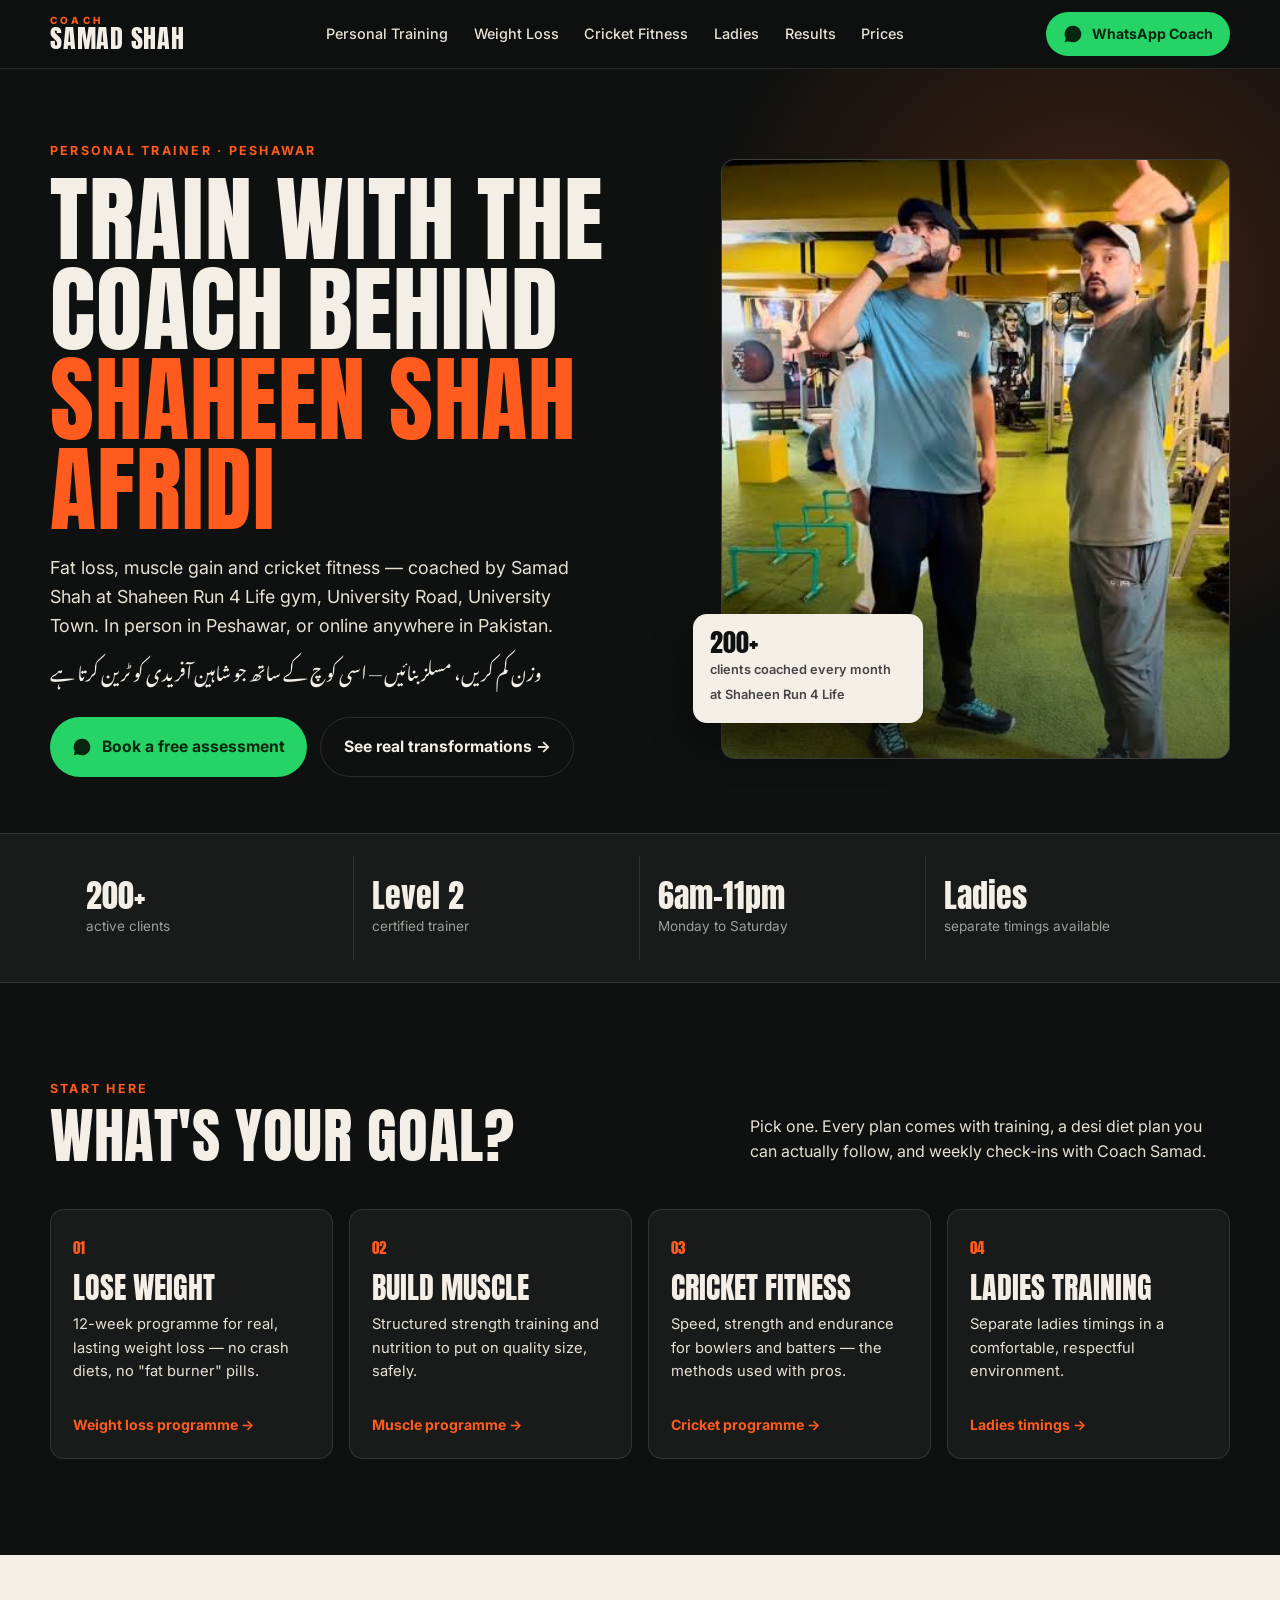
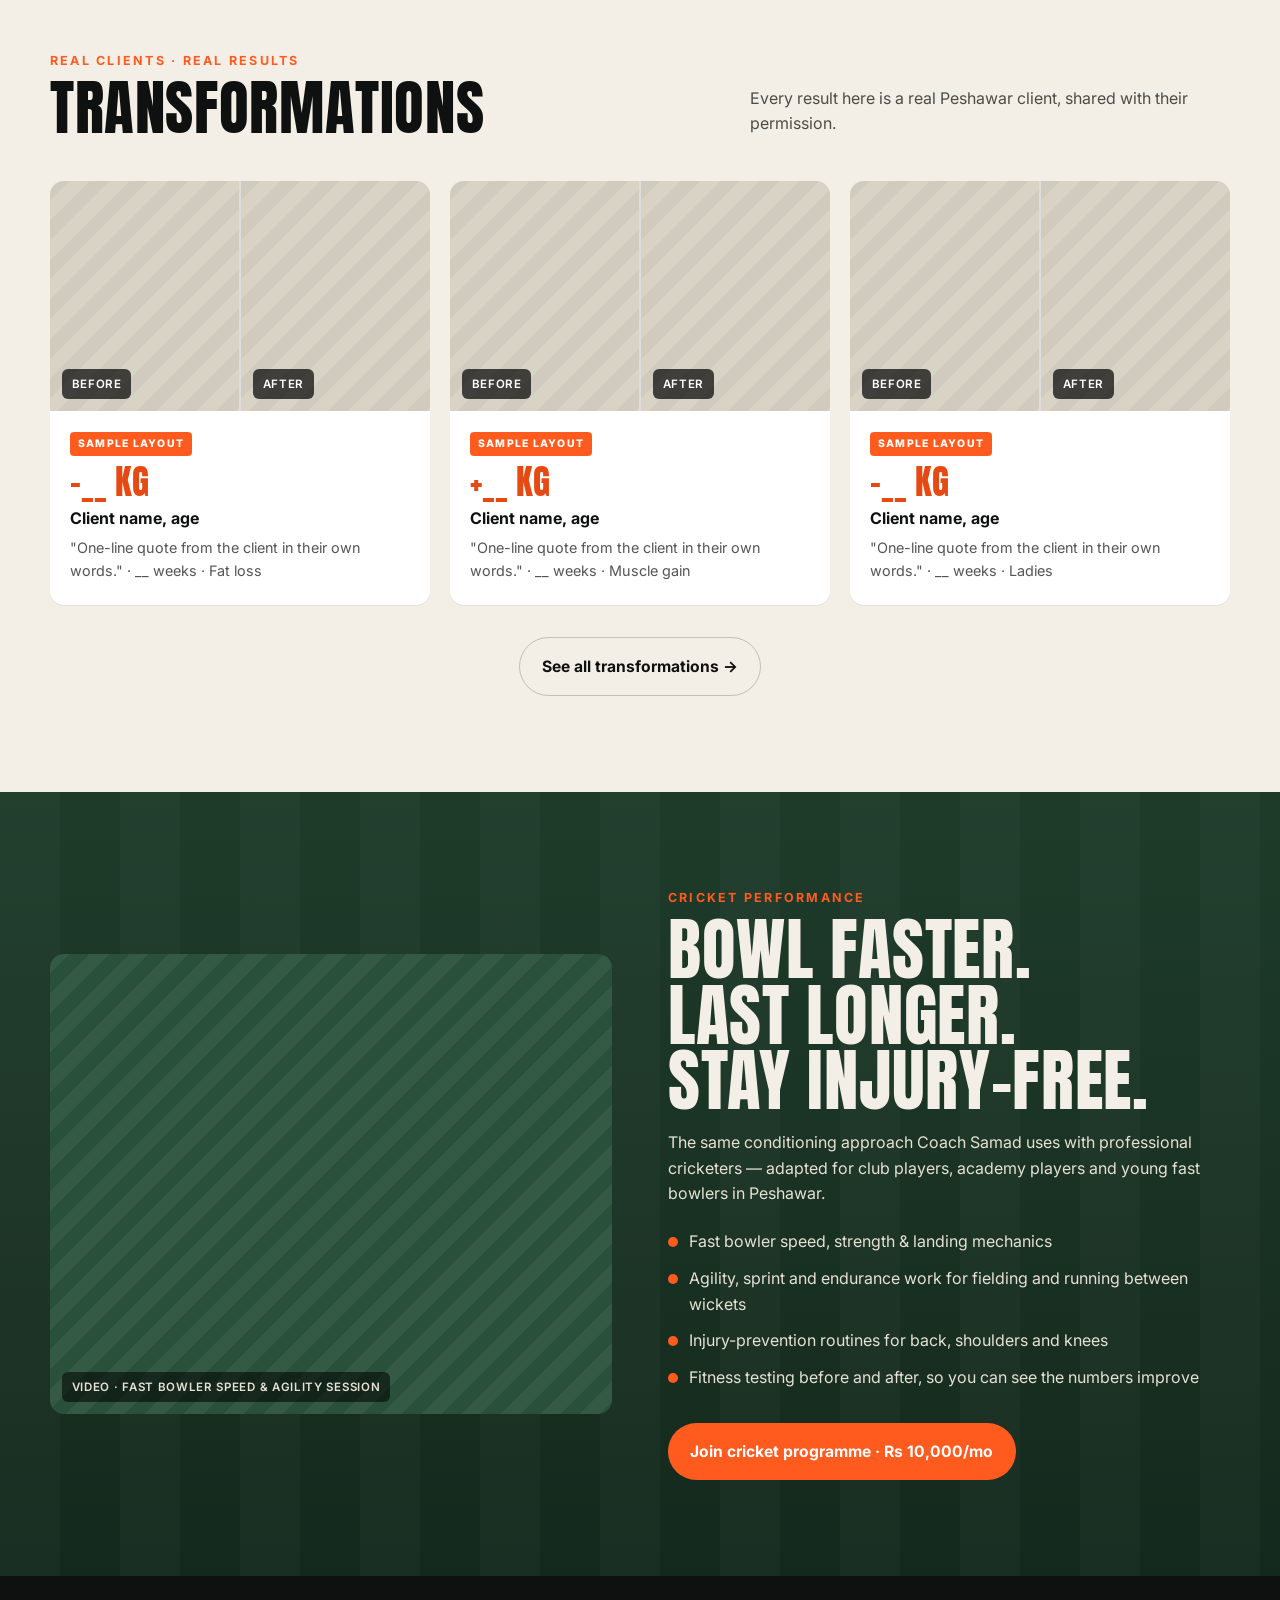
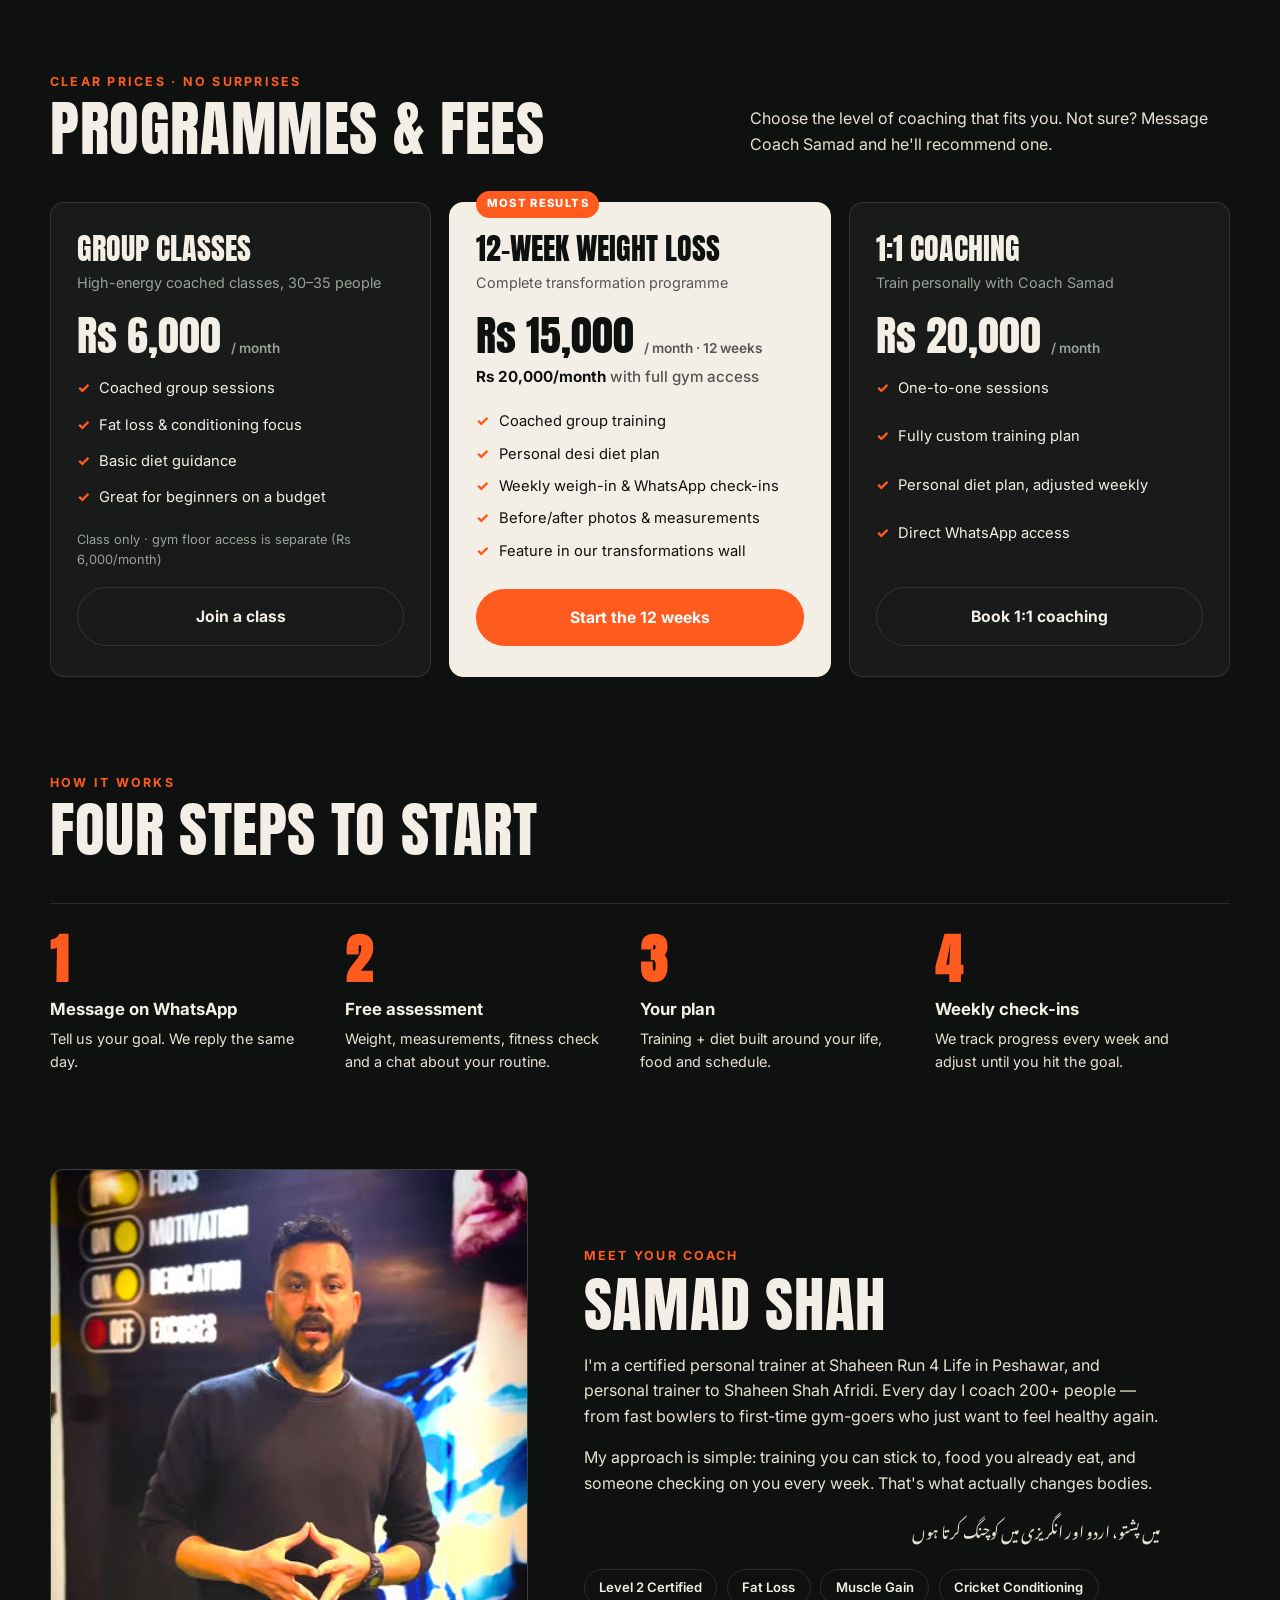
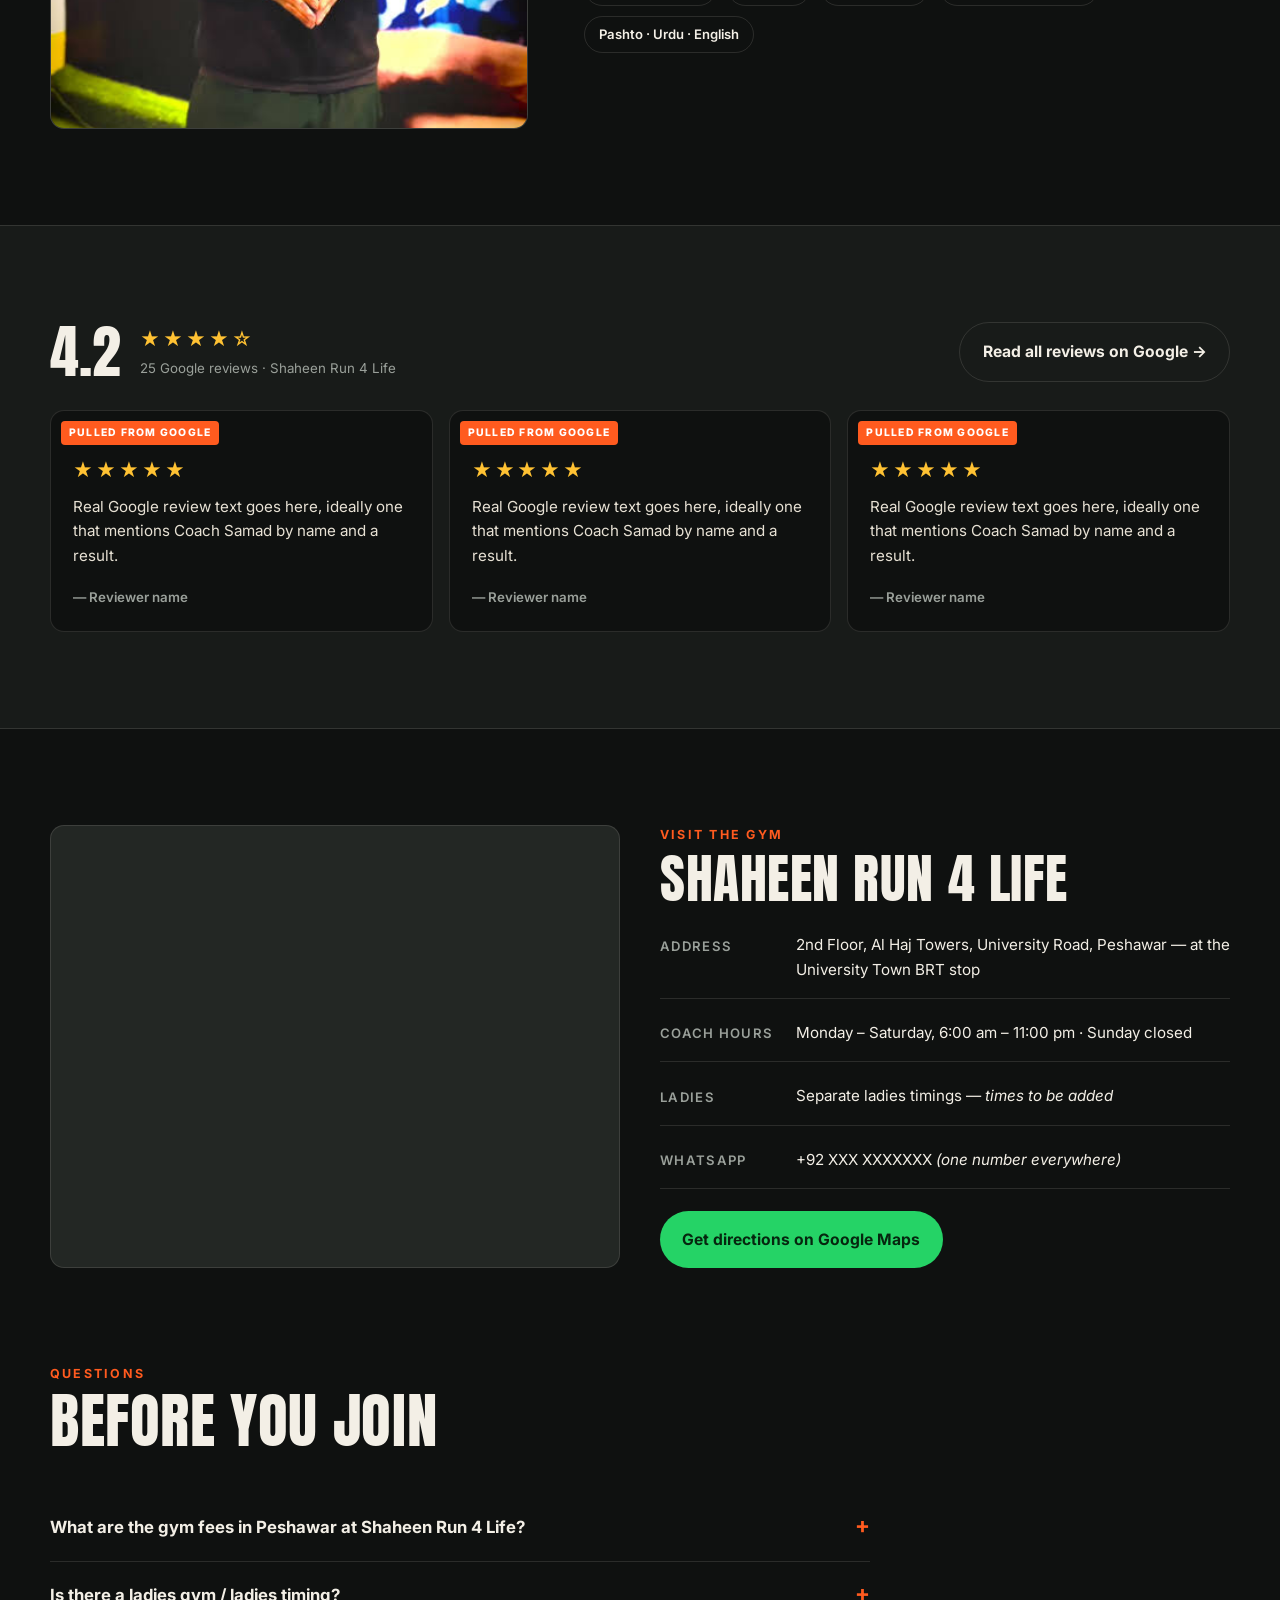
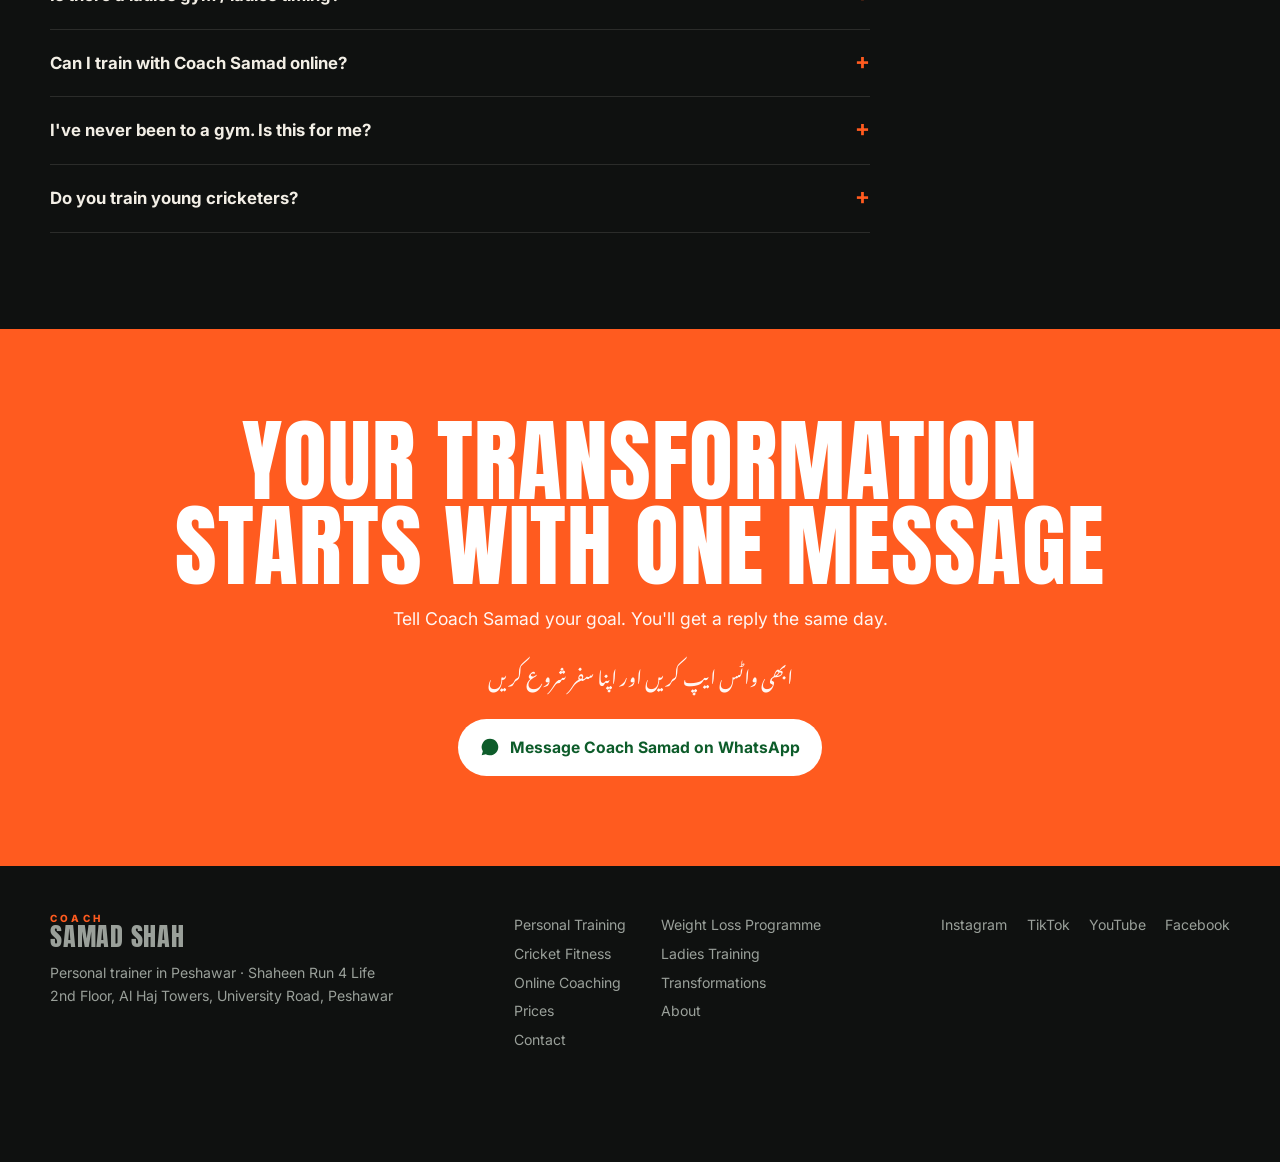
<file: index.html>
<!doctype html>
<html lang="en">
<head>
<meta charset="utf-8">
<meta name="viewport" content="width=device-width, initial-scale=1">
<title>Personal Trainer & Gym in Peshawar | Coach Samad Shah</title>
<meta name="description" content="Train with Shaheen Shah Afridi's personal trainer. Weight loss, muscle and cricket fitness at Shaheen Run 4 Life, University Town, Peshawar.">
<link rel="canonical" href="https://coachsamadshah.com/">
<meta property="og:title" content="Personal Trainer & Gym in Peshawar | Coach Samad Shah">
<meta property="og:description" content="Train with Shaheen Shah Afridi's personal trainer. Weight loss, muscle and cricket fitness at Shaheen Run 4 Life, University Town, Peshawar.">
<meta property="og:image" content="https://coachsamadshah.com/images/hero-samad-shaheen.jpg">
<meta property="og:type" content="website">
<link rel="preconnect" href="https://fonts.googleapis.com">
<link rel="preconnect" href="https://fonts.gstatic.com" crossorigin>
<link href="https://fonts.googleapis.com/css2?family=Anton&family=Inter:wght@400;500;600;700;800&family=Noto+Nastaliq+Urdu:wght@500;700&display=swap" rel="stylesheet">
<link rel="stylesheet" href="css/styles.css">
</head>
<body>

<header class="nav">
  <div class="wrap">
    <a href="./" class="logo" aria-label="Coach Samad Shah home"><small>COACH</small><b>SAMAD SHAH</b></a>
    <ul>
      <li><a href="personal-training.html" data-nav="personal-training">Personal Training</a></li>
      <li><a href="weight-loss.html" data-nav="weight-loss">Weight Loss</a></li>
      <li><a href="cricket-fitness.html" data-nav="cricket-fitness">Cricket Fitness</a></li>
      <li><a href="ladies-training.html" data-nav="ladies-training">Ladies</a></li>
      <li><a href="transformations.html" data-nav="transformations">Results</a></li>
      <li><a href="prices.html" data-nav="prices">Prices</a></li>
    </ul>
    <div style="display:flex;gap:.6rem;align-items:center">
      <a class="btn btn-wa" href="https://wa.me/92XXXXXXXXXX?text=Assalam%20o%20Alaikum%20Coach%20Samad%2C%20I%20want%20to%20start%20training">
        <svg class="wa-ico" viewBox="0 0 24 24" fill="currentColor"><path d="M12 2a10 10 0 0 0-8.6 15.1L2 22l5-1.3A10 10 0 1 0 12 2Z"/></svg>
        WhatsApp Coach
      </a>
      <details class="menu">
        <summary aria-label="Open menu"><span></span></summary>
        <nav>
          <a href="./" data-nav="index" class="active">Home</a>
          <a href="personal-training.html" data-nav="personal-training">Personal Training</a>
          <a href="weight-loss.html" data-nav="weight-loss">12-Week Weight Loss</a>
          <a href="cricket-fitness.html" data-nav="cricket-fitness">Cricket Fitness</a>
          <a href="ladies-training.html" data-nav="ladies-training">Ladies Training</a>
          <a href="online-coaching.html" data-nav="online-coaching">Online Coaching</a>
          <a href="transformations.html" data-nav="transformations">Transformations</a>
          <a href="prices.html" data-nav="prices">Prices</a>
          <a href="about.html" data-nav="about">About Samad</a>
          <a href="contact.html" data-nav="contact">Contact &amp; Location</a>
        </nav>
      </details>
    </div>
  </div>
</header>

<section class="hero">
  <div class="wrap">
    <div>
      <div class="eyebrow">Personal Trainer · Peshawar</div>
      <h1 class="h-display">Train with the coach behind <em>Shaheen Shah Afridi</em></h1>
      <p class="lead">Fat loss, muscle gain and cricket fitness — coached by Samad Shah at Shaheen Run 4 Life gym, University Road, University Town. In person in Peshawar, or online anywhere in Pakistan.</p>
      <p class="urdu">وزن کم کریں، مسلز بنائیں — اسی کوچ کے ساتھ جو شاہین آفریدی کو ٹرین کرتا ہے</p>
      <div class="ctas">
        <a class="btn btn-wa" href="https://wa.me/92XXXXXXXXXX?text=I%20want%20a%20free%20assessment">
          <svg class="wa-ico" viewBox="0 0 24 24" fill="currentColor"><path d="M12 2a10 10 0 0 0-8.6 15.1L2 22l5-1.3A10 10 0 1 0 12 2Z"/></svg>
          Book a free assessment
        </a>
        <a class="btn btn-ghost" href="#results">See real transformations →</a>
      </div>    </div>
    <div class="hero-media">
      <div class="photo hero-photo"><img src="images/hero-samad-shaheen.jpg" width="415" height="739" alt="Coach Samad Shah coaching Shaheen Shah Afridi at Shaheen Run 4 Life gym, Peshawar" fetchpriority="high"></div>
      <div class="hero-badge"><b>200+</b><small>clients coached every month at Shaheen Run 4 Life</small></div>
    </div>
  </div>
</section>

<!-- PROOF STRIP -->
<div class="proof">
  <div class="wrap">
    <div><b>200+</b><span>active clients</span></div>
    <div><b>Level 2</b><span>certified trainer</span></div>
    <div><b>6am–11pm</b><span>Monday to Saturday</span></div>
    <div><b>Ladies</b><span>separate timings available</span></div>
  </div>
</div>

<!-- GOALS -->
<section id="goals">
  <div class="wrap">
    <div class="sec-head">
      <div><div class="eyebrow">Start here</div><h2 class="h-display">What's your goal?</h2></div>
      <p>Pick one. Every plan comes with training, a desi diet plan you can actually follow, and weekly check-ins with Coach Samad.</p>
    </div>
    <div class="goals">
      <a class="goal" href="weight-loss.html"><span class="num">01</span><h3>Lose Weight</h3><p>12-week programme for real, lasting weight loss — no crash diets, no "fat burner" pills.</p><span class="go">Weight loss programme →</span></a>
      <a class="goal" href="personal-training.html"><span class="num">02</span><h3>Build Muscle</h3><p>Structured strength training and nutrition to put on quality size, safely.</p><span class="go">Muscle programme →</span></a>
      <a class="goal" href="cricket-fitness.html"><span class="num">03</span><h3>Cricket Fitness</h3><p>Speed, strength and endurance for bowlers and batters — the methods used with pros.</p><span class="go">Cricket programme →</span></a>
      <a class="goal" href="ladies-training.html"><span class="num">04</span><h3>Ladies Training</h3><p>Separate ladies timings in a comfortable, respectful environment.</p><span class="go">Ladies timings →</span></a>
    </div>
  </div>
</section>

<!-- TRANSFORMATIONS -->
<section class="tx" id="results">
  <div class="wrap">
    <div class="sec-head">
      <div><div class="eyebrow">Real clients · real results</div><h2 class="h-display">Transformations</h2></div>
      <p>Every result here is a real Peshawar client, shared with their permission.</p>
    </div>
    <div class="tx-grid">
      <article class="tx-card">
        <div class="tx-pair"><div class="ph"><span>Before</span></div><div class="ph"><span>After</span></div></div>
        <div class="tx-body"><span class="tag-ph" style="position:static;display:inline-block;margin-bottom:8px">SAMPLE LAYOUT</span><div class="tx-stat">−__ KG</div><h4>Client name, age</h4><p>"One-line quote from the client in their own words." · __ weeks · Fat loss</p></div>
      </article>
      <article class="tx-card">
        <div class="tx-pair"><div class="ph"><span>Before</span></div><div class="ph"><span>After</span></div></div>
        <div class="tx-body"><span class="tag-ph" style="position:static;display:inline-block;margin-bottom:8px">SAMPLE LAYOUT</span><div class="tx-stat">+__ KG</div><h4>Client name, age</h4><p>"One-line quote from the client in their own words." · __ weeks · Muscle gain</p></div>
      </article>
      <article class="tx-card">
        <div class="tx-pair"><div class="ph"><span>Before</span></div><div class="ph"><span>After</span></div></div>
        <div class="tx-body"><span class="tag-ph" style="position:static;display:inline-block;margin-bottom:8px">SAMPLE LAYOUT</span><div class="tx-stat">−__ KG</div><h4>Client name, age</h4><p>"One-line quote from the client in their own words." · __ weeks · Ladies</p></div>
      </article>
    </div>
    <div class="tx-more"><a class="btn btn-ghost" href="transformations.html">See all transformations →</a></div>
  </div>
</section>

<!-- CRICKET -->
<section class="cricket" id="cricket">
  <div class="wrap">
    <div class="ph"><span>Video · fast bowler speed &amp; agility session</span></div>
    <div>
      <div class="eyebrow">Cricket performance</div>
      <h2 class="h-display">Bowl faster.<br>Last longer.<br>Stay injury-free.</h2>
      <p style="color:var(--bone-2)">The same conditioning approach Coach Samad uses with professional cricketers — adapted for club players, academy players and young fast bowlers in Peshawar.</p>
      <ul>
        <li>Fast bowler speed, strength &amp; landing mechanics</li>
        <li>Agility, sprint and endurance work for fielding and running between wickets</li>
        <li>Injury-prevention routines for back, shoulders and knees</li>
        <li>Fitness testing before and after, so you can see the numbers improve</li>
      </ul>
      <a class="btn btn-ember" href="https://wa.me/92XXXXXXXXXX?text=I%20want%20to%20join%20the%20cricket%20fitness%20programme">Join cricket programme · Rs 10,000/mo</a>
    </div>
  </div>
</section>

<!-- PROGRAMS / PRICING -->
<section id="pricing">
  <div class="wrap">
    <div class="sec-head">
      <div><div class="eyebrow">Clear prices · no surprises</div><h2 class="h-display">Programmes &amp; fees</h2></div>
      <p>Choose the level of coaching that fits you. Not sure? Message Coach Samad and he'll recommend one.</p>
    </div>
    <div class="prog-grid">
      <div class="prog">
        <h3>Group Classes</h3>
        <p class="who">High-energy coached classes, 30–35 people</p>
        <div class="price">Rs 6,000 <small>/ month</small></div>
        <ul><li>Coached group sessions</li><li>Fat loss &amp; conditioning focus</li><li>Basic diet guidance</li><li>Great for beginners on a budget</li></ul>
        <p class="fine">Class only · gym floor access is separate (Rs 6,000/month)</p>
        <a class="btn btn-ghost" href="https://wa.me/92XXXXXXXXXX?text=I%20want%20to%20join%20a%20group%20class">Join a class</a>
      </div>
      <div class="prog feature">
        <span class="badge">MOST RESULTS</span>
        <h3>12-Week Weight Loss</h3>
        <p class="who">Complete transformation programme</p>
        <div class="price">Rs 15,000 <small>/ month · 12 weeks</small></div>
        <p class="price-alt">Rs 20,000/month <span>with full gym access</span></p>
        <ul><li>Coached group training</li><li>Personal desi diet plan</li><li>Weekly weigh-in &amp; WhatsApp check-ins</li><li>Before/after photos &amp; measurements</li><li>Feature in our transformations wall</li></ul>
        <a class="btn btn-ember" href="weight-loss.html">Start the 12 weeks</a>
      </div>
      <div class="prog">
        <h3>1:1 Coaching</h3>
        <p class="who">Train personally with Coach Samad</p>
        <div class="price">Rs 20,000 <small>/ month</small></div>
        <ul><li>One-to-one sessions</li><li>Fully custom training plan</li><li>Personal diet plan, adjusted weekly</li><li>Direct WhatsApp access</li></ul>
        <a class="btn btn-ghost" href="personal-training.html">Book 1:1 coaching</a>
      </div>
    </div>
  </div>
</section>

<!-- HOW IT WORKS -->
<section style="padding-top:0">
  <div class="wrap">
    <div class="sec-head"><div><div class="eyebrow">How it works</div><h2 class="h-display">Four steps to start</h2></div></div>
    <div class="steps">
      <div class="step"><b>1</b><h4>Message on WhatsApp</h4><p>Tell us your goal. We reply the same day.</p></div>
      <div class="step"><b>2</b><h4>Free assessment</h4><p>Weight, measurements, fitness check and a chat about your routine.</p></div>
      <div class="step"><b>3</b><h4>Your plan</h4><p>Training + diet built around your life, food and schedule.</p></div>
      <div class="step"><b>4</b><h4>Weekly check-ins</h4><p>We track progress every week and adjust until you hit the goal.</p></div>
    </div>
  </div>
</section>

<!-- ABOUT -->
<section class="about" style="padding-top:0">
  <div class="wrap">
    <div class="photo about-photo"><img src="images/coach-portrait.jpg" width="415" height="739" alt="Coach Samad Shah, personal trainer in Peshawar" loading="lazy"></div>
    <div>
      <div class="eyebrow">Meet your coach</div>
      <h2 class="h-display">Samad Shah</h2>
      <p>I'm a certified personal trainer at Shaheen Run 4 Life in Peshawar, and personal trainer to Shaheen Shah Afridi. Every day I coach 200+ people — from fast bowlers to first-time gym-goers who just want to feel healthy again.</p>
      <p>My approach is simple: training you can stick to, food you already eat, and someone checking on you every week. That's what actually changes bodies.</p>
      <p class="urdu" style="text-align:right">میں پشتو، اردو اور انگریزی میں کوچنگ کرتا ہوں</p>
      <div class="creds"><span>Level 2 Certified</span><span>Fat Loss</span><span>Muscle Gain</span><span>Cricket Conditioning</span><span>Pashto · Urdu · English</span></div>    </div>
  </div>
</section>

<!-- REVIEWS -->
<section class="reviews">
  <div class="wrap">
    <div class="rev-top">
      <span class="score">4.2</span>
      <div><div class="stars">★★★★☆</div><small style="color:var(--muted)">25 Google reviews · Shaheen Run 4 Life</small></div>
      <a class="btn btn-ghost" style="margin-left:auto" href="https://www.google.com/maps/search/?api=1&query=Shaheen+Run+4+Life+(Fitness+Gym)+Peshawar" target="_blank" rel="noopener">Read all reviews on Google →</a>
    </div>
    <div class="rev-grid">
      <div class="rev"><span class="tag-ph">PULLED FROM GOOGLE</span><div class="stars" style="margin-top:22px">★★★★★</div><p>Real Google review text goes here, ideally one that mentions Coach Samad by name and a result.</p><small>— Reviewer name</small></div>
      <div class="rev"><span class="tag-ph">PULLED FROM GOOGLE</span><div class="stars" style="margin-top:22px">★★★★★</div><p>Real Google review text goes here, ideally one that mentions Coach Samad by name and a result.</p><small>— Reviewer name</small></div>
      <div class="rev"><span class="tag-ph">PULLED FROM GOOGLE</span><div class="stars" style="margin-top:22px">★★★★★</div><p>Real Google review text goes here, ideally one that mentions Coach Samad by name and a result.</p><small>— Reviewer name</small></div>
    </div>
  </div>
</section>

<!-- VISIT -->
<section class="visit" id="visit">
  <div class="wrap">
    <div class="map">
      <iframe title="Map: Shaheen Run 4 Life gym, Al Haj Towers, University Road, Peshawar"
        src="https://maps.google.com/maps?q=Shaheen%20Run%204%20Life%20(Fitness%20Gym)%2C%20Al%20Haj%20Towers%2C%20University%20Rd%2C%20Peshawar&ll=34.0003999,71.4976911&z=16&output=embed"
        loading="lazy" referrerpolicy="no-referrer-when-downgrade" allowfullscreen></iframe>
    </div>
    <div class="info">
      <div><div class="eyebrow">Visit the gym</div><h2 class="h-display">Shaheen Run 4 Life</h2></div>
      <div class="info-row"><b>Address</b><span>2nd Floor, Al Haj Towers, University Road, Peshawar — at the University Town BRT stop</span></div>
      <div class="info-row"><b>Coach hours</b><span>Monday – Saturday, 6:00 am – 11:00 pm · Sunday closed</span></div>
      <div class="info-row"><b>Ladies</b><span>Separate ladies timings — <i>times to be added</i></span></div>
      <div class="info-row"><b>WhatsApp</b><span>+92 XXX XXXXXXX <i>(one number everywhere)</i></span></div>
      <a class="btn btn-wa" style="justify-self:start" href="https://www.google.com/maps/dir/?api=1&destination=Shaheen+Run+4+Life+(Fitness+Gym)+Peshawar" target="_blank" rel="noopener">Get directions on Google Maps</a>
    </div>
  </div>
</section>

<!-- FAQ -->
<section style="padding-top:0">
  <div class="wrap">
    <div class="sec-head"><div><div class="eyebrow">Questions</div><h2 class="h-display">Before you join</h2></div></div>
    <div class="faq">
      <details><summary>What are the gym fees in Peshawar at Shaheen Run 4 Life?</summary><p>Gym membership is Rs 6,000 per month. Group classes, 1:1 coaching and the cricket programme are listed in the prices section above.</p></details>
      <details><summary>Is there a ladies gym / ladies timing?</summary><p>Yes — we have separate ladies timings in a comfortable environment. Message us on WhatsApp for the current schedule.</p></details>
      <details><summary>Can I train with Coach Samad online?</summary><p>Yes. Online coaching includes a custom training plan, a desi diet plan and weekly WhatsApp check-ins, anywhere in Pakistan or abroad.</p></details>
      <details><summary>I've never been to a gym. Is this for me?</summary><p>Absolutely. Most of our clients started as complete beginners. Your plan starts at your level and builds up safely.</p></details>
      <details><summary>Do you train young cricketers?</summary><p>Yes — our cricket fitness programme works with academy and club players, including young fast bowlers.</p></details>
    </div>
  </div>
</section>

<!-- FINAL CTA -->
<section class="final">
  <div class="wrap">
    <h2 class="h-display">Your transformation<br>starts with one message</h2>
    <p>Tell Coach Samad your goal. You'll get a reply the same day.</p>
    <p class="urdu">ابھی واٹس ایپ کریں اور اپنا سفر شروع کریں</p>
    <a class="btn btn-wa" href="https://wa.me/92XXXXXXXXXX">
      <svg class="wa-ico" viewBox="0 0 24 24" fill="currentColor"><path d="M12 2a10 10 0 0 0-8.6 15.1L2 22l5-1.3A10 10 0 1 0 12 2Z"/></svg>
      Message Coach Samad on WhatsApp
    </a>
  </div>
</section>


<script type="application/ld+json">
{
  "@context": "https://schema.org",
  "@graph": [
    {
      "@type": "HealthClub",
      "@id": "https://coachsamadshah.com/#gym",
      "name": "Shaheen Run 4 Life",
      "url": "https://coachsamadshah.com/",
      "image": "https://coachsamadshah.com/images/hero-samad-shaheen.jpg",
      "priceRange": "Rs 6,000 – Rs 20,000 per month",
      "address": {
        "@type": "PostalAddress",
        "streetAddress": "2nd Floor, Al Haj Towers, University Road, University Town",
        "addressLocality": "Peshawar",
        "addressRegion": "Khyber Pakhtunkhwa",
        "addressCountry": "PK"
      },
      "geo": {"@type": "GeoCoordinates", "latitude": 34.0003999, "longitude": 71.4976911},
      "openingHoursSpecification": [{
        "@type": "OpeningHoursSpecification",
        "dayOfWeek": ["Monday","Tuesday","Wednesday","Thursday","Friday","Saturday"],
        "opens": "06:00", "closes": "23:00"
      }]
    },
    {
      "@type": "Person",
      "@id": "https://coachsamadshah.com/#samad",
      "name": "Samad Shah",
      "alternateName": "Syed Samad Ali Shah",
      "jobTitle": "Personal Trainer",
      "worksFor": {"@id": "https://coachsamadshah.com/#gym"},
      "url": "https://coachsamadshah.com/about.html",
      "image": "https://coachsamadshah.com/images/coach-portrait.jpg",
      "knowsLanguage": ["ps", "ur", "en"],
      "sameAs": ["https://www.instagram.com/s.samad76/", "https://www.tiktok.com/@officialsamad10", "https://www.youtube.com/@samadfitnesstrainer"]
    }
  ]
}
</script>


<footer>
  <div class="wrap">
    <div>
      <div class="logo"><small>COACH</small><b>SAMAD SHAH</b></div>
      <p style="margin-top:.8rem">Personal trainer in Peshawar · Shaheen Run 4 Life<br>2nd Floor, Al Haj Towers, University Road, Peshawar</p>
    </div>
    <div class="foot-links">
      <a href="personal-training.html">Personal Training</a>
      <a href="weight-loss.html">Weight Loss Programme</a>
      <a href="cricket-fitness.html">Cricket Fitness</a>
      <a href="ladies-training.html">Ladies Training</a>
      <a href="online-coaching.html">Online Coaching</a>
      <a href="transformations.html">Transformations</a>
      <a href="prices.html">Prices</a>
      <a href="about.html">About</a>
      <a href="contact.html">Contact</a>
    </div>
    <div class="socials">
      <a href="https://www.instagram.com/s.samad76/" target="_blank" rel="noopener">Instagram</a>
      <a href="https://www.tiktok.com/@officialsamad10" target="_blank" rel="noopener">TikTok</a>
      <a href="https://www.youtube.com/@samadfitnesstrainer" target="_blank" rel="noopener">YouTube</a>
      <a href="https://www.facebook.com/ShaheenRun4Life/" target="_blank" rel="noopener">Facebook</a>
    </div>
  </div>
</footer>

<div class="wa-bar"><a class="btn btn-wa" href="https://wa.me/92XXXXXXXXXX">
  <svg class="wa-ico" viewBox="0 0 24 24" fill="currentColor"><path d="M12 2a10 10 0 0 0-8.6 15.1L2 22l5-1.3A10 10 0 1 0 12 2Z"/></svg>
  WhatsApp Coach Samad</a></div>

</body>
</html>
</file>
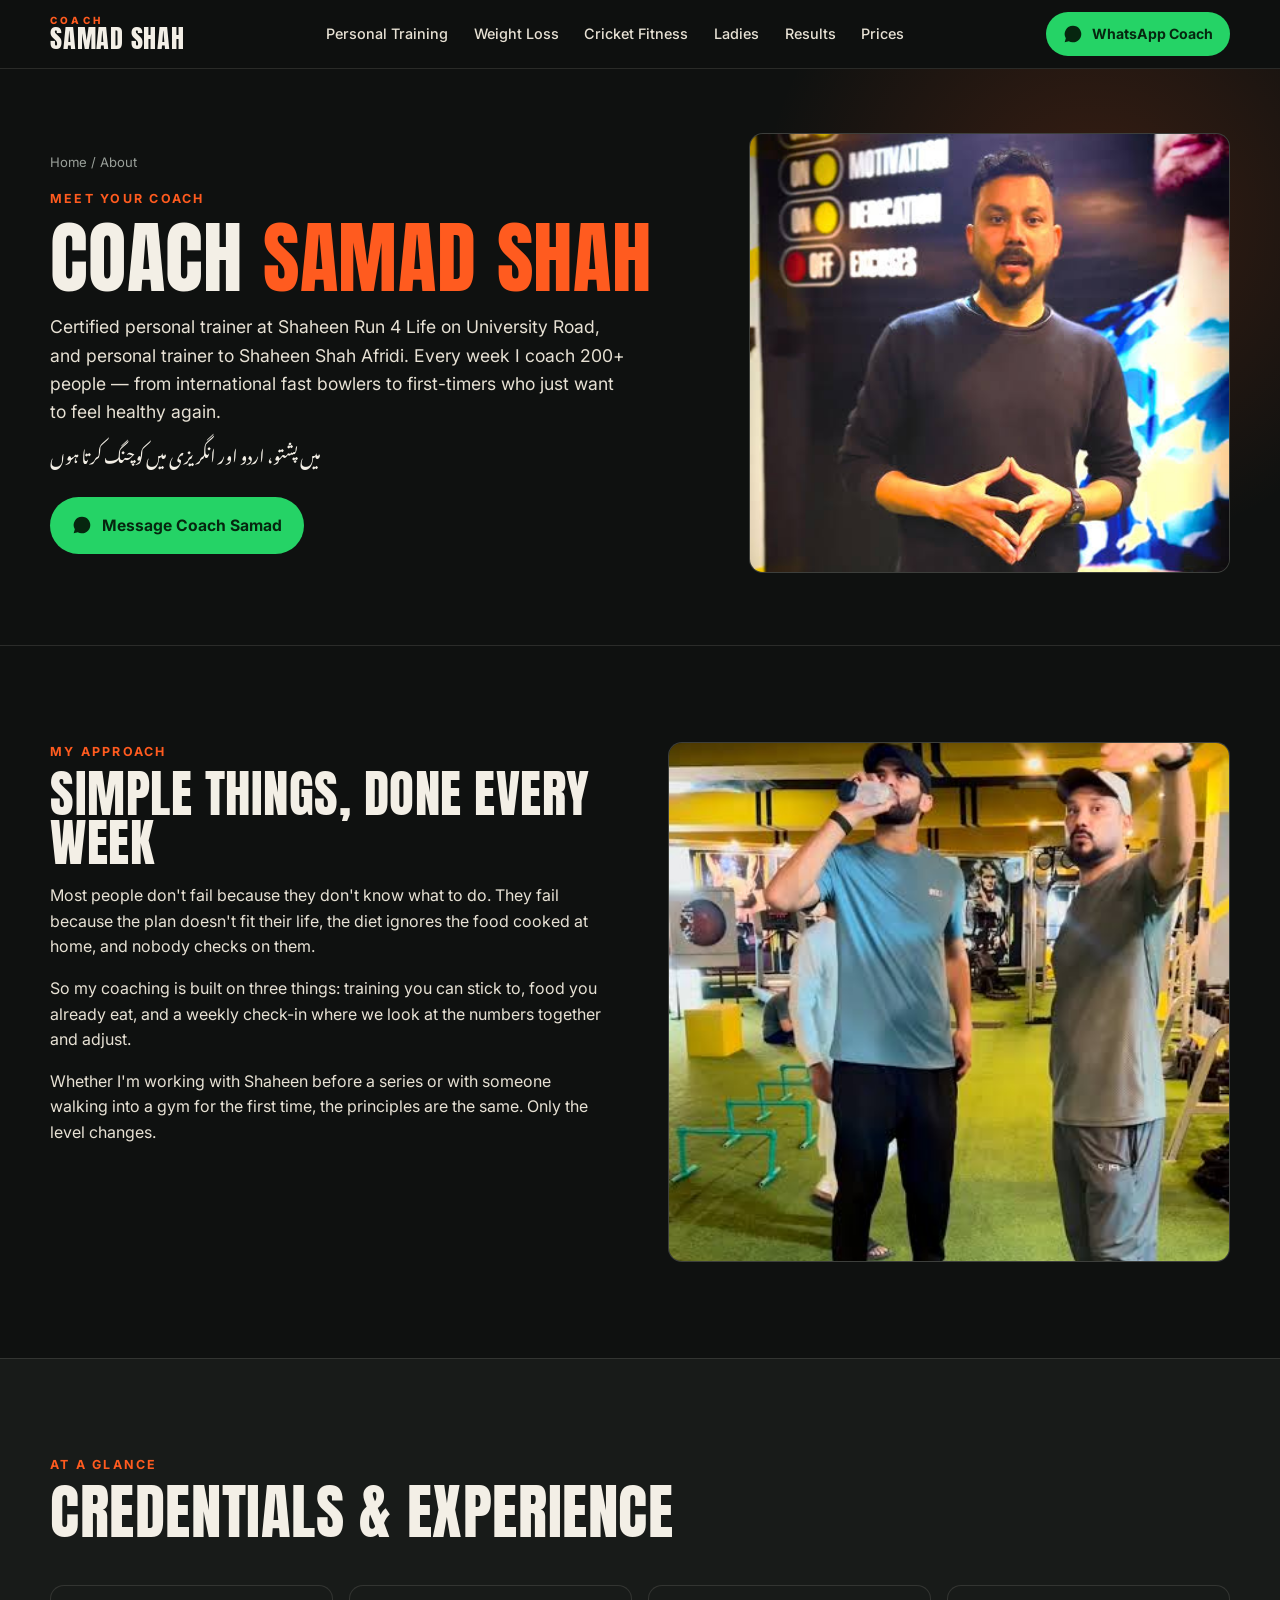
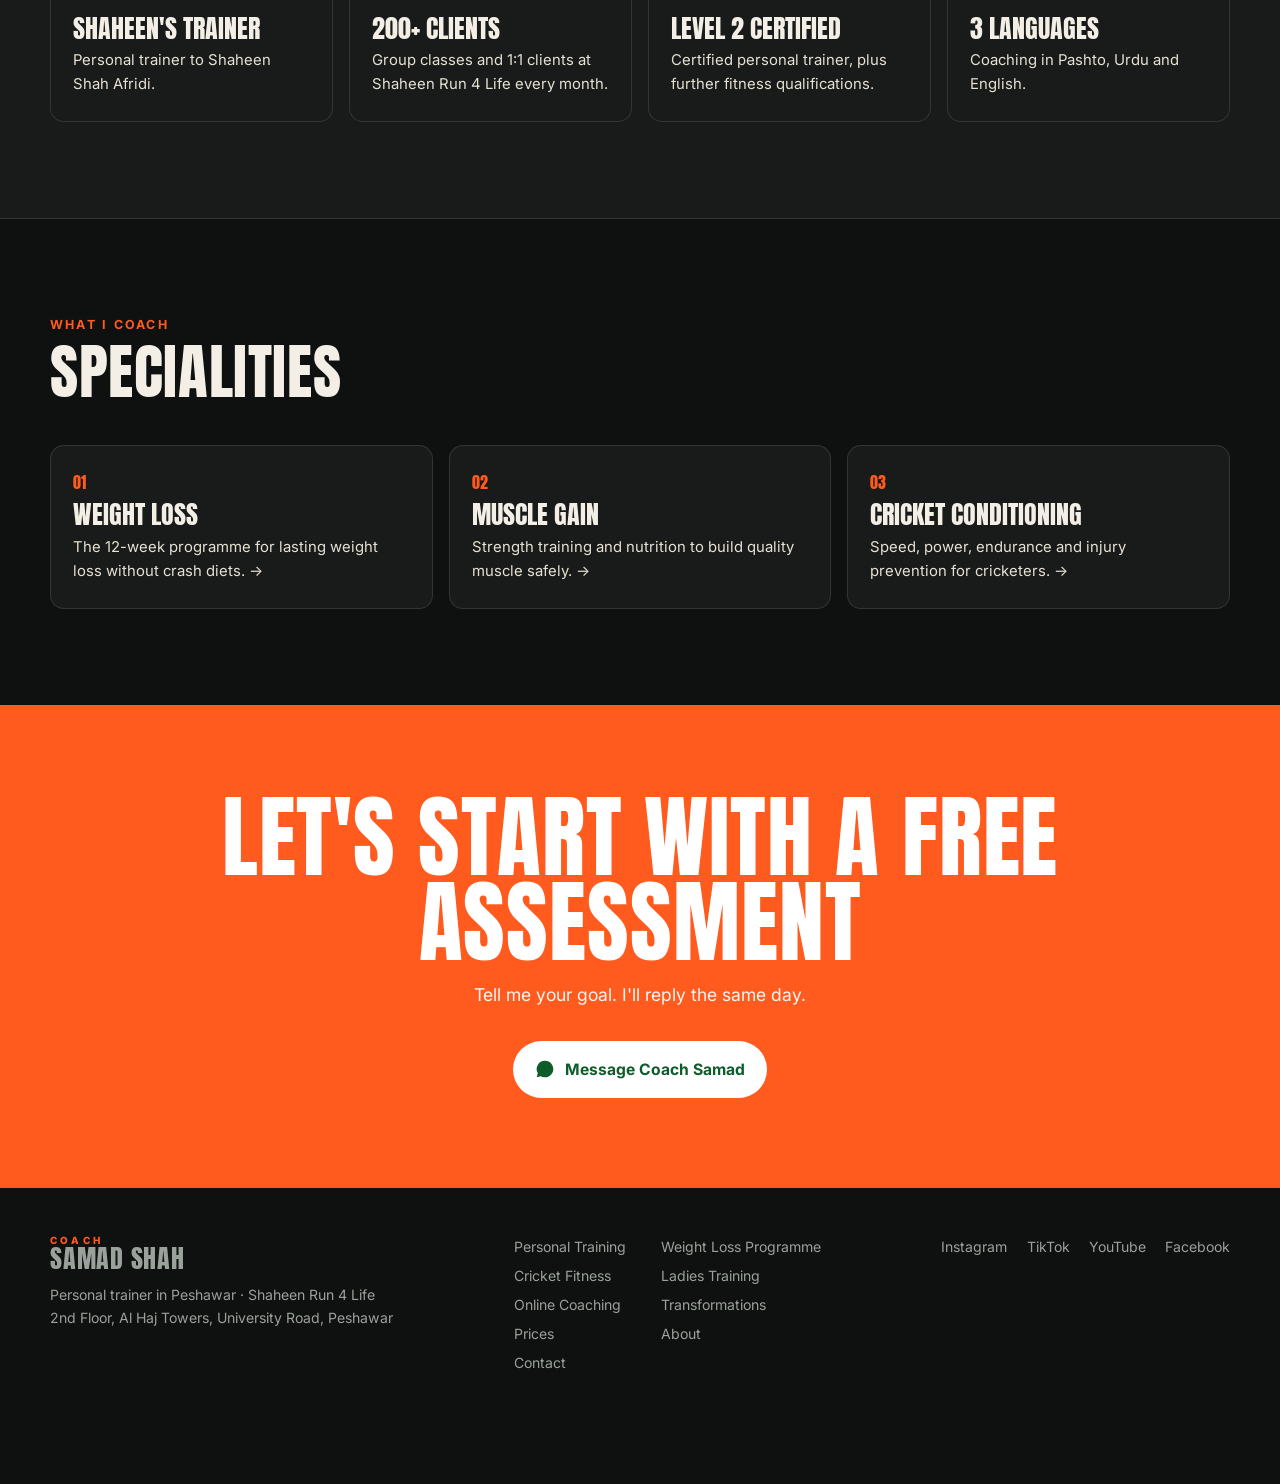
<file: about.html>
<!doctype html>
<html lang="en">
<head>
<meta charset="utf-8">
<meta name="viewport" content="width=device-width, initial-scale=1">
<title>About Coach Samad Shah | Shaheen Afridi's Personal Trainer</title>
<meta name="description" content="Meet Coach Samad Shah, certified trainer at Shaheen Run 4 Life, Peshawar and personal trainer to Shaheen Shah Afridi. Coaching in Pashto, Urdu, English.">
<link rel="canonical" href="https://coachsamadshah.com/about.html">
<meta property="og:title" content="About Coach Samad Shah | Shaheen Afridi's Personal Trainer">
<meta property="og:description" content="Meet Coach Samad Shah, certified trainer at Shaheen Run 4 Life, Peshawar and personal trainer to Shaheen Shah Afridi. Coaching in Pashto, Urdu, English.">
<meta property="og:image" content="https://coachsamadshah.com/images/hero-samad-shaheen.jpg">
<meta property="og:type" content="website">
<link rel="preconnect" href="https://fonts.googleapis.com">
<link rel="preconnect" href="https://fonts.gstatic.com" crossorigin>
<link href="https://fonts.googleapis.com/css2?family=Anton&family=Inter:wght@400;500;600;700;800&family=Noto+Nastaliq+Urdu:wght@500;700&display=swap" rel="stylesheet">
<link rel="stylesheet" href="css/styles.css">
</head>
<body>

<header class="nav">
  <div class="wrap">
    <a href="./" class="logo" aria-label="Coach Samad Shah home"><small>COACH</small><b>SAMAD SHAH</b></a>
    <ul>
      <li><a href="personal-training.html" data-nav="personal-training">Personal Training</a></li>
      <li><a href="weight-loss.html" data-nav="weight-loss">Weight Loss</a></li>
      <li><a href="cricket-fitness.html" data-nav="cricket-fitness">Cricket Fitness</a></li>
      <li><a href="ladies-training.html" data-nav="ladies-training">Ladies</a></li>
      <li><a href="transformations.html" data-nav="transformations">Results</a></li>
      <li><a href="prices.html" data-nav="prices">Prices</a></li>
    </ul>
    <div style="display:flex;gap:.6rem;align-items:center">
      <a class="btn btn-wa" href="https://wa.me/92XXXXXXXXXX?text=Assalam%20o%20Alaikum%20Coach%20Samad%2C%20I%20want%20to%20start%20training">
        <svg class="wa-ico" viewBox="0 0 24 24" fill="currentColor"><path d="M12 2a10 10 0 0 0-8.6 15.1L2 22l5-1.3A10 10 0 1 0 12 2Z"/></svg>
        WhatsApp Coach
      </a>
      <details class="menu">
        <summary aria-label="Open menu"><span></span></summary>
        <nav>
          <a href="./" data-nav="index">Home</a>
          <a href="personal-training.html" data-nav="personal-training">Personal Training</a>
          <a href="weight-loss.html" data-nav="weight-loss">12-Week Weight Loss</a>
          <a href="cricket-fitness.html" data-nav="cricket-fitness">Cricket Fitness</a>
          <a href="ladies-training.html" data-nav="ladies-training">Ladies Training</a>
          <a href="online-coaching.html" data-nav="online-coaching">Online Coaching</a>
          <a href="transformations.html" data-nav="transformations">Transformations</a>
          <a href="prices.html" data-nav="prices">Prices</a>
          <a href="about.html" data-nav="about" class="active">About Samad</a>
          <a href="contact.html" data-nav="contact">Contact &amp; Location</a>
        </nav>
      </details>
    </div>
  </div>
</header>

<section class="page-hero">
  <div class="wrap">
    <div>
      <div class="crumbs"><a href="./">Home</a> / About</div>
      <div class="eyebrow">Meet your coach</div>
      <h1 class="h-display">Coach <em>Samad Shah</em></h1>
      <p class="lead">Certified personal trainer at Shaheen Run 4 Life on University Road, and personal trainer to Shaheen Shah Afridi. Every week I coach 200+ people — from international fast bowlers to first-timers who just want to feel healthy again.</p>
      <p class="urdu">میں پشتو، اردو اور انگریزی میں کوچنگ کرتا ہوں</p>
      <div class="ctas">
        <a class="btn btn-wa" href="https://wa.me/92XXXXXXXXXX?text=Assalam%20o%20Alaikum%20Coach%20Samad"><svg class="wa-ico" viewBox="0 0 24 24" fill="currentColor"><path d="M12 2a10 10 0 0 0-8.6 15.1L2 22l5-1.3A10 10 0 1 0 12 2Z"/></svg>Message Coach Samad</a>
      </div>
    </div>
    <div class="photo"><img src="images/coach-portrait.jpg" width="415" height="739" alt="Coach Samad Shah at Shaheen Run 4 Life gym, Peshawar" fetchpriority="high" style="object-position:center 25%"></div>
  </div>
</section>

<section>
  <div class="wrap split">
    <div>
      <div class="eyebrow">My approach</div>
      <h2 class="h-display">Simple things, done every week</h2>
      <p>Most people don't fail because they don't know what to do. They fail because the plan doesn't fit their life, the diet ignores the food cooked at home, and nobody checks on them.</p>
      <p>So my coaching is built on three things: training you can stick to, food you already eat, and a weekly check-in where we look at the numbers together and adjust.</p>
      <p>Whether I'm working with Shaheen before a series or with someone walking into a gym for the first time, the principles are the same. Only the level changes.</p>
    </div>
    <div class="photo" style="min-height:520px"><img src="images/hero-samad-shaheen.jpg" width="415" height="739" alt="Coach Samad Shah coaching Shaheen Shah Afridi" loading="lazy" style="object-position:center 30%"></div>
  </div>
</section>

<section class="band">
  <div class="wrap">
    <div class="sec-head"><div><div class="eyebrow">At a glance</div><h2 class="h-display">Credentials &amp; experience</h2></div></div>
    <div class="cards four">
      <div class="card"><h3>Shaheen's trainer</h3><p>Personal trainer to Shaheen Shah Afridi.</p></div>
      <div class="card"><h3>200+ clients</h3><p>Group classes and 1:1 clients at Shaheen Run 4 Life every month.</p></div>
      <div class="card"><h3>Level 2 certified</h3><p>Certified personal trainer, plus further fitness qualifications.</p></div>
      <div class="card"><h3>3 languages</h3><p>Coaching in Pashto, Urdu and English.</p></div>
    </div>
  </div>
</section>

<section>
  <div class="wrap">
    <div class="sec-head"><div><div class="eyebrow">What I coach</div><h2 class="h-display">Specialities</h2></div></div>
    <div class="cards">
      <a class="card" href="weight-loss.html"><span class="num">01</span><h3>Weight loss</h3><p>The 12-week programme for lasting weight loss without crash diets. →</p></a>
      <a class="card" href="personal-training.html"><span class="num">02</span><h3>Muscle gain</h3><p>Strength training and nutrition to build quality muscle safely. →</p></a>
      <a class="card" href="cricket-fitness.html"><span class="num">03</span><h3>Cricket conditioning</h3><p>Speed, power, endurance and injury prevention for cricketers. →</p></a>
    </div>
  </div>
</section>

<section class="final">
  <div class="wrap">
    <h2 class="h-display">Let's start with a free assessment</h2>
    <p>Tell me your goal. I'll reply the same day.</p>
    <a class="btn btn-wa" href="https://wa.me/92XXXXXXXXXX?text=I%20want%20a%20free%20assessment"><svg class="wa-ico" viewBox="0 0 24 24" fill="currentColor"><path d="M12 2a10 10 0 0 0-8.6 15.1L2 22l5-1.3A10 10 0 1 0 12 2Z"/></svg>Message Coach Samad</a>
  </div>
</section>


<footer>
  <div class="wrap">
    <div>
      <div class="logo"><small>COACH</small><b>SAMAD SHAH</b></div>
      <p style="margin-top:.8rem">Personal trainer in Peshawar · Shaheen Run 4 Life<br>2nd Floor, Al Haj Towers, University Road, Peshawar</p>
    </div>
    <div class="foot-links">
      <a href="personal-training.html">Personal Training</a>
      <a href="weight-loss.html">Weight Loss Programme</a>
      <a href="cricket-fitness.html">Cricket Fitness</a>
      <a href="ladies-training.html">Ladies Training</a>
      <a href="online-coaching.html">Online Coaching</a>
      <a href="transformations.html">Transformations</a>
      <a href="prices.html">Prices</a>
      <a href="about.html">About</a>
      <a href="contact.html">Contact</a>
    </div>
    <div class="socials">
      <a href="https://www.instagram.com/s.samad76/" target="_blank" rel="noopener">Instagram</a>
      <a href="https://www.tiktok.com/@officialsamad10" target="_blank" rel="noopener">TikTok</a>
      <a href="https://www.youtube.com/@samadfitnesstrainer" target="_blank" rel="noopener">YouTube</a>
      <a href="https://www.facebook.com/ShaheenRun4Life/" target="_blank" rel="noopener">Facebook</a>
    </div>
  </div>
</footer>

<div class="wa-bar"><a class="btn btn-wa" href="https://wa.me/92XXXXXXXXXX">
  <svg class="wa-ico" viewBox="0 0 24 24" fill="currentColor"><path d="M12 2a10 10 0 0 0-8.6 15.1L2 22l5-1.3A10 10 0 1 0 12 2Z"/></svg>
  WhatsApp Coach Samad</a></div>

</body>
</html>
</file>
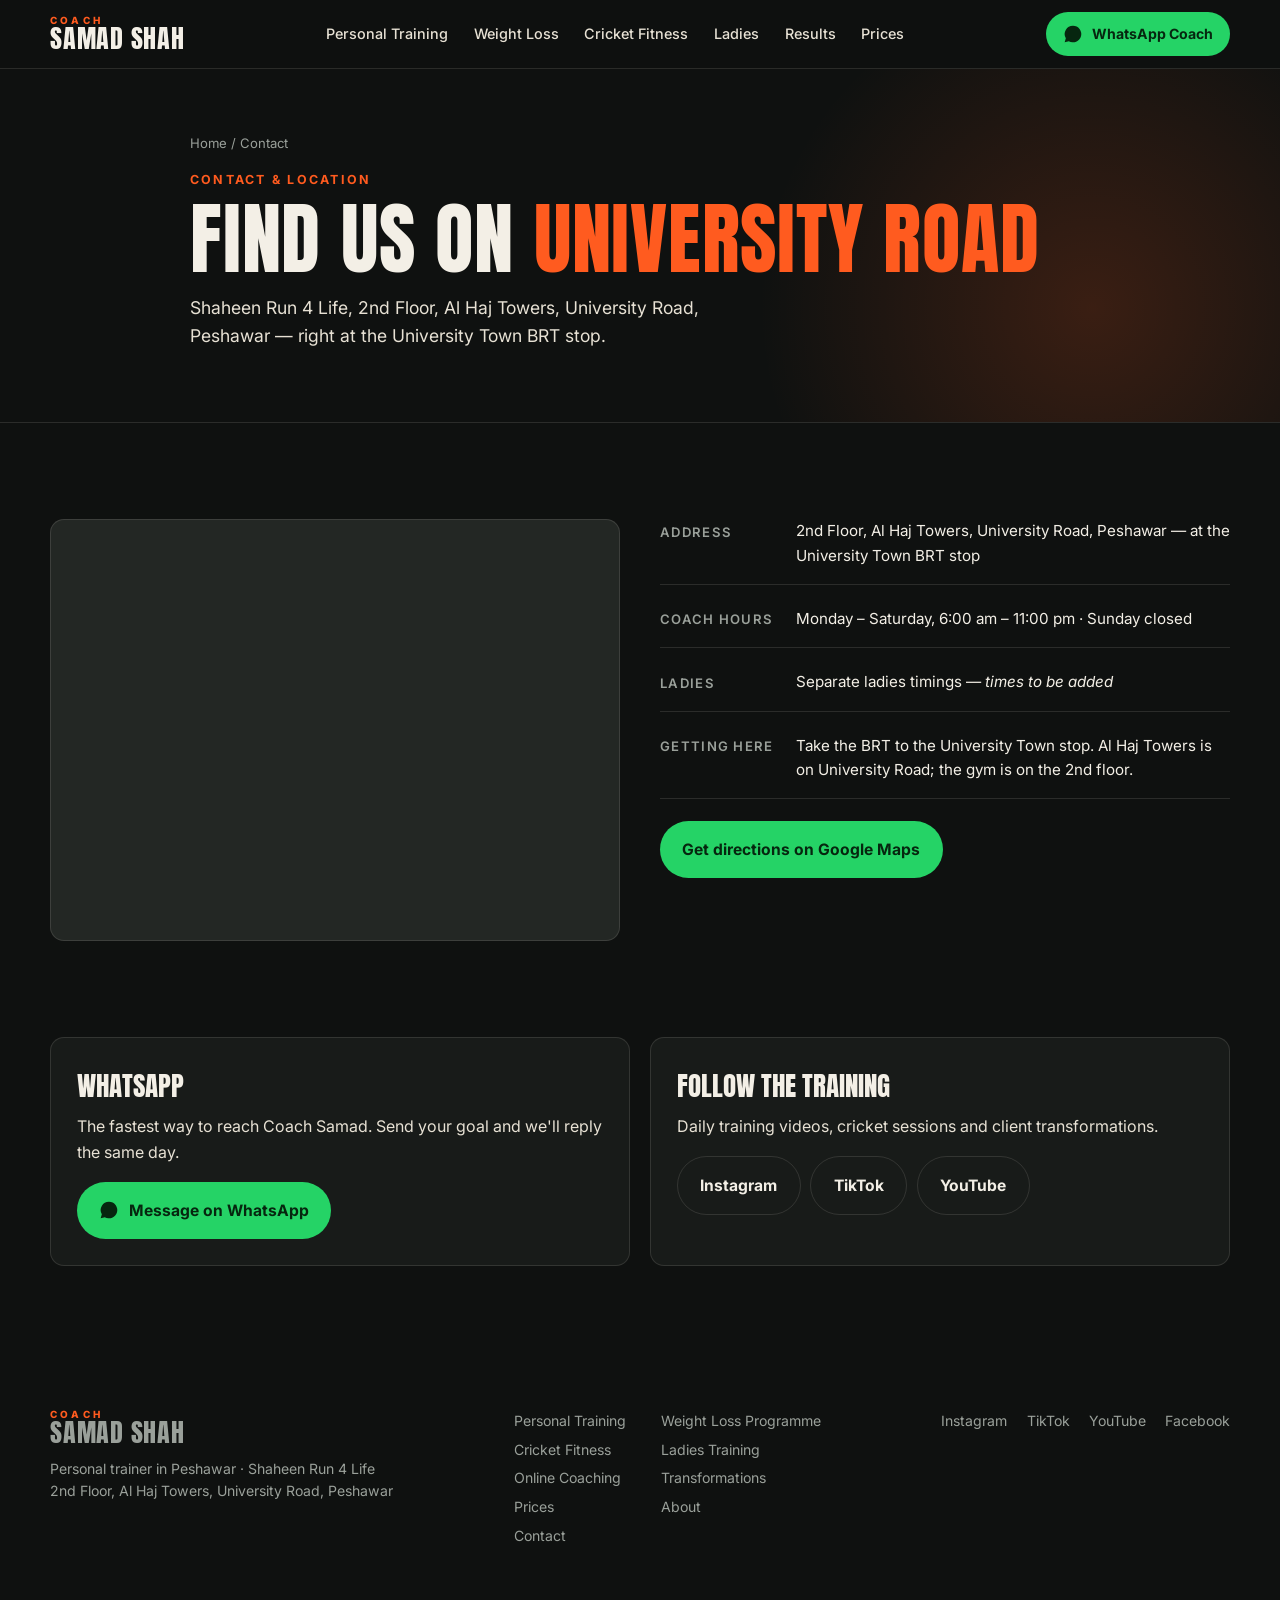
<file: contact.html>
<!doctype html>
<html lang="en">
<head>
<meta charset="utf-8">
<meta name="viewport" content="width=device-width, initial-scale=1">
<title>Contact & Location | Shaheen Run 4 Life Gym, Peshawar</title>
<meta name="description" content="Shaheen Run 4 Life gym: 2nd Floor, Al Haj Towers, University Road, Peshawar, at the University Town BRT stop. Mon–Sat 6 am–11 pm.">
<link rel="canonical" href="https://coachsamadshah.com/contact.html">
<meta property="og:title" content="Contact & Location | Shaheen Run 4 Life Gym, Peshawar">
<meta property="og:description" content="Shaheen Run 4 Life gym: 2nd Floor, Al Haj Towers, University Road, Peshawar, at the University Town BRT stop. Mon–Sat 6 am–11 pm.">
<meta property="og:image" content="https://coachsamadshah.com/images/hero-samad-shaheen.jpg">
<meta property="og:type" content="website">
<link rel="preconnect" href="https://fonts.googleapis.com">
<link rel="preconnect" href="https://fonts.gstatic.com" crossorigin>
<link href="https://fonts.googleapis.com/css2?family=Anton&family=Inter:wght@400;500;600;700;800&family=Noto+Nastaliq+Urdu:wght@500;700&display=swap" rel="stylesheet">
<link rel="stylesheet" href="css/styles.css">
</head>
<body>

<header class="nav">
  <div class="wrap">
    <a href="./" class="logo" aria-label="Coach Samad Shah home"><small>COACH</small><b>SAMAD SHAH</b></a>
    <ul>
      <li><a href="personal-training.html" data-nav="personal-training">Personal Training</a></li>
      <li><a href="weight-loss.html" data-nav="weight-loss">Weight Loss</a></li>
      <li><a href="cricket-fitness.html" data-nav="cricket-fitness">Cricket Fitness</a></li>
      <li><a href="ladies-training.html" data-nav="ladies-training">Ladies</a></li>
      <li><a href="transformations.html" data-nav="transformations">Results</a></li>
      <li><a href="prices.html" data-nav="prices">Prices</a></li>
    </ul>
    <div style="display:flex;gap:.6rem;align-items:center">
      <a class="btn btn-wa" href="https://wa.me/92XXXXXXXXXX?text=Assalam%20o%20Alaikum%20Coach%20Samad%2C%20I%20want%20to%20start%20training">
        <svg class="wa-ico" viewBox="0 0 24 24" fill="currentColor"><path d="M12 2a10 10 0 0 0-8.6 15.1L2 22l5-1.3A10 10 0 1 0 12 2Z"/></svg>
        WhatsApp Coach
      </a>
      <details class="menu">
        <summary aria-label="Open menu"><span></span></summary>
        <nav>
          <a href="./" data-nav="index">Home</a>
          <a href="personal-training.html" data-nav="personal-training">Personal Training</a>
          <a href="weight-loss.html" data-nav="weight-loss">12-Week Weight Loss</a>
          <a href="cricket-fitness.html" data-nav="cricket-fitness">Cricket Fitness</a>
          <a href="ladies-training.html" data-nav="ladies-training">Ladies Training</a>
          <a href="online-coaching.html" data-nav="online-coaching">Online Coaching</a>
          <a href="transformations.html" data-nav="transformations">Transformations</a>
          <a href="prices.html" data-nav="prices">Prices</a>
          <a href="about.html" data-nav="about">About Samad</a>
          <a href="contact.html" data-nav="contact" class="active">Contact &amp; Location</a>
        </nav>
      </details>
    </div>
  </div>
</header>

<section class="page-hero solo">
  <div class="wrap">
    <div>
      <div class="crumbs"><a href="./">Home</a> / Contact</div>
      <div class="eyebrow">Contact &amp; location</div>
      <h1 class="h-display">Find us on <em>University Road</em></h1>
      <p class="lead">Shaheen Run 4 Life, 2nd Floor, Al Haj Towers, University Road, Peshawar — right at the University Town BRT stop.</p>
    </div>
  </div>
</section>

<section class="visit">
  <div class="wrap">
    <div class="map">
      <iframe title="Map: Shaheen Run 4 Life gym, Al Haj Towers, University Road, Peshawar"
        src="https://maps.google.com/maps?q=Shaheen%20Run%204%20Life%20(Fitness%20Gym)%2C%20Al%20Haj%20Towers%2C%20University%20Rd%2C%20Peshawar&ll=34.0003999,71.4976911&z=16&output=embed"
        loading="lazy" referrerpolicy="no-referrer-when-downgrade" allowfullscreen></iframe>
    </div>
    <div class="info">
      <div class="info-row"><b>Address</b><span>2nd Floor, Al Haj Towers, University Road, Peshawar — at the University Town BRT stop</span></div>
      <div class="info-row"><b>Coach hours</b><span>Monday – Saturday, 6:00 am – 11:00 pm · Sunday closed</span></div>
      <div class="info-row"><b>Ladies</b><span>Separate ladies timings — <i>times to be added</i></span></div>
      <div class="info-row"><b>Getting here</b><span>Take the BRT to the University Town stop. Al Haj Towers is on University Road; the gym is on the 2nd floor.</span></div>
      <a class="btn btn-wa" style="justify-self:start" href="https://www.google.com/maps/dir/?api=1&destination=Shaheen+Run+4+Life+(Fitness+Gym)+Peshawar" target="_blank" rel="noopener">Get directions on Google Maps</a>
    </div>
  </div>
</section>

<section style="padding-top:0">
  <div class="wrap contact-grid">
    <div class="contact-card">
      <h3>WhatsApp</h3>
      <p>The fastest way to reach Coach Samad. Send your goal and we'll reply the same day.</p>
      <a class="btn btn-wa" href="https://wa.me/92XXXXXXXXXX?text=Assalam%20o%20Alaikum%20Coach%20Samad%2C%20I%20want%20to%20start%20training"><svg class="wa-ico" viewBox="0 0 24 24" fill="currentColor"><path d="M12 2a10 10 0 0 0-8.6 15.1L2 22l5-1.3A10 10 0 1 0 12 2Z"/></svg>Message on WhatsApp</a>
    </div>
    <div class="contact-card">
      <h3>Follow the training</h3>
      <p>Daily training videos, cricket sessions and client transformations.</p>
      <div style="display:flex;flex-wrap:wrap;gap:.6rem">
        <a class="btn btn-ghost" href="https://www.instagram.com/s.samad76/" target="_blank" rel="noopener">Instagram</a>
        <a class="btn btn-ghost" href="https://www.tiktok.com/@officialsamad10" target="_blank" rel="noopener">TikTok</a>
        <a class="btn btn-ghost" href="https://www.youtube.com/@samadfitnesstrainer" target="_blank" rel="noopener">YouTube</a>
      </div>
    </div>
  </div>
</section>

<script type="application/ld+json">
{
  "@context": "https://schema.org",
  "@type": "HealthClub",
  "name": "Shaheen Run 4 Life",
  "url": "https://coachsamadshah.com/contact.html",
  "image": "https://coachsamadshah.com/images/hero-samad-shaheen.jpg",
  "address": {
    "@type": "PostalAddress",
    "streetAddress": "2nd Floor, Al Haj Towers, University Road",
    "addressLocality": "Peshawar",
    "addressRegion": "Khyber Pakhtunkhwa",
    "addressCountry": "PK"
  },
  "geo": {"@type": "GeoCoordinates", "latitude": 34.0003999, "longitude": 71.4976911},
  "employee": {"@type": "Person", "name": "Samad Shah", "jobTitle": "Personal Trainer", "url": "https://coachsamadshah.com/about.html"}
}
</script>


<footer>
  <div class="wrap">
    <div>
      <div class="logo"><small>COACH</small><b>SAMAD SHAH</b></div>
      <p style="margin-top:.8rem">Personal trainer in Peshawar · Shaheen Run 4 Life<br>2nd Floor, Al Haj Towers, University Road, Peshawar</p>
    </div>
    <div class="foot-links">
      <a href="personal-training.html">Personal Training</a>
      <a href="weight-loss.html">Weight Loss Programme</a>
      <a href="cricket-fitness.html">Cricket Fitness</a>
      <a href="ladies-training.html">Ladies Training</a>
      <a href="online-coaching.html">Online Coaching</a>
      <a href="transformations.html">Transformations</a>
      <a href="prices.html">Prices</a>
      <a href="about.html">About</a>
      <a href="contact.html">Contact</a>
    </div>
    <div class="socials">
      <a href="https://www.instagram.com/s.samad76/" target="_blank" rel="noopener">Instagram</a>
      <a href="https://www.tiktok.com/@officialsamad10" target="_blank" rel="noopener">TikTok</a>
      <a href="https://www.youtube.com/@samadfitnesstrainer" target="_blank" rel="noopener">YouTube</a>
      <a href="https://www.facebook.com/ShaheenRun4Life/" target="_blank" rel="noopener">Facebook</a>
    </div>
  </div>
</footer>

<div class="wa-bar"><a class="btn btn-wa" href="https://wa.me/92XXXXXXXXXX">
  <svg class="wa-ico" viewBox="0 0 24 24" fill="currentColor"><path d="M12 2a10 10 0 0 0-8.6 15.1L2 22l5-1.3A10 10 0 1 0 12 2Z"/></svg>
  WhatsApp Coach Samad</a></div>

</body>
</html>
</file>
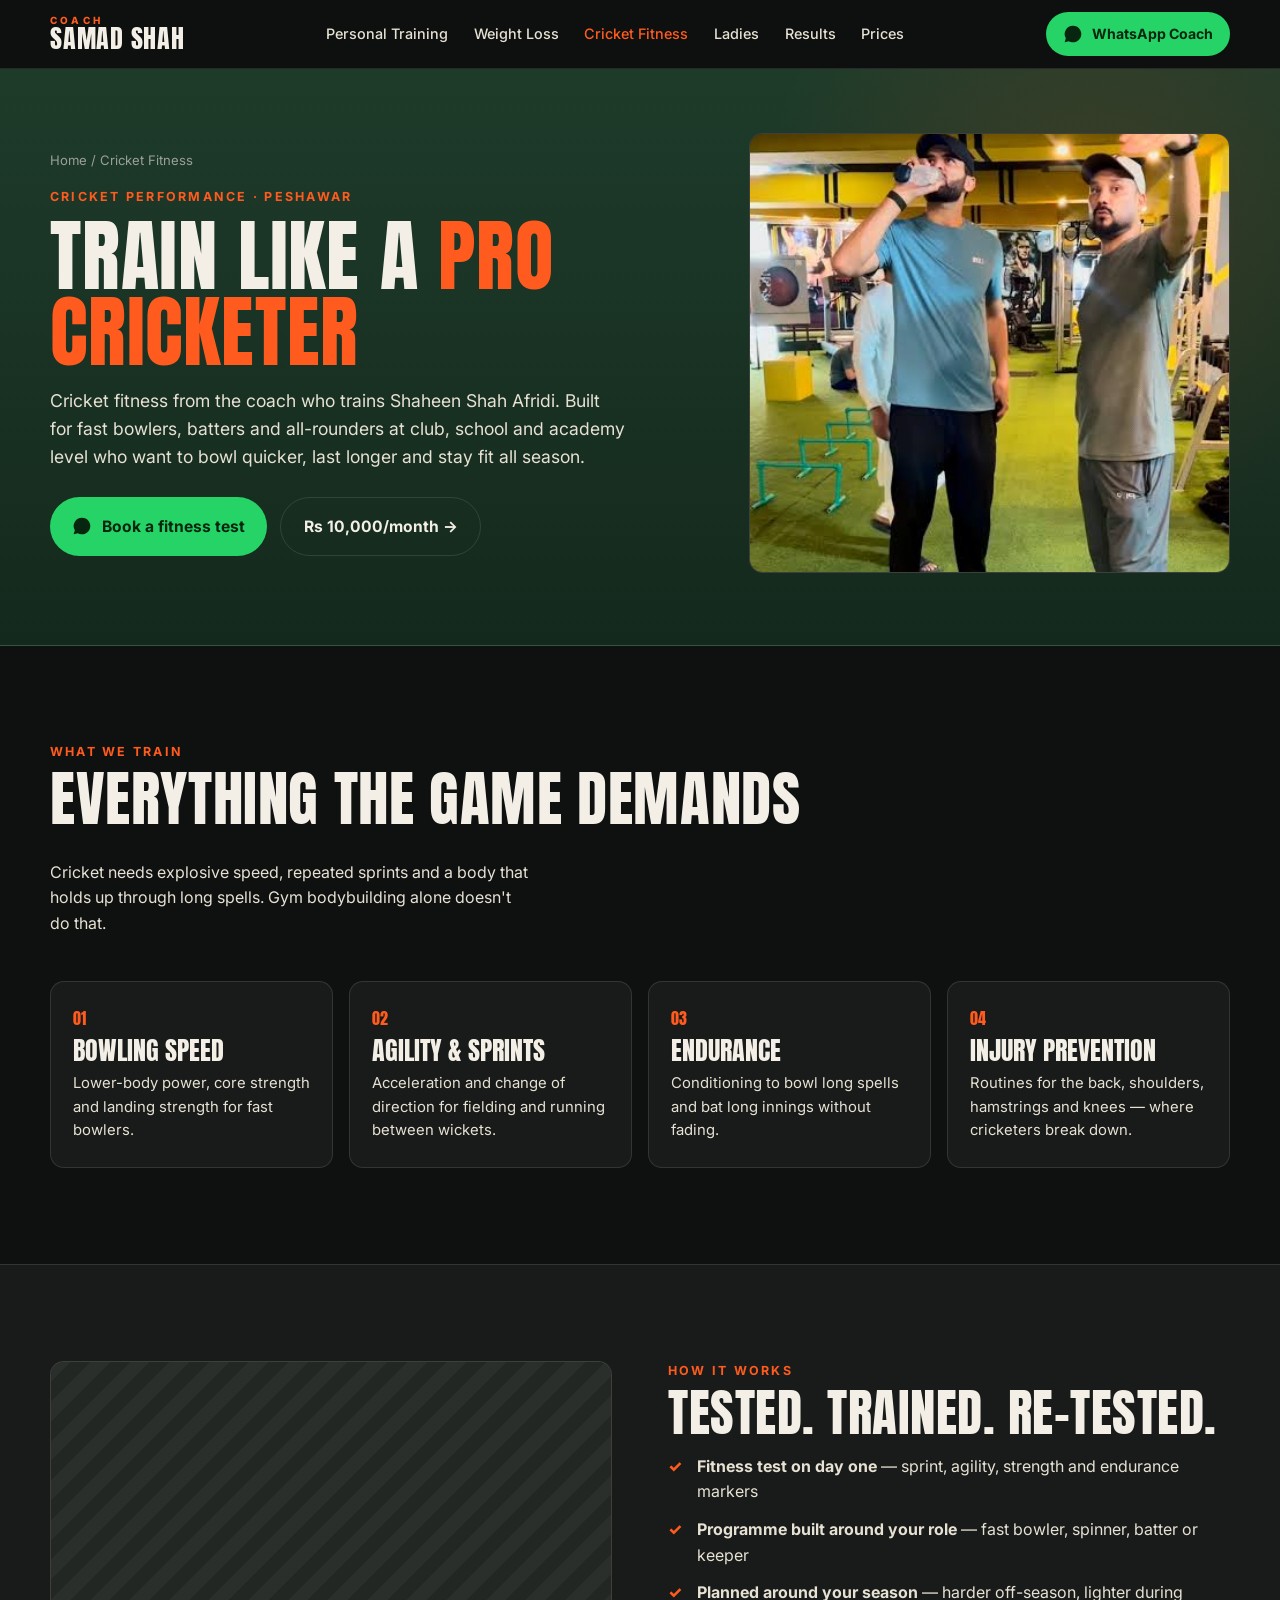
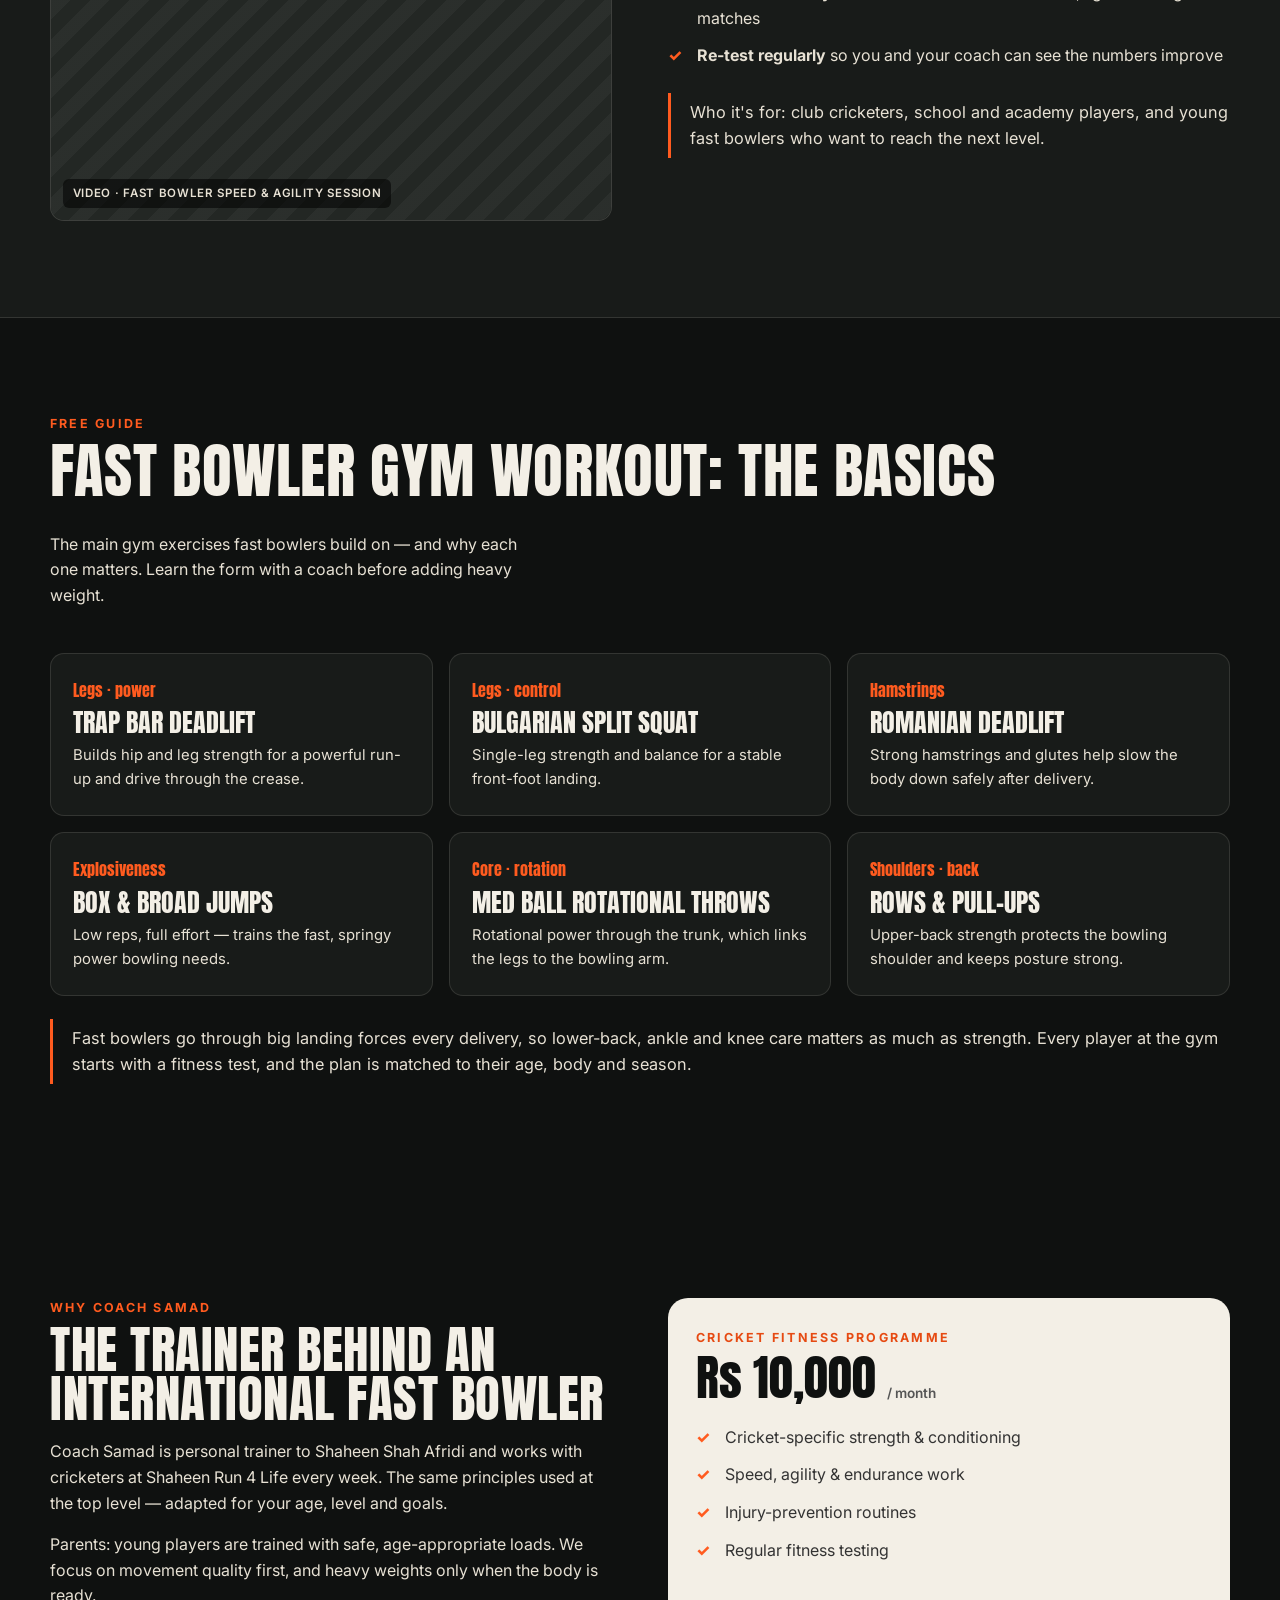
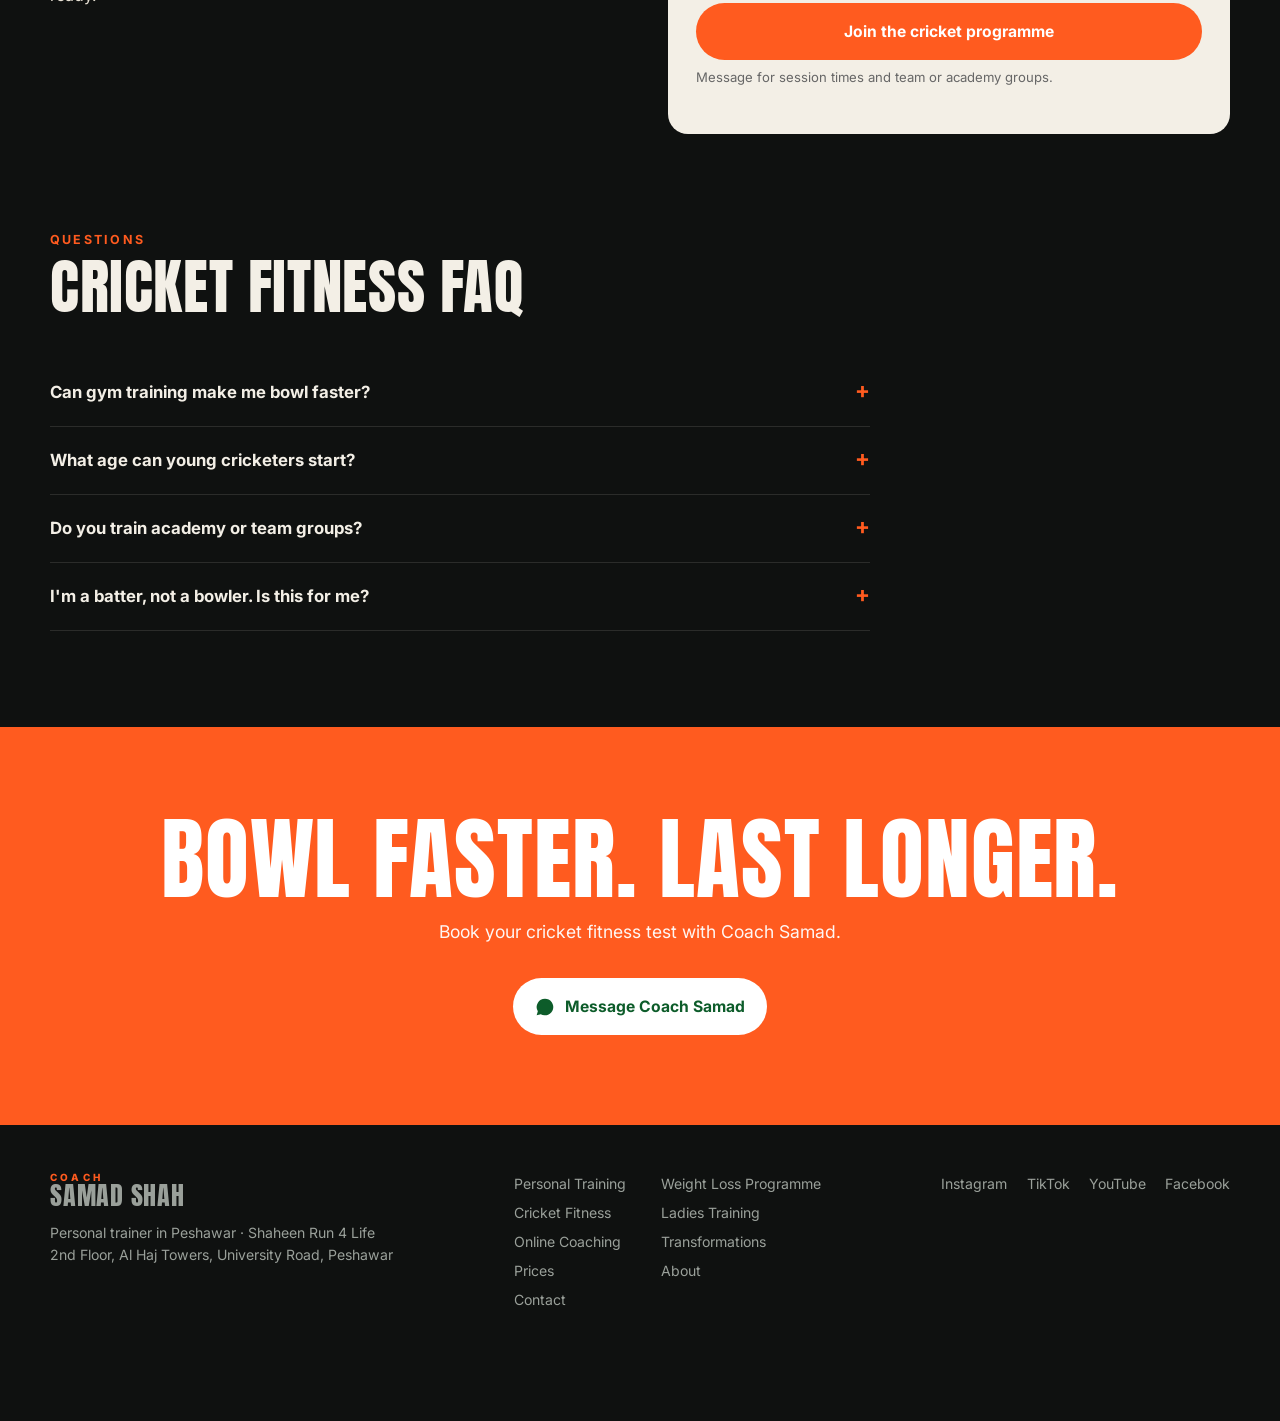
<file: cricket-fitness.html>
<!doctype html>
<html lang="en">
<head>
<meta charset="utf-8">
<meta name="viewport" content="width=device-width, initial-scale=1">
<title>Cricket Fitness Training Peshawar | Fast Bowler Workout</title>
<meta name="description" content="Cricket fitness in Peshawar from Shaheen Shah Afridi's personal trainer: bowling speed, agility, endurance and injury prevention. Rs 10,000/month.">
<link rel="canonical" href="https://coachsamadshah.com/cricket-fitness.html">
<meta property="og:title" content="Cricket Fitness Training Peshawar | Fast Bowler Workout">
<meta property="og:description" content="Cricket fitness in Peshawar from Shaheen Shah Afridi's personal trainer: bowling speed, agility, endurance and injury prevention. Rs 10,000/month.">
<meta property="og:image" content="https://coachsamadshah.com/images/hero-samad-shaheen.jpg">
<meta property="og:type" content="website">
<link rel="preconnect" href="https://fonts.googleapis.com">
<link rel="preconnect" href="https://fonts.gstatic.com" crossorigin>
<link href="https://fonts.googleapis.com/css2?family=Anton&family=Inter:wght@400;500;600;700;800&family=Noto+Nastaliq+Urdu:wght@500;700&display=swap" rel="stylesheet">
<link rel="stylesheet" href="css/styles.css">
</head>
<body>

<header class="nav">
  <div class="wrap">
    <a href="./" class="logo" aria-label="Coach Samad Shah home"><small>COACH</small><b>SAMAD SHAH</b></a>
    <ul>
      <li><a href="personal-training.html" data-nav="personal-training">Personal Training</a></li>
      <li><a href="weight-loss.html" data-nav="weight-loss">Weight Loss</a></li>
      <li><a href="cricket-fitness.html" data-nav="cricket-fitness" class="active">Cricket Fitness</a></li>
      <li><a href="ladies-training.html" data-nav="ladies-training">Ladies</a></li>
      <li><a href="transformations.html" data-nav="transformations">Results</a></li>
      <li><a href="prices.html" data-nav="prices">Prices</a></li>
    </ul>
    <div style="display:flex;gap:.6rem;align-items:center">
      <a class="btn btn-wa" href="https://wa.me/92XXXXXXXXXX?text=Assalam%20o%20Alaikum%20Coach%20Samad%2C%20I%20want%20to%20start%20training">
        <svg class="wa-ico" viewBox="0 0 24 24" fill="currentColor"><path d="M12 2a10 10 0 0 0-8.6 15.1L2 22l5-1.3A10 10 0 1 0 12 2Z"/></svg>
        WhatsApp Coach
      </a>
      <details class="menu">
        <summary aria-label="Open menu"><span></span></summary>
        <nav>
          <a href="./" data-nav="index">Home</a>
          <a href="personal-training.html" data-nav="personal-training">Personal Training</a>
          <a href="weight-loss.html" data-nav="weight-loss">12-Week Weight Loss</a>
          <a href="cricket-fitness.html" data-nav="cricket-fitness" class="active">Cricket Fitness</a>
          <a href="ladies-training.html" data-nav="ladies-training">Ladies Training</a>
          <a href="online-coaching.html" data-nav="online-coaching">Online Coaching</a>
          <a href="transformations.html" data-nav="transformations">Transformations</a>
          <a href="prices.html" data-nav="prices">Prices</a>
          <a href="about.html" data-nav="about">About Samad</a>
          <a href="contact.html" data-nav="contact">Contact &amp; Location</a>
        </nav>
      </details>
    </div>
  </div>
</header>

<section class="page-hero turf">
  <div class="wrap">
    <div>
      <div class="crumbs"><a href="./">Home</a> / Cricket Fitness</div>
      <div class="eyebrow">Cricket performance · Peshawar</div>
      <h1 class="h-display">Train like a <em>pro cricketer</em></h1>
      <p class="lead">Cricket fitness from the coach who trains Shaheen Shah Afridi. Built for fast bowlers, batters and all-rounders at club, school and academy level who want to bowl quicker, last longer and stay fit all season.</p>
      <div class="ctas">
        <a class="btn btn-wa" href="https://wa.me/92XXXXXXXXXX?text=I%20want%20to%20join%20the%20cricket%20fitness%20programme"><svg class="wa-ico" viewBox="0 0 24 24" fill="currentColor"><path d="M12 2a10 10 0 0 0-8.6 15.1L2 22l5-1.3A10 10 0 1 0 12 2Z"/></svg>Book a fitness test</a>
        <a class="btn btn-ghost" href="#price">Rs 10,000/month →</a>
      </div>
    </div>
    <div class="photo"><img src="images/hero-samad-shaheen.jpg" width="415" height="739" alt="Coach Samad Shah with Shaheen Shah Afridi during a training session in Peshawar" fetchpriority="high" style="object-position:center 30%"></div>
  </div>
</section>

<section>
  <div class="wrap">
    <div class="sec-head"><div><div class="eyebrow">What we train</div><h2 class="h-display">Everything the game demands</h2></div><p>Cricket needs explosive speed, repeated sprints and a body that holds up through long spells. Gym bodybuilding alone doesn't do that.</p></div>
    <div class="cards four">
      <div class="card"><span class="num">01</span><h3>Bowling speed</h3><p>Lower-body power, core strength and landing strength for fast bowlers.</p></div>
      <div class="card"><span class="num">02</span><h3>Agility &amp; sprints</h3><p>Acceleration and change of direction for fielding and running between wickets.</p></div>
      <div class="card"><span class="num">03</span><h3>Endurance</h3><p>Conditioning to bowl long spells and bat long innings without fading.</p></div>
      <div class="card"><span class="num">04</span><h3>Injury prevention</h3><p>Routines for the back, shoulders, hamstrings and knees — where cricketers break down.</p></div>
    </div>
  </div>
</section>

<section class="band">
  <div class="wrap split">
    <div class="photo" style="min-height:460px"><div class="ph" style="position:absolute;inset:0;border-radius:0"><span>Video · fast bowler speed &amp; agility session</span></div></div>
    <div>
      <div class="eyebrow">How it works</div>
      <h2 class="h-display">Tested. Trained. Re-tested.</h2>
      <ul class="checks">
        <li><b>Fitness test on day one</b> — sprint, agility, strength and endurance markers</li>
        <li><b>Programme built around your role</b> — fast bowler, spinner, batter or keeper</li>
        <li><b>Planned around your season</b> — harder off-season, lighter during matches</li>
        <li><b>Re-test regularly</b> so you and your coach can see the numbers improve</li>
      </ul>
      <p class="callout">Who it's for: club cricketers, school and academy players, and young fast bowlers who want to reach the next level.</p>
    </div>
  </div>
</section>

<section id="fast-bowler-workout">
  <div class="wrap">
    <div class="sec-head"><div><div class="eyebrow">Free guide</div><h2 class="h-display">Fast bowler gym workout: the basics</h2></div><p>The main gym exercises fast bowlers build on — and why each one matters. Learn the form with a coach before adding heavy weight.</p></div>
    <div class="cards">
      <div class="card"><span class="num">Legs · power</span><h3>Trap bar deadlift</h3><p>Builds hip and leg strength for a powerful run-up and drive through the crease.</p></div>
      <div class="card"><span class="num">Legs · control</span><h3>Bulgarian split squat</h3><p>Single-leg strength and balance for a stable front-foot landing.</p></div>
      <div class="card"><span class="num">Hamstrings</span><h3>Romanian deadlift</h3><p>Strong hamstrings and glutes help slow the body down safely after delivery.</p></div>
      <div class="card"><span class="num">Explosiveness</span><h3>Box &amp; broad jumps</h3><p>Low reps, full effort — trains the fast, springy power bowling needs.</p></div>
      <div class="card"><span class="num">Core · rotation</span><h3>Med ball rotational throws</h3><p>Rotational power through the trunk, which links the legs to the bowling arm.</p></div>
      <div class="card"><span class="num">Shoulders · back</span><h3>Rows &amp; pull-ups</h3><p>Upper-back strength protects the bowling shoulder and keeps posture strong.</p></div>
    </div>
    <p class="callout">Fast bowlers go through big landing forces every delivery, so lower-back, ankle and knee care matters as much as strength. Every player at the gym starts with a fitness test, and the plan is matched to their age, body and season.</p>
  </div>
</section>

<section id="price">
  <div class="wrap split">
    <div>
      <div class="eyebrow">Why Coach Samad</div>
      <h2 class="h-display">The trainer behind an international fast bowler</h2>
      <p>Coach Samad is personal trainer to Shaheen Shah Afridi and works with cricketers at Shaheen Run 4 Life every week. The same principles used at the top level — adapted for your age, level and goals.</p>
      <p>Parents: young players are trained with safe, age-appropriate loads. We focus on movement quality first, and heavy weights only when the body is ready.</p>
    </div>
    <div class="price-box">
      <div class="eyebrow">Cricket Fitness Programme</div>
      <div class="price">Rs 10,000 <small>/ month</small></div>
      <ul class="checks"><li>Cricket-specific strength &amp; conditioning</li><li>Speed, agility &amp; endurance work</li><li>Injury-prevention routines</li><li>Regular fitness testing</li></ul>
      <a class="btn btn-ember" href="https://wa.me/92XXXXXXXXXX?text=I%20want%20to%20join%20the%20cricket%20fitness%20programme">Join the cricket programme</a>
      <p class="fine">Message for session times and team or academy groups.</p>
    </div>
  </div>
</section>

<section style="padding-top:0">
  <div class="wrap">
    <div class="sec-head"><div><div class="eyebrow">Questions</div><h2 class="h-display">Cricket fitness FAQ</h2></div></div>
    <div class="faq">
      <details><summary>Can gym training make me bowl faster?</summary><p>Strength, power and better movement are important parts of bowling speed, along with technique. We train the physical side; your bowling coach works on technique. The two together give the best results.</p></details>
      <details><summary>What age can young cricketers start?</summary><p>We work with teenagers using safe, age-appropriate training. Message us with the player's age and level and we'll advise.</p></details>
      <details><summary>Do you train academy or team groups?</summary><p>Yes — message us on WhatsApp to arrange group sessions for academies, clubs or school teams.</p></details>
      <details><summary>I'm a batter, not a bowler. Is this for me?</summary><p>Yes. Batters need speed between wickets, rotational power and endurance for long innings — the programme is adjusted for your role.</p></details>
    </div>
  </div>
</section>

<section class="final">
  <div class="wrap">
    <h2 class="h-display">Bowl faster. Last longer.</h2>
    <p>Book your cricket fitness test with Coach Samad.</p>
    <a class="btn btn-wa" href="https://wa.me/92XXXXXXXXXX?text=I%20want%20to%20book%20a%20cricket%20fitness%20test"><svg class="wa-ico" viewBox="0 0 24 24" fill="currentColor"><path d="M12 2a10 10 0 0 0-8.6 15.1L2 22l5-1.3A10 10 0 1 0 12 2Z"/></svg>Message Coach Samad</a>
  </div>
</section>


<footer>
  <div class="wrap">
    <div>
      <div class="logo"><small>COACH</small><b>SAMAD SHAH</b></div>
      <p style="margin-top:.8rem">Personal trainer in Peshawar · Shaheen Run 4 Life<br>2nd Floor, Al Haj Towers, University Road, Peshawar</p>
    </div>
    <div class="foot-links">
      <a href="personal-training.html">Personal Training</a>
      <a href="weight-loss.html">Weight Loss Programme</a>
      <a href="cricket-fitness.html">Cricket Fitness</a>
      <a href="ladies-training.html">Ladies Training</a>
      <a href="online-coaching.html">Online Coaching</a>
      <a href="transformations.html">Transformations</a>
      <a href="prices.html">Prices</a>
      <a href="about.html">About</a>
      <a href="contact.html">Contact</a>
    </div>
    <div class="socials">
      <a href="https://www.instagram.com/s.samad76/" target="_blank" rel="noopener">Instagram</a>
      <a href="https://www.tiktok.com/@officialsamad10" target="_blank" rel="noopener">TikTok</a>
      <a href="https://www.youtube.com/@samadfitnesstrainer" target="_blank" rel="noopener">YouTube</a>
      <a href="https://www.facebook.com/ShaheenRun4Life/" target="_blank" rel="noopener">Facebook</a>
    </div>
  </div>
</footer>

<div class="wa-bar"><a class="btn btn-wa" href="https://wa.me/92XXXXXXXXXX">
  <svg class="wa-ico" viewBox="0 0 24 24" fill="currentColor"><path d="M12 2a10 10 0 0 0-8.6 15.1L2 22l5-1.3A10 10 0 1 0 12 2Z"/></svg>
  WhatsApp Coach Samad</a></div>

</body>
</html>
</file>
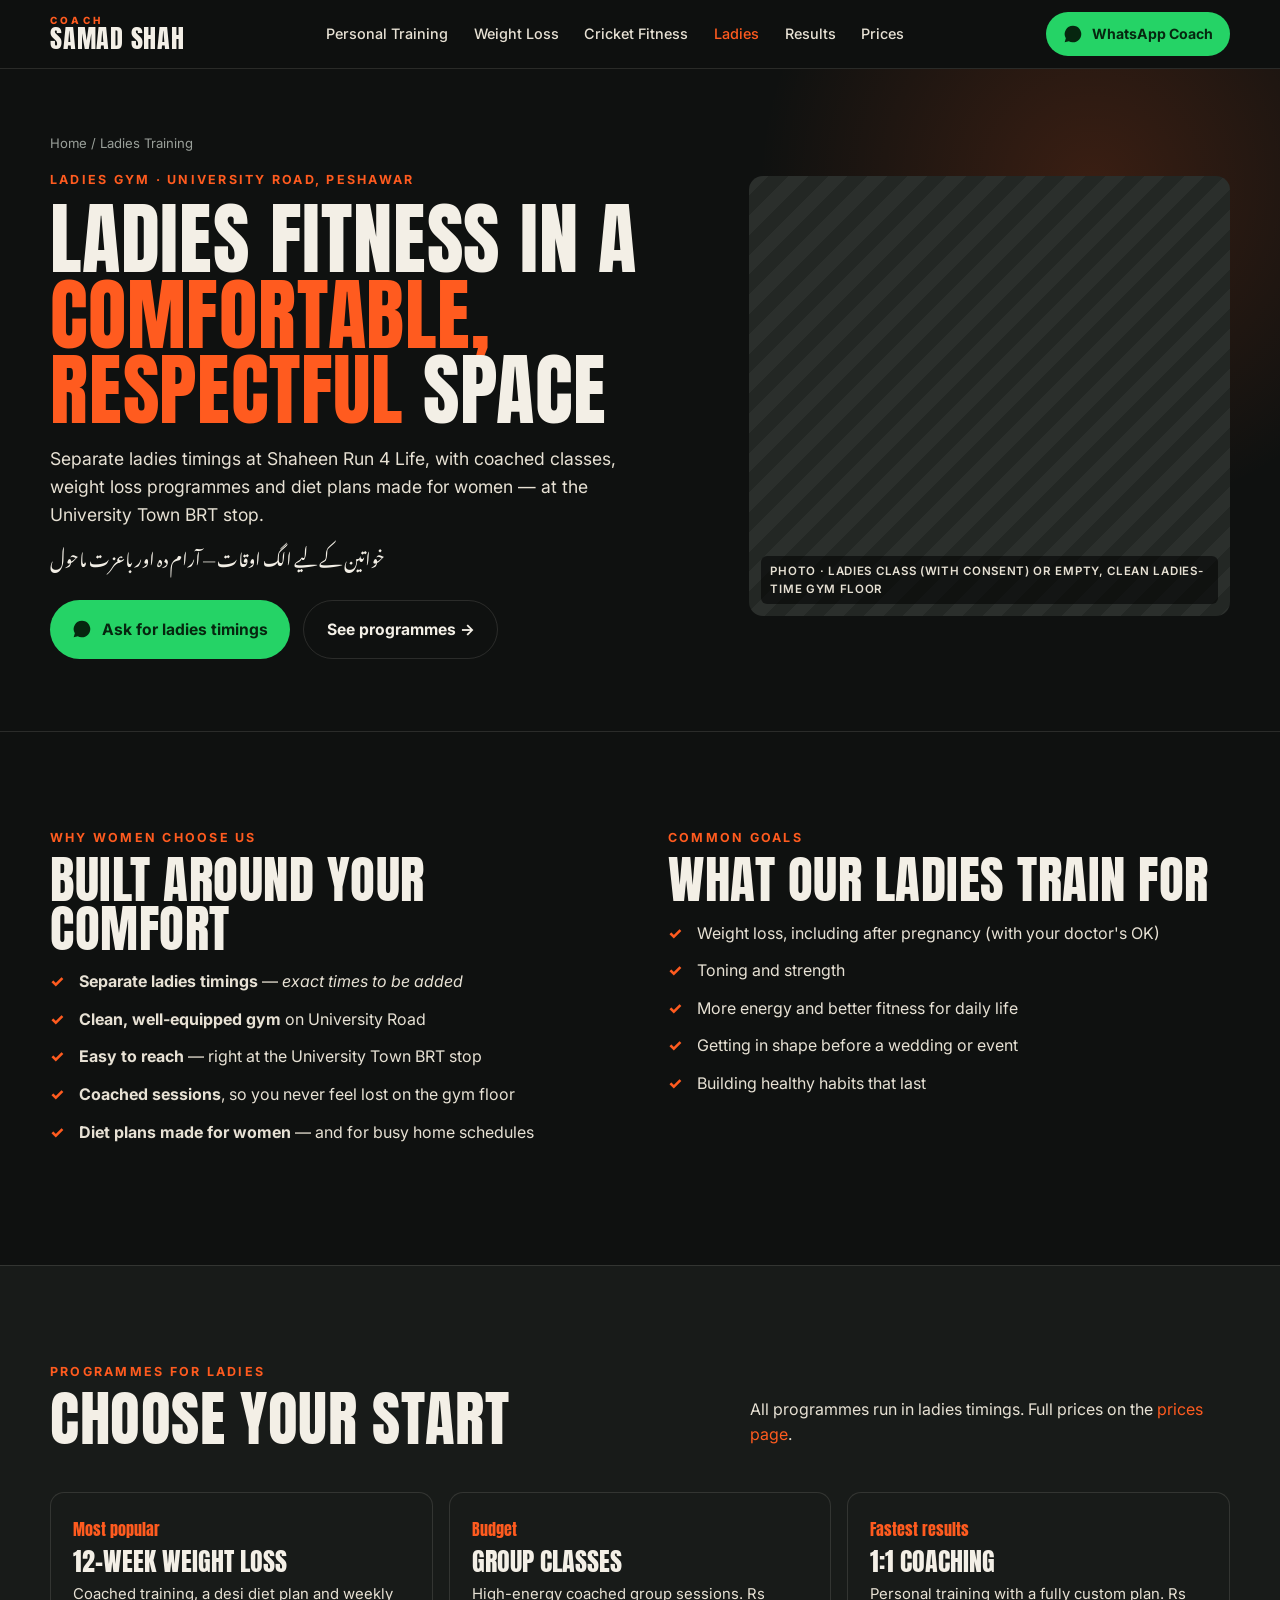
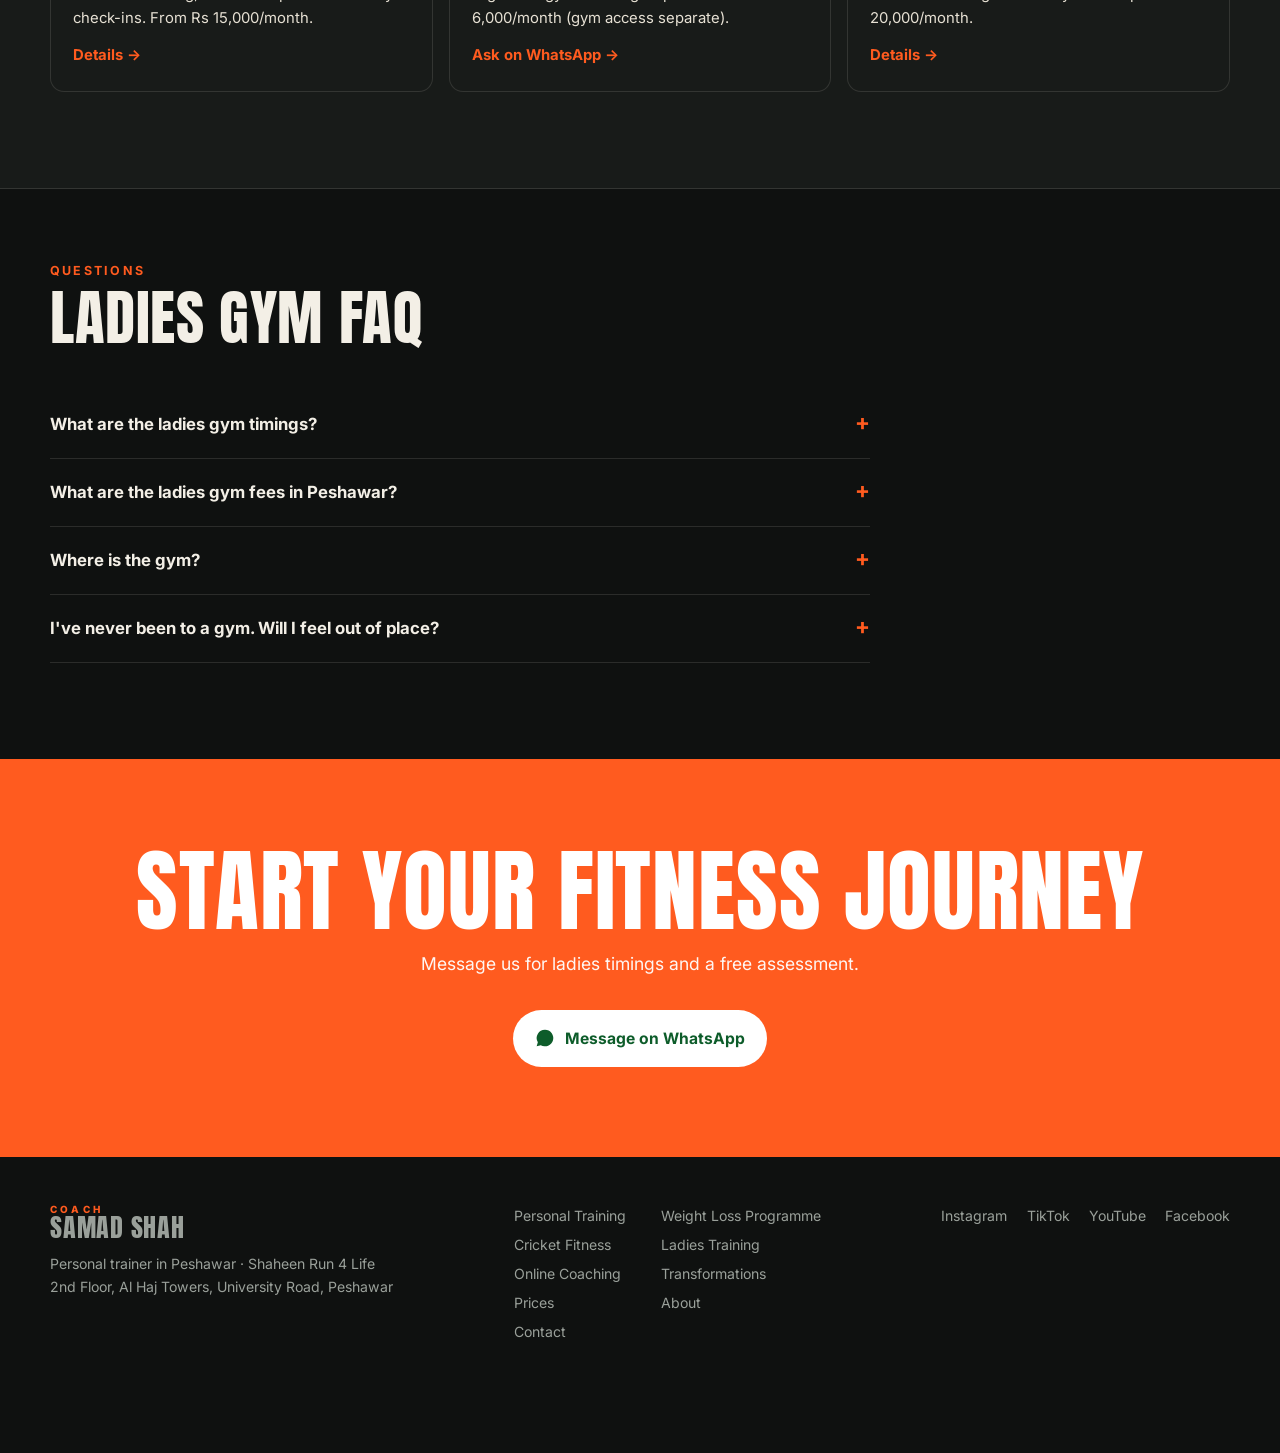
<file: ladies-training.html>
<!doctype html>
<html lang="en">
<head>
<meta charset="utf-8">
<meta name="viewport" content="width=device-width, initial-scale=1">
<title>Ladies Gym in Peshawar (University Town) | Timings & Fees</title>
<meta name="description" content="Ladies gym in University Town, Peshawar: separate ladies timings, weight loss and toning programmes, fees from Rs 6,000/month. Shaheen Run 4 Life.">
<link rel="canonical" href="https://coachsamadshah.com/ladies-training.html">
<meta property="og:title" content="Ladies Gym in Peshawar (University Town) | Timings & Fees">
<meta property="og:description" content="Ladies gym in University Town, Peshawar: separate ladies timings, weight loss and toning programmes, fees from Rs 6,000/month. Shaheen Run 4 Life.">
<meta property="og:image" content="https://coachsamadshah.com/images/hero-samad-shaheen.jpg">
<meta property="og:type" content="website">
<link rel="preconnect" href="https://fonts.googleapis.com">
<link rel="preconnect" href="https://fonts.gstatic.com" crossorigin>
<link href="https://fonts.googleapis.com/css2?family=Anton&family=Inter:wght@400;500;600;700;800&family=Noto+Nastaliq+Urdu:wght@500;700&display=swap" rel="stylesheet">
<link rel="stylesheet" href="css/styles.css">
</head>
<body>

<header class="nav">
  <div class="wrap">
    <a href="./" class="logo" aria-label="Coach Samad Shah home"><small>COACH</small><b>SAMAD SHAH</b></a>
    <ul>
      <li><a href="personal-training.html" data-nav="personal-training">Personal Training</a></li>
      <li><a href="weight-loss.html" data-nav="weight-loss">Weight Loss</a></li>
      <li><a href="cricket-fitness.html" data-nav="cricket-fitness">Cricket Fitness</a></li>
      <li><a href="ladies-training.html" data-nav="ladies-training" class="active">Ladies</a></li>
      <li><a href="transformations.html" data-nav="transformations">Results</a></li>
      <li><a href="prices.html" data-nav="prices">Prices</a></li>
    </ul>
    <div style="display:flex;gap:.6rem;align-items:center">
      <a class="btn btn-wa" href="https://wa.me/92XXXXXXXXXX?text=Assalam%20o%20Alaikum%20Coach%20Samad%2C%20I%20want%20to%20start%20training">
        <svg class="wa-ico" viewBox="0 0 24 24" fill="currentColor"><path d="M12 2a10 10 0 0 0-8.6 15.1L2 22l5-1.3A10 10 0 1 0 12 2Z"/></svg>
        WhatsApp Coach
      </a>
      <details class="menu">
        <summary aria-label="Open menu"><span></span></summary>
        <nav>
          <a href="./" data-nav="index">Home</a>
          <a href="personal-training.html" data-nav="personal-training">Personal Training</a>
          <a href="weight-loss.html" data-nav="weight-loss">12-Week Weight Loss</a>
          <a href="cricket-fitness.html" data-nav="cricket-fitness">Cricket Fitness</a>
          <a href="ladies-training.html" data-nav="ladies-training" class="active">Ladies Training</a>
          <a href="online-coaching.html" data-nav="online-coaching">Online Coaching</a>
          <a href="transformations.html" data-nav="transformations">Transformations</a>
          <a href="prices.html" data-nav="prices">Prices</a>
          <a href="about.html" data-nav="about">About Samad</a>
          <a href="contact.html" data-nav="contact">Contact &amp; Location</a>
        </nav>
      </details>
    </div>
  </div>
</header>

<section class="page-hero">
  <div class="wrap">
    <div>
      <div class="crumbs"><a href="./">Home</a> / Ladies Training</div>
      <div class="eyebrow">Ladies gym · University Road, Peshawar</div>
      <h1 class="h-display">Ladies fitness in a <em>comfortable, respectful</em> space</h1>
      <p class="lead">Separate ladies timings at Shaheen Run 4 Life, with coached classes, weight loss programmes and diet plans made for women — at the University Town BRT stop.</p>
      <p class="urdu">خواتین کے لیے الگ اوقات — آرام دہ اور باعزت ماحول</p>
      <div class="ctas">
        <a class="btn btn-wa" href="https://wa.me/92XXXXXXXXXX?text=Please%20share%20ladies%20timings"><svg class="wa-ico" viewBox="0 0 24 24" fill="currentColor"><path d="M12 2a10 10 0 0 0-8.6 15.1L2 22l5-1.3A10 10 0 1 0 12 2Z"/></svg>Ask for ladies timings</a>
        <a class="btn btn-ghost" href="#programmes">See programmes →</a>
      </div>
    </div>
    <div class="ph"><span>Photo · ladies class (with consent) or empty, clean ladies-time gym floor</span></div>
  </div>
</section>

<section>
  <div class="wrap split">
    <div>
      <div class="eyebrow">Why women choose us</div>
      <h2 class="h-display">Built around your comfort</h2>
      <ul class="checks">
        <li><b>Separate ladies timings</b> — <i>exact times to be added</i></li>
        <li><b>Clean, well-equipped gym</b> on University Road</li>
        <li><b>Easy to reach</b> — right at the University Town BRT stop</li>
        <li><b>Coached sessions</b>, so you never feel lost on the gym floor</li>
        <li><b>Diet plans made for women</b> — and for busy home schedules</li>
      </ul>
    </div>
    <div>
      <div class="eyebrow">Common goals</div>
      <h2 class="h-display">What our ladies train for</h2>
      <ul class="checks">
        <li>Weight loss, including after pregnancy (with your doctor's OK)</li>
        <li>Toning and strength</li>
        <li>More energy and better fitness for daily life</li>
        <li>Getting in shape before a wedding or event</li>
        <li>Building healthy habits that last</li>
      </ul>
    </div>
  </div>
</section>

<section class="band" id="programmes">
  <div class="wrap">
    <div class="sec-head"><div><div class="eyebrow">Programmes for ladies</div><h2 class="h-display">Choose your start</h2></div><p>All programmes run in ladies timings. Full prices on the <a href="prices.html" style="color:var(--ember)">prices page</a>.</p></div>
    <div class="cards">
      <div class="card"><span class="num">Most popular</span><h3>12-Week Weight Loss</h3><p>Coached training, a desi diet plan and weekly check-ins. From Rs 15,000/month.</p><p style="margin-top:.8rem"><a href="weight-loss.html" style="color:var(--ember);font-weight:700">Details →</a></p></div>
      <div class="card"><span class="num">Budget</span><h3>Group Classes</h3><p>High-energy coached group sessions. Rs 6,000/month (gym access separate).</p><p style="margin-top:.8rem"><a href="https://wa.me/92XXXXXXXXXX?text=Ladies%20group%20class%20details" style="color:var(--ember);font-weight:700">Ask on WhatsApp →</a></p></div>
      <div class="card"><span class="num">Fastest results</span><h3>1:1 Coaching</h3><p>Personal training with a fully custom plan. Rs 20,000/month.</p><p style="margin-top:.8rem"><a href="personal-training.html" style="color:var(--ember);font-weight:700">Details →</a></p></div>
    </div>
  </div>
</section>

<section style="padding-top:72px">
  <div class="wrap">
    <div class="sec-head"><div><div class="eyebrow">Questions</div><h2 class="h-display">Ladies gym FAQ</h2></div></div>
    <div class="faq">
      <details><summary>What are the ladies gym timings?</summary><p>We have separate ladies timings. Message us on WhatsApp for the current schedule.</p></details>
      <details><summary>What are the ladies gym fees in Peshawar?</summary><p>Group classes are Rs 6,000/month, the 12-Week Weight Loss programme is from Rs 15,000/month, and 1:1 coaching is Rs 20,000/month. See the <a href="prices.html" style="color:var(--ember)">prices page</a>.</p></details>
      <details><summary>Where is the gym?</summary><p>Shaheen Run 4 Life, 2nd Floor, Al Haj Towers, University Road, Peshawar — at the University Town BRT stop. <a href="contact.html" style="color:var(--ember)">Map &amp; directions</a>.</p></details>
      <details><summary>I've never been to a gym. Will I feel out of place?</summary><p>Not at all. Most of our ladies started as complete beginners. Sessions are coached, and your plan starts at your level.</p></details>
    </div>
  </div>
</section>

<section class="final">
  <div class="wrap">
    <h2 class="h-display">Start your fitness journey</h2>
    <p>Message us for ladies timings and a free assessment.</p>
    <a class="btn btn-wa" href="https://wa.me/92XXXXXXXXXX?text=Please%20share%20ladies%20timings%20and%20a%20free%20assessment"><svg class="wa-ico" viewBox="0 0 24 24" fill="currentColor"><path d="M12 2a10 10 0 0 0-8.6 15.1L2 22l5-1.3A10 10 0 1 0 12 2Z"/></svg>Message on WhatsApp</a>
  </div>
</section>


<footer>
  <div class="wrap">
    <div>
      <div class="logo"><small>COACH</small><b>SAMAD SHAH</b></div>
      <p style="margin-top:.8rem">Personal trainer in Peshawar · Shaheen Run 4 Life<br>2nd Floor, Al Haj Towers, University Road, Peshawar</p>
    </div>
    <div class="foot-links">
      <a href="personal-training.html">Personal Training</a>
      <a href="weight-loss.html">Weight Loss Programme</a>
      <a href="cricket-fitness.html">Cricket Fitness</a>
      <a href="ladies-training.html">Ladies Training</a>
      <a href="online-coaching.html">Online Coaching</a>
      <a href="transformations.html">Transformations</a>
      <a href="prices.html">Prices</a>
      <a href="about.html">About</a>
      <a href="contact.html">Contact</a>
    </div>
    <div class="socials">
      <a href="https://www.instagram.com/s.samad76/" target="_blank" rel="noopener">Instagram</a>
      <a href="https://www.tiktok.com/@officialsamad10" target="_blank" rel="noopener">TikTok</a>
      <a href="https://www.youtube.com/@samadfitnesstrainer" target="_blank" rel="noopener">YouTube</a>
      <a href="https://www.facebook.com/ShaheenRun4Life/" target="_blank" rel="noopener">Facebook</a>
    </div>
  </div>
</footer>

<div class="wa-bar"><a class="btn btn-wa" href="https://wa.me/92XXXXXXXXXX">
  <svg class="wa-ico" viewBox="0 0 24 24" fill="currentColor"><path d="M12 2a10 10 0 0 0-8.6 15.1L2 22l5-1.3A10 10 0 1 0 12 2Z"/></svg>
  WhatsApp Coach Samad</a></div>

</body>
</html>
</file>
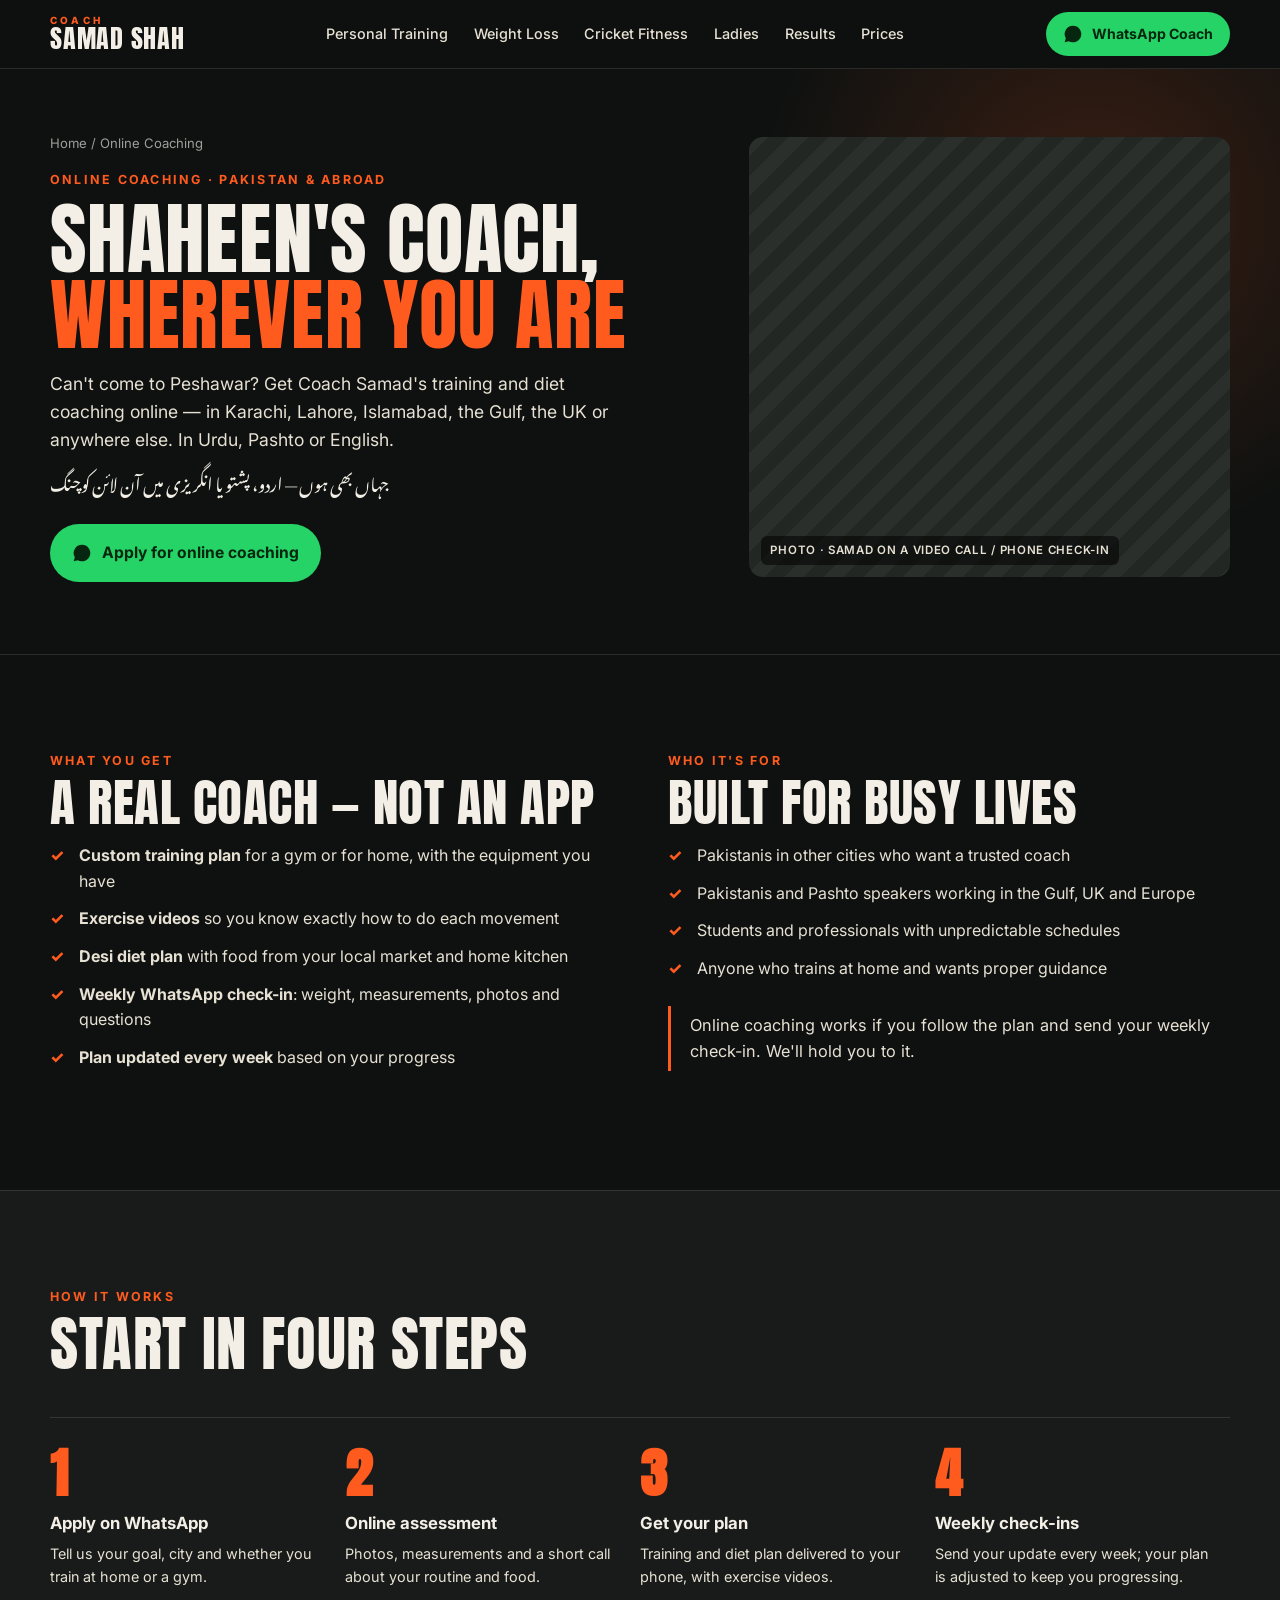
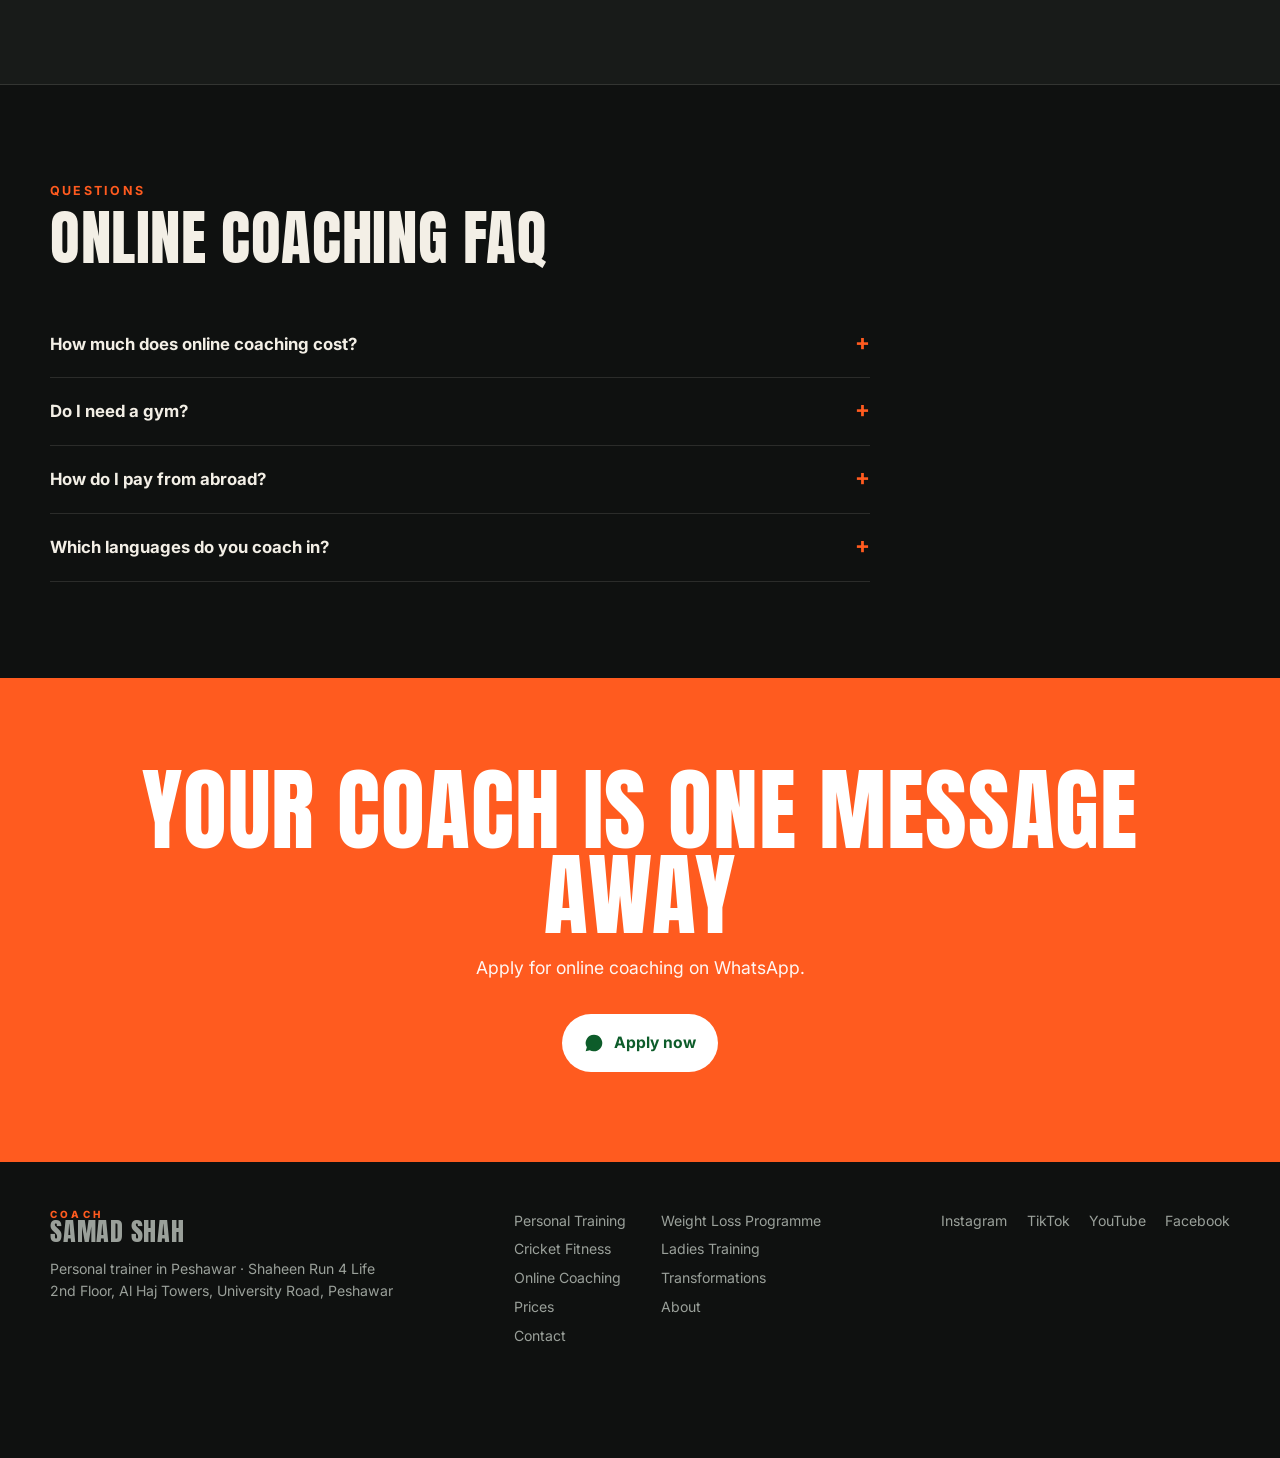
<file: online-coaching.html>
<!doctype html>
<html lang="en">
<head>
<meta charset="utf-8">
<meta name="viewport" content="width=device-width, initial-scale=1">
<title>Online Fitness Trainer Pakistan | Coach Samad Shah</title>
<meta name="description" content="Online fitness coaching anywhere in Pakistan or abroad with Shaheen Shah Afridi's trainer. Custom workouts, desi diet plan, weekly WhatsApp check-ins.">
<link rel="canonical" href="https://coachsamadshah.com/online-coaching.html">
<meta property="og:title" content="Online Fitness Trainer Pakistan | Coach Samad Shah">
<meta property="og:description" content="Online fitness coaching anywhere in Pakistan or abroad with Shaheen Shah Afridi's trainer. Custom workouts, desi diet plan, weekly WhatsApp check-ins.">
<meta property="og:image" content="https://coachsamadshah.com/images/hero-samad-shaheen.jpg">
<meta property="og:type" content="website">
<link rel="preconnect" href="https://fonts.googleapis.com">
<link rel="preconnect" href="https://fonts.gstatic.com" crossorigin>
<link href="https://fonts.googleapis.com/css2?family=Anton&family=Inter:wght@400;500;600;700;800&family=Noto+Nastaliq+Urdu:wght@500;700&display=swap" rel="stylesheet">
<link rel="stylesheet" href="css/styles.css">
</head>
<body>

<header class="nav">
  <div class="wrap">
    <a href="./" class="logo" aria-label="Coach Samad Shah home"><small>COACH</small><b>SAMAD SHAH</b></a>
    <ul>
      <li><a href="personal-training.html" data-nav="personal-training">Personal Training</a></li>
      <li><a href="weight-loss.html" data-nav="weight-loss">Weight Loss</a></li>
      <li><a href="cricket-fitness.html" data-nav="cricket-fitness">Cricket Fitness</a></li>
      <li><a href="ladies-training.html" data-nav="ladies-training">Ladies</a></li>
      <li><a href="transformations.html" data-nav="transformations">Results</a></li>
      <li><a href="prices.html" data-nav="prices">Prices</a></li>
    </ul>
    <div style="display:flex;gap:.6rem;align-items:center">
      <a class="btn btn-wa" href="https://wa.me/92XXXXXXXXXX?text=Assalam%20o%20Alaikum%20Coach%20Samad%2C%20I%20want%20to%20start%20training">
        <svg class="wa-ico" viewBox="0 0 24 24" fill="currentColor"><path d="M12 2a10 10 0 0 0-8.6 15.1L2 22l5-1.3A10 10 0 1 0 12 2Z"/></svg>
        WhatsApp Coach
      </a>
      <details class="menu">
        <summary aria-label="Open menu"><span></span></summary>
        <nav>
          <a href="./" data-nav="index">Home</a>
          <a href="personal-training.html" data-nav="personal-training">Personal Training</a>
          <a href="weight-loss.html" data-nav="weight-loss">12-Week Weight Loss</a>
          <a href="cricket-fitness.html" data-nav="cricket-fitness">Cricket Fitness</a>
          <a href="ladies-training.html" data-nav="ladies-training">Ladies Training</a>
          <a href="online-coaching.html" data-nav="online-coaching" class="active">Online Coaching</a>
          <a href="transformations.html" data-nav="transformations">Transformations</a>
          <a href="prices.html" data-nav="prices">Prices</a>
          <a href="about.html" data-nav="about">About Samad</a>
          <a href="contact.html" data-nav="contact">Contact &amp; Location</a>
        </nav>
      </details>
    </div>
  </div>
</header>

<section class="page-hero">
  <div class="wrap">
    <div>
      <div class="crumbs"><a href="./">Home</a> / Online Coaching</div>
      <div class="eyebrow">Online coaching · Pakistan &amp; abroad</div>
      <h1 class="h-display">Shaheen's coach, <em>wherever you are</em></h1>
      <p class="lead">Can't come to Peshawar? Get Coach Samad's training and diet coaching online — in Karachi, Lahore, Islamabad, the Gulf, the UK or anywhere else. In Urdu, Pashto or English.</p>
      <p class="urdu">جہاں بھی ہوں — اردو، پشتو یا انگریزی میں آن لائن کوچنگ</p>
      <div class="ctas">
        <a class="btn btn-wa" href="https://wa.me/92XXXXXXXXXX?text=I%20want%20online%20coaching"><svg class="wa-ico" viewBox="0 0 24 24" fill="currentColor"><path d="M12 2a10 10 0 0 0-8.6 15.1L2 22l5-1.3A10 10 0 1 0 12 2Z"/></svg>Apply for online coaching</a>
      </div>
    </div>
    <div class="ph"><span>Photo · Samad on a video call / phone check-in</span></div>
  </div>
</section>

<section>
  <div class="wrap split">
    <div>
      <div class="eyebrow">What you get</div>
      <h2 class="h-display">A real coach — not an app</h2>
      <ul class="checks">
        <li><b>Custom training plan</b> for a gym or for home, with the equipment you have</li>
        <li><b>Exercise videos</b> so you know exactly how to do each movement</li>
        <li><b>Desi diet plan</b> with food from your local market and home kitchen</li>
        <li><b>Weekly WhatsApp check-in</b>: weight, measurements, photos and questions</li>
        <li><b>Plan updated every week</b> based on your progress</li>
      </ul>
    </div>
    <div>
      <div class="eyebrow">Who it's for</div>
      <h2 class="h-display">Built for busy lives</h2>
      <ul class="checks">
        <li>Pakistanis in other cities who want a trusted coach</li>
        <li>Pakistanis and Pashto speakers working in the Gulf, UK and Europe</li>
        <li>Students and professionals with unpredictable schedules</li>
        <li>Anyone who trains at home and wants proper guidance</li>
      </ul>
      <p class="callout">Online coaching works if you follow the plan and send your weekly check-in. We'll hold you to it.</p>
    </div>
  </div>
</section>

<section class="band">
  <div class="wrap">
    <div class="sec-head"><div><div class="eyebrow">How it works</div><h2 class="h-display">Start in four steps</h2></div></div>
    <div class="steps">
      <div class="step"><b>1</b><h4>Apply on WhatsApp</h4><p>Tell us your goal, city and whether you train at home or a gym.</p></div>
      <div class="step"><b>2</b><h4>Online assessment</h4><p>Photos, measurements and a short call about your routine and food.</p></div>
      <div class="step"><b>3</b><h4>Get your plan</h4><p>Training and diet plan delivered to your phone, with exercise videos.</p></div>
      <div class="step"><b>4</b><h4>Weekly check-ins</h4><p>Send your update every week; your plan is adjusted to keep you progressing.</p></div>
    </div>
  </div>
</section>

<section>
  <div class="wrap">
    <div class="sec-head"><div><div class="eyebrow">Questions</div><h2 class="h-display">Online coaching FAQ</h2></div></div>
    <div class="faq">
      <details><summary>How much does online coaching cost?</summary><p>Message us on WhatsApp for current online coaching packages.</p></details>
      <details><summary>Do I need a gym?</summary><p>No. Plans can be built for home workouts with little or no equipment, or for any gym.</p></details>
      <details><summary>How do I pay from abroad?</summary><p>Message us and we'll share the payment options.</p></details>
      <details><summary>Which languages do you coach in?</summary><p>Urdu, Pashto and English.</p></details>
    </div>
  </div>
</section>

<section class="final">
  <div class="wrap">
    <h2 class="h-display">Your coach is one message away</h2>
    <p>Apply for online coaching on WhatsApp.</p>
    <a class="btn btn-wa" href="https://wa.me/92XXXXXXXXXX?text=I%20want%20to%20apply%20for%20online%20coaching"><svg class="wa-ico" viewBox="0 0 24 24" fill="currentColor"><path d="M12 2a10 10 0 0 0-8.6 15.1L2 22l5-1.3A10 10 0 1 0 12 2Z"/></svg>Apply now</a>
  </div>
</section>


<footer>
  <div class="wrap">
    <div>
      <div class="logo"><small>COACH</small><b>SAMAD SHAH</b></div>
      <p style="margin-top:.8rem">Personal trainer in Peshawar · Shaheen Run 4 Life<br>2nd Floor, Al Haj Towers, University Road, Peshawar</p>
    </div>
    <div class="foot-links">
      <a href="personal-training.html">Personal Training</a>
      <a href="weight-loss.html">Weight Loss Programme</a>
      <a href="cricket-fitness.html">Cricket Fitness</a>
      <a href="ladies-training.html">Ladies Training</a>
      <a href="online-coaching.html">Online Coaching</a>
      <a href="transformations.html">Transformations</a>
      <a href="prices.html">Prices</a>
      <a href="about.html">About</a>
      <a href="contact.html">Contact</a>
    </div>
    <div class="socials">
      <a href="https://www.instagram.com/s.samad76/" target="_blank" rel="noopener">Instagram</a>
      <a href="https://www.tiktok.com/@officialsamad10" target="_blank" rel="noopener">TikTok</a>
      <a href="https://www.youtube.com/@samadfitnesstrainer" target="_blank" rel="noopener">YouTube</a>
      <a href="https://www.facebook.com/ShaheenRun4Life/" target="_blank" rel="noopener">Facebook</a>
    </div>
  </div>
</footer>

<div class="wa-bar"><a class="btn btn-wa" href="https://wa.me/92XXXXXXXXXX">
  <svg class="wa-ico" viewBox="0 0 24 24" fill="currentColor"><path d="M12 2a10 10 0 0 0-8.6 15.1L2 22l5-1.3A10 10 0 1 0 12 2Z"/></svg>
  WhatsApp Coach Samad</a></div>

</body>
</html>
</file>
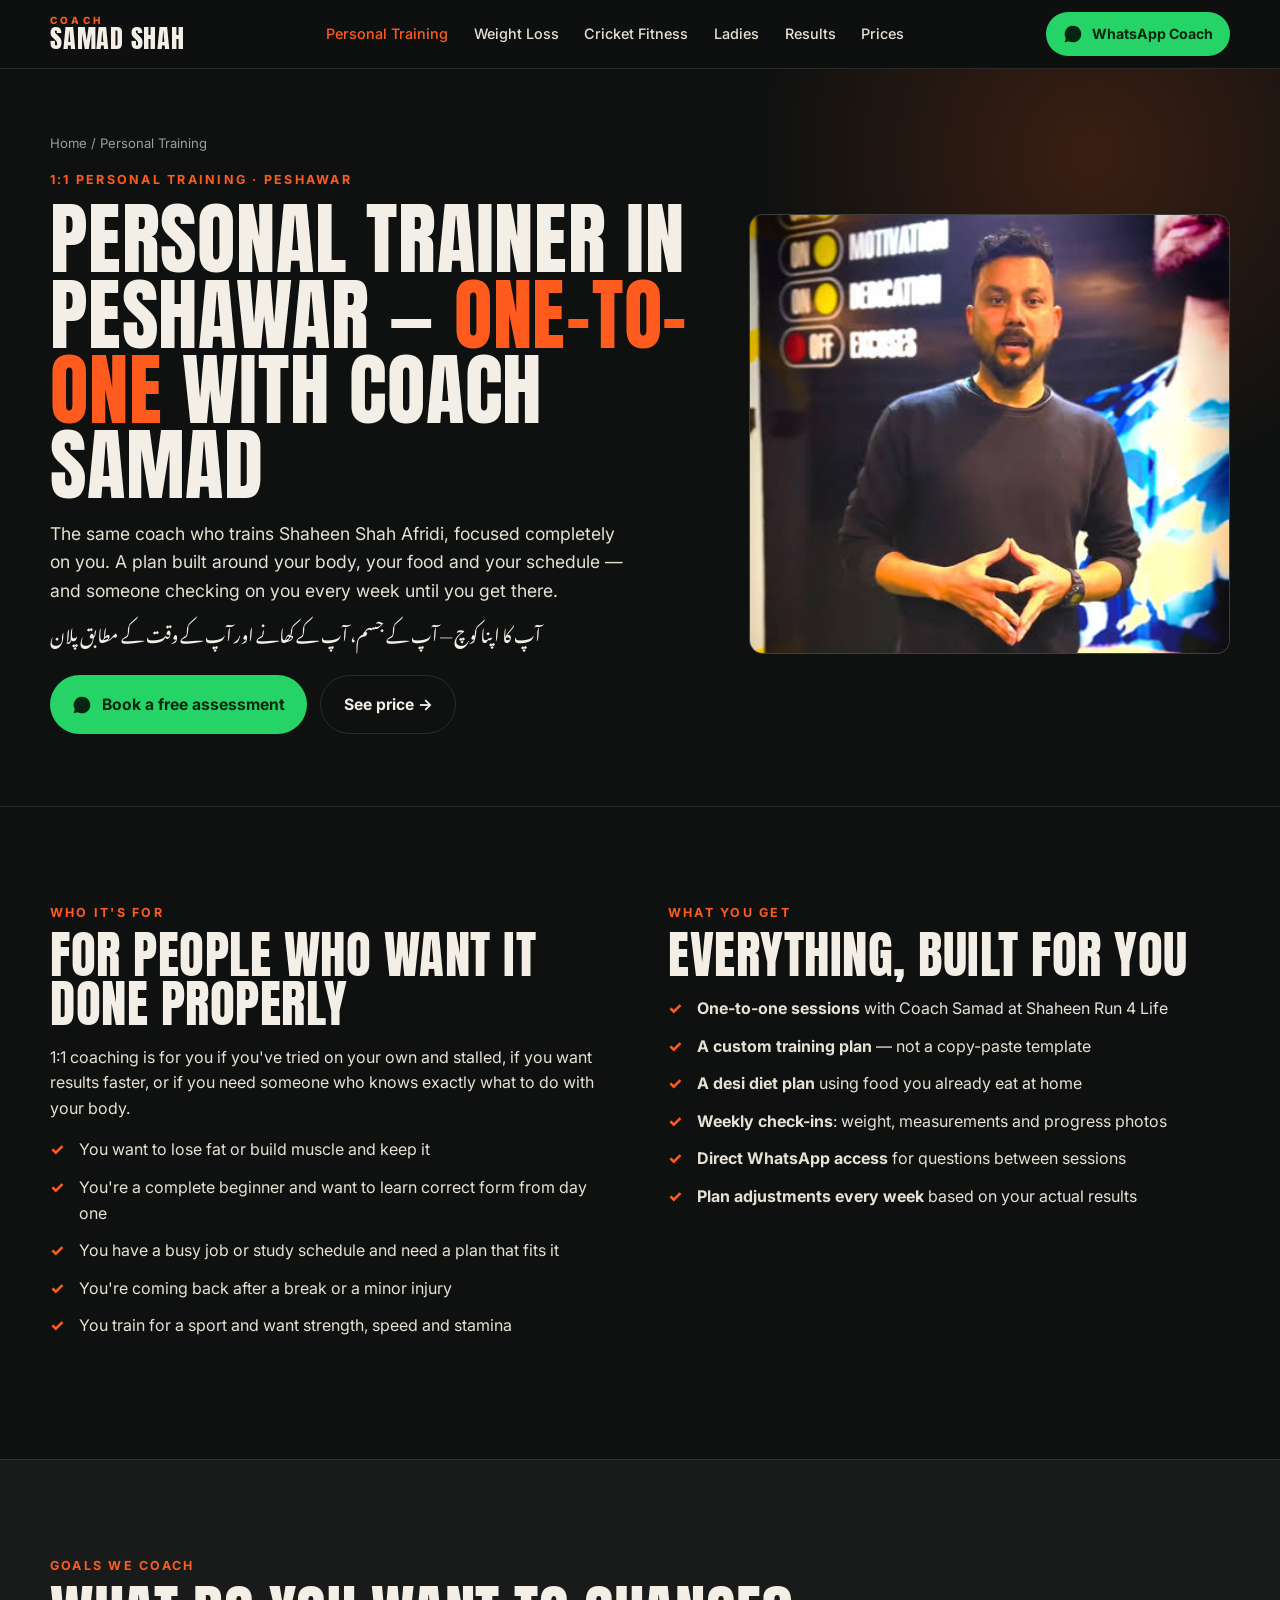
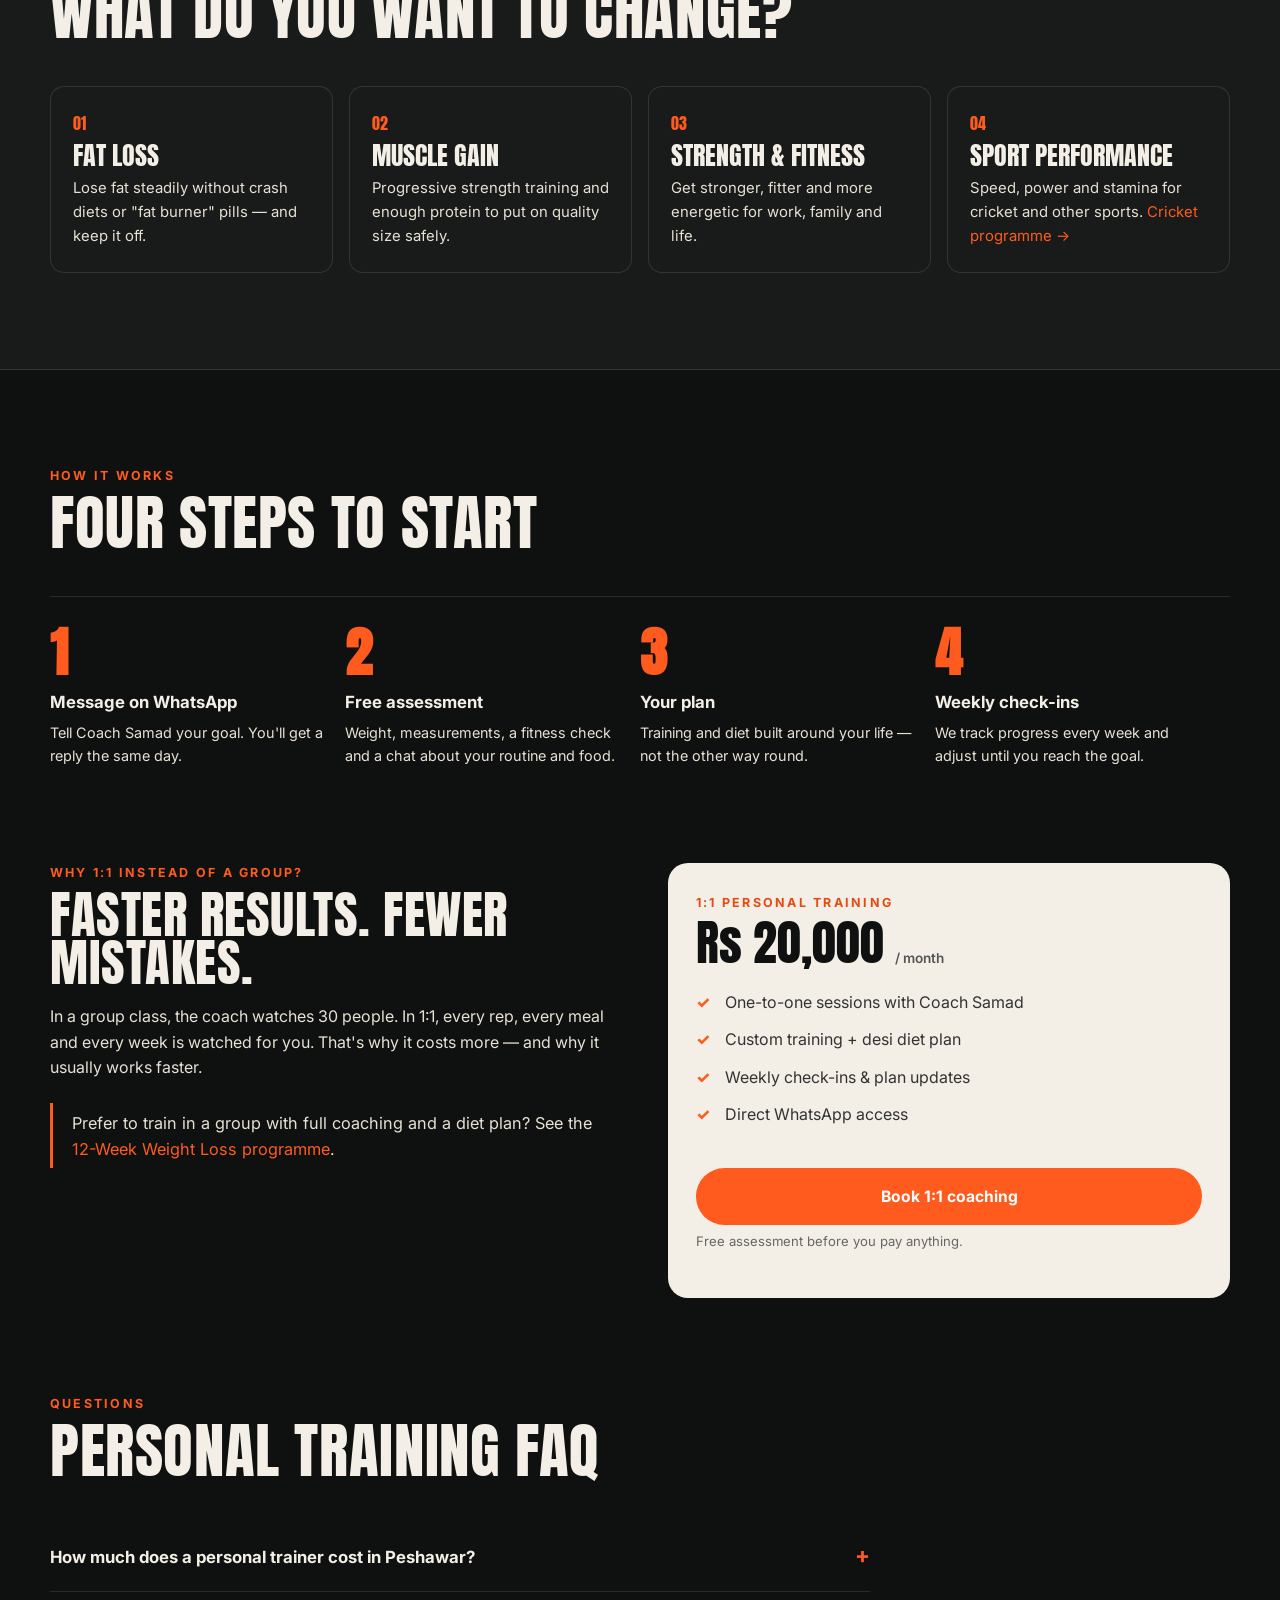
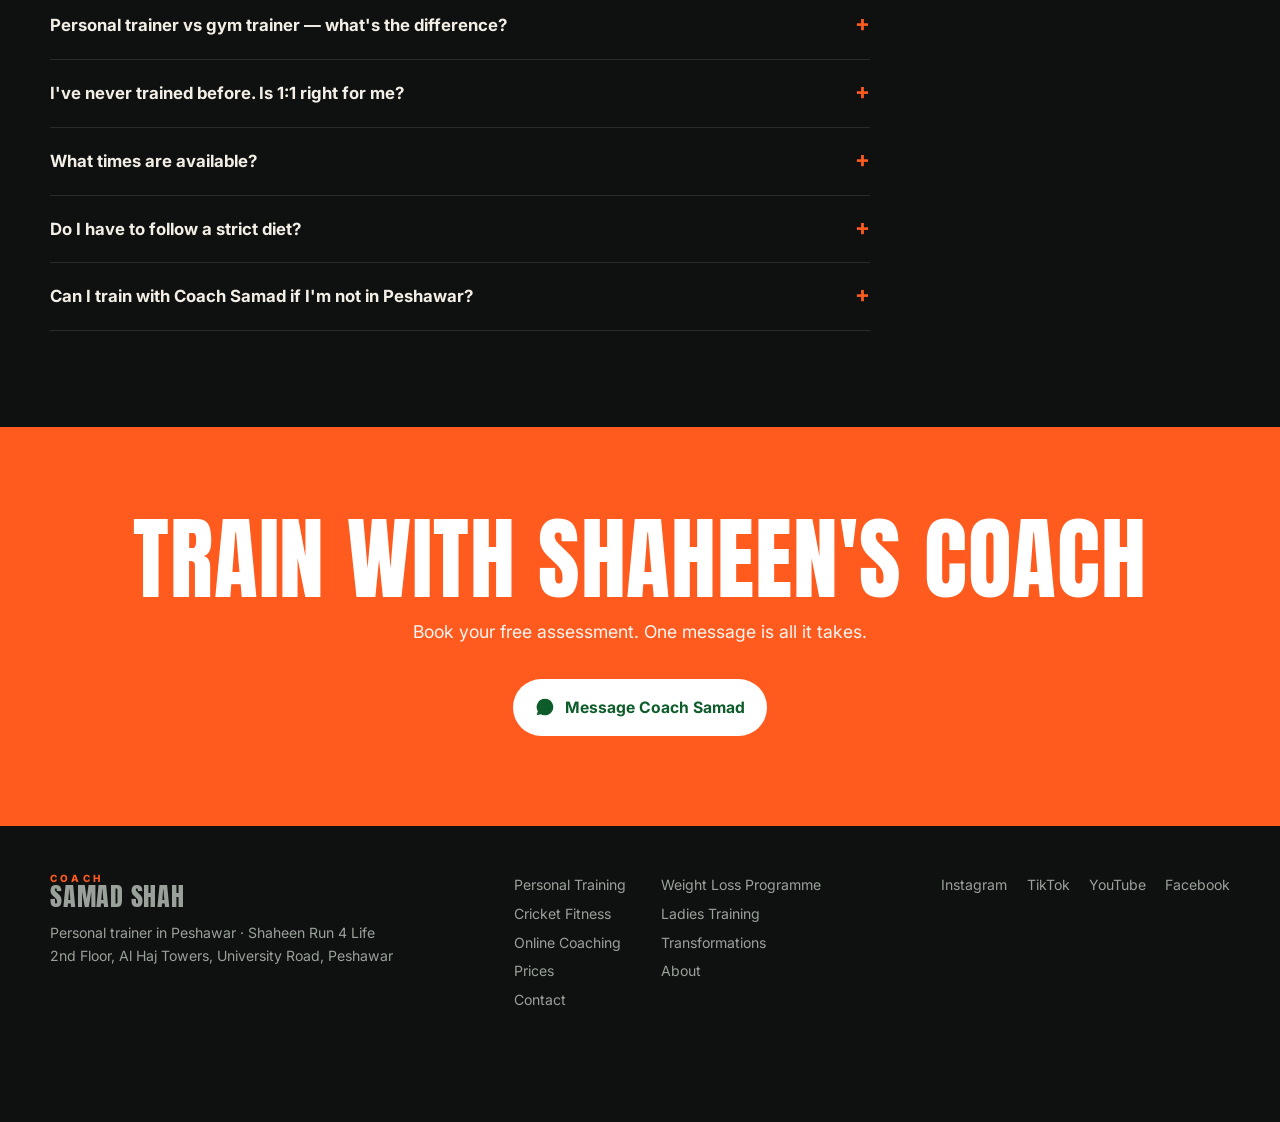
<file: personal-training.html>
<!doctype html>
<html lang="en">
<head>
<meta charset="utf-8">
<meta name="viewport" content="width=device-width, initial-scale=1">
<title>Personal Trainer in Peshawar | 1:1 Coaching – Samad Shah</title>
<meta name="description" content="1:1 personal training in Peshawar with Coach Samad Shah: custom plan, desi diet and weekly check-ins at Shaheen Run 4 Life. Rs 20,000/month.">
<link rel="canonical" href="https://coachsamadshah.com/personal-training.html">
<meta property="og:title" content="Personal Trainer in Peshawar | 1:1 Coaching – Samad Shah">
<meta property="og:description" content="1:1 personal training in Peshawar with Coach Samad Shah: custom plan, desi diet and weekly check-ins at Shaheen Run 4 Life. Rs 20,000/month.">
<meta property="og:image" content="https://coachsamadshah.com/images/hero-samad-shaheen.jpg">
<meta property="og:type" content="website">
<link rel="preconnect" href="https://fonts.googleapis.com">
<link rel="preconnect" href="https://fonts.gstatic.com" crossorigin>
<link href="https://fonts.googleapis.com/css2?family=Anton&family=Inter:wght@400;500;600;700;800&family=Noto+Nastaliq+Urdu:wght@500;700&display=swap" rel="stylesheet">
<link rel="stylesheet" href="css/styles.css">
</head>
<body>

<header class="nav">
  <div class="wrap">
    <a href="./" class="logo" aria-label="Coach Samad Shah home"><small>COACH</small><b>SAMAD SHAH</b></a>
    <ul>
      <li><a href="personal-training.html" data-nav="personal-training" class="active">Personal Training</a></li>
      <li><a href="weight-loss.html" data-nav="weight-loss">Weight Loss</a></li>
      <li><a href="cricket-fitness.html" data-nav="cricket-fitness">Cricket Fitness</a></li>
      <li><a href="ladies-training.html" data-nav="ladies-training">Ladies</a></li>
      <li><a href="transformations.html" data-nav="transformations">Results</a></li>
      <li><a href="prices.html" data-nav="prices">Prices</a></li>
    </ul>
    <div style="display:flex;gap:.6rem;align-items:center">
      <a class="btn btn-wa" href="https://wa.me/92XXXXXXXXXX?text=Assalam%20o%20Alaikum%20Coach%20Samad%2C%20I%20want%20to%20start%20training">
        <svg class="wa-ico" viewBox="0 0 24 24" fill="currentColor"><path d="M12 2a10 10 0 0 0-8.6 15.1L2 22l5-1.3A10 10 0 1 0 12 2Z"/></svg>
        WhatsApp Coach
      </a>
      <details class="menu">
        <summary aria-label="Open menu"><span></span></summary>
        <nav>
          <a href="./" data-nav="index">Home</a>
          <a href="personal-training.html" data-nav="personal-training" class="active">Personal Training</a>
          <a href="weight-loss.html" data-nav="weight-loss">12-Week Weight Loss</a>
          <a href="cricket-fitness.html" data-nav="cricket-fitness">Cricket Fitness</a>
          <a href="ladies-training.html" data-nav="ladies-training">Ladies Training</a>
          <a href="online-coaching.html" data-nav="online-coaching">Online Coaching</a>
          <a href="transformations.html" data-nav="transformations">Transformations</a>
          <a href="prices.html" data-nav="prices">Prices</a>
          <a href="about.html" data-nav="about">About Samad</a>
          <a href="contact.html" data-nav="contact">Contact &amp; Location</a>
        </nav>
      </details>
    </div>
  </div>
</header>

<section class="page-hero">
  <div class="wrap">
    <div>
      <div class="crumbs"><a href="./">Home</a> / Personal Training</div>
      <div class="eyebrow">1:1 Personal Training · Peshawar</div>
      <h1 class="h-display">Personal trainer in Peshawar — <em>one-to-one</em> with Coach Samad</h1>
      <p class="lead">The same coach who trains Shaheen Shah Afridi, focused completely on you. A plan built around your body, your food and your schedule — and someone checking on you every week until you get there.</p>
      <p class="urdu">آپ کا اپنا کوچ — آپ کے جسم، آپ کے کھانے اور آپ کے وقت کے مطابق پلان</p>
      <div class="ctas">
        <a class="btn btn-wa" href="https://wa.me/92XXXXXXXXXX?text=I%20want%201%3A1%20personal%20training"><svg class="wa-ico" viewBox="0 0 24 24" fill="currentColor"><path d="M12 2a10 10 0 0 0-8.6 15.1L2 22l5-1.3A10 10 0 1 0 12 2Z"/></svg>Book a free assessment</a>
        <a class="btn btn-ghost" href="#price">See price →</a>
      </div>
    </div>
    <div class="photo"><img src="images/coach-portrait.jpg" width="415" height="739" alt="Coach Samad Shah, personal trainer at Shaheen Run 4 Life, Peshawar" fetchpriority="high" style="object-position:center 25%"></div>
  </div>
</section>

<section>
  <div class="wrap split">
    <div>
      <div class="eyebrow">Who it's for</div>
      <h2 class="h-display">For people who want it done properly</h2>
      <p>1:1 coaching is for you if you've tried on your own and stalled, if you want results faster, or if you need someone who knows exactly what to do with your body.</p>
      <ul class="checks">
        <li>You want to lose fat or build muscle and keep it</li>
        <li>You're a complete beginner and want to learn correct form from day one</li>
        <li>You have a busy job or study schedule and need a plan that fits it</li>
        <li>You're coming back after a break or a minor injury</li>
        <li>You train for a sport and want strength, speed and stamina</li>
      </ul>
    </div>
    <div>
      <div class="eyebrow">What you get</div>
      <h2 class="h-display">Everything, built for you</h2>
      <ul class="checks">
        <li><b>One-to-one sessions</b> with Coach Samad at Shaheen Run 4 Life</li>
        <li><b>A custom training plan</b> — not a copy-paste template</li>
        <li><b>A desi diet plan</b> using food you already eat at home</li>
        <li><b>Weekly check-ins</b>: weight, measurements and progress photos</li>
        <li><b>Direct WhatsApp access</b> for questions between sessions</li>
        <li><b>Plan adjustments every week</b> based on your actual results</li>
      </ul>
    </div>
  </div>
</section>

<section class="band">
  <div class="wrap">
    <div class="sec-head"><div><div class="eyebrow">Goals we coach</div><h2 class="h-display">What do you want to change?</h2></div></div>
    <div class="cards four">
      <div class="card"><span class="num">01</span><h3>Fat loss</h3><p>Lose fat steadily without crash diets or "fat burner" pills — and keep it off.</p></div>
      <div class="card"><span class="num">02</span><h3>Muscle gain</h3><p>Progressive strength training and enough protein to put on quality size safely.</p></div>
      <div class="card"><span class="num">03</span><h3>Strength &amp; fitness</h3><p>Get stronger, fitter and more energetic for work, family and life.</p></div>
      <div class="card"><span class="num">04</span><h3>Sport performance</h3><p>Speed, power and stamina for cricket and other sports. <a href="cricket-fitness.html" style="color:var(--ember)">Cricket programme →</a></p></div>
    </div>
  </div>
</section>

<section>
  <div class="wrap">
    <div class="sec-head"><div><div class="eyebrow">How it works</div><h2 class="h-display">Four steps to start</h2></div></div>
    <div class="steps">
      <div class="step"><b>1</b><h4>Message on WhatsApp</h4><p>Tell Coach Samad your goal. You'll get a reply the same day.</p></div>
      <div class="step"><b>2</b><h4>Free assessment</h4><p>Weight, measurements, a fitness check and a chat about your routine and food.</p></div>
      <div class="step"><b>3</b><h4>Your plan</h4><p>Training and diet built around your life — not the other way round.</p></div>
      <div class="step"><b>4</b><h4>Weekly check-ins</h4><p>We track progress every week and adjust until you reach the goal.</p></div>
    </div>
  </div>
</section>

<section id="price" style="padding-top:0">
  <div class="wrap split">
    <div>
      <div class="eyebrow">Why 1:1 instead of a group?</div>
      <h2 class="h-display">Faster results. Fewer mistakes.</h2>
      <p>In a group class, the coach watches 30 people. In 1:1, every rep, every meal and every week is watched for you. That's why it costs more — and why it usually works faster.</p>
      <p class="callout">Prefer to train in a group with full coaching and a diet plan? See the <a href="weight-loss.html" style="color:var(--ember)">12-Week Weight Loss programme</a>.</p>
    </div>
    <div class="price-box">
      <div class="eyebrow">1:1 Personal Training</div>
      <div class="price">Rs 20,000 <small>/ month</small></div>
      <ul class="checks"><li>One-to-one sessions with Coach Samad</li><li>Custom training + desi diet plan</li><li>Weekly check-ins &amp; plan updates</li><li>Direct WhatsApp access</li></ul>
      <a class="btn btn-ember" href="https://wa.me/92XXXXXXXXXX?text=I%20want%20to%20book%201%3A1%20personal%20training">Book 1:1 coaching</a>
      <p class="fine">Free assessment before you pay anything.</p>
    </div>
  </div>
</section>

<section style="padding-top:0">
  <div class="wrap">
    <div class="sec-head"><div><div class="eyebrow">Questions</div><h2 class="h-display">Personal training FAQ</h2></div></div>
    <div class="faq">
      <details><summary>How much does a personal trainer cost in Peshawar?</summary><p>1:1 personal training with Coach Samad is Rs 20,000 per month, including a custom training plan, a desi diet plan and weekly check-ins. See all fees on the <a href="prices.html" style="color:var(--ember)">prices page</a>.</p></details>
      <details><summary>Personal trainer vs gym trainer — what's the difference?</summary><p>Most gym trainers in Peshawar walk the floor and help many members at once. A personal trainer works one-to-one with you: a custom plan, every session coached, and weekly progress checks. That's what 1:1 coaching with Coach Samad is.</p></details>
      <details><summary>I've never trained before. Is 1:1 right for me?</summary><p>Yes — beginners often get the most from 1:1, because you learn correct form and good habits from the start instead of copying people on social media.</p></details>
      <details><summary>What times are available?</summary><p>Coach Samad is at the gym Monday to Saturday, 6 am to 11 pm. Your session times are agreed with you at the assessment.</p></details>
      <details><summary>Do I have to follow a strict diet?</summary><p>No. Your diet plan is built from normal Pakistani home food — roti, daal, chicken, rice — in the right amounts. No expensive "diet food" needed.</p></details>
      <details><summary>Can I train with Coach Samad if I'm not in Peshawar?</summary><p>Yes, through <a href="online-coaching.html" style="color:var(--ember)">online coaching</a> anywhere in Pakistan or abroad.</p></details>
    </div>
  </div>
</section>

<section class="final">
  <div class="wrap">
    <h2 class="h-display">Train with Shaheen's coach</h2>
    <p>Book your free assessment. One message is all it takes.</p>
    <a class="btn btn-wa" href="https://wa.me/92XXXXXXXXXX?text=I%20want%20a%20free%20assessment%20for%201%3A1%20training"><svg class="wa-ico" viewBox="0 0 24 24" fill="currentColor"><path d="M12 2a10 10 0 0 0-8.6 15.1L2 22l5-1.3A10 10 0 1 0 12 2Z"/></svg>Message Coach Samad</a>
  </div>
</section>


<footer>
  <div class="wrap">
    <div>
      <div class="logo"><small>COACH</small><b>SAMAD SHAH</b></div>
      <p style="margin-top:.8rem">Personal trainer in Peshawar · Shaheen Run 4 Life<br>2nd Floor, Al Haj Towers, University Road, Peshawar</p>
    </div>
    <div class="foot-links">
      <a href="personal-training.html">Personal Training</a>
      <a href="weight-loss.html">Weight Loss Programme</a>
      <a href="cricket-fitness.html">Cricket Fitness</a>
      <a href="ladies-training.html">Ladies Training</a>
      <a href="online-coaching.html">Online Coaching</a>
      <a href="transformations.html">Transformations</a>
      <a href="prices.html">Prices</a>
      <a href="about.html">About</a>
      <a href="contact.html">Contact</a>
    </div>
    <div class="socials">
      <a href="https://www.instagram.com/s.samad76/" target="_blank" rel="noopener">Instagram</a>
      <a href="https://www.tiktok.com/@officialsamad10" target="_blank" rel="noopener">TikTok</a>
      <a href="https://www.youtube.com/@samadfitnesstrainer" target="_blank" rel="noopener">YouTube</a>
      <a href="https://www.facebook.com/ShaheenRun4Life/" target="_blank" rel="noopener">Facebook</a>
    </div>
  </div>
</footer>

<div class="wa-bar"><a class="btn btn-wa" href="https://wa.me/92XXXXXXXXXX">
  <svg class="wa-ico" viewBox="0 0 24 24" fill="currentColor"><path d="M12 2a10 10 0 0 0-8.6 15.1L2 22l5-1.3A10 10 0 1 0 12 2Z"/></svg>
  WhatsApp Coach Samad</a></div>

</body>
</html>
</file>
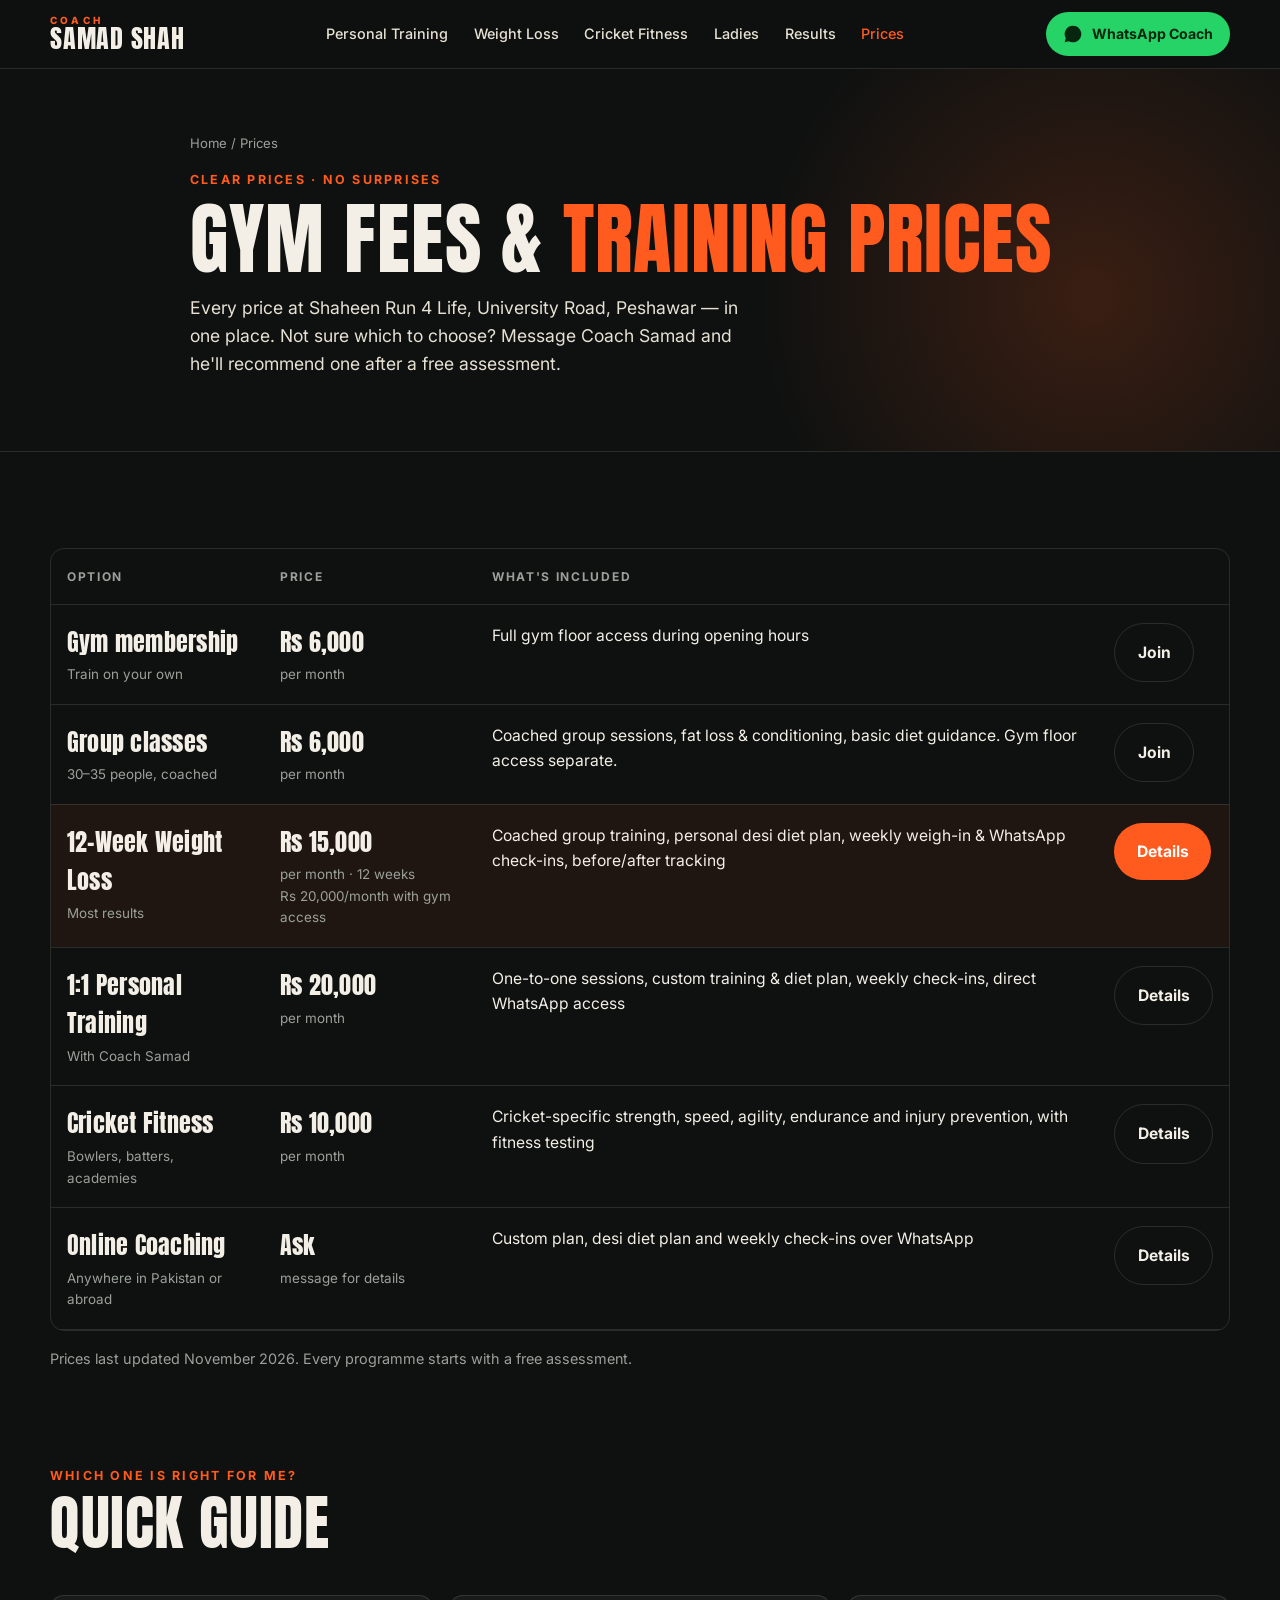
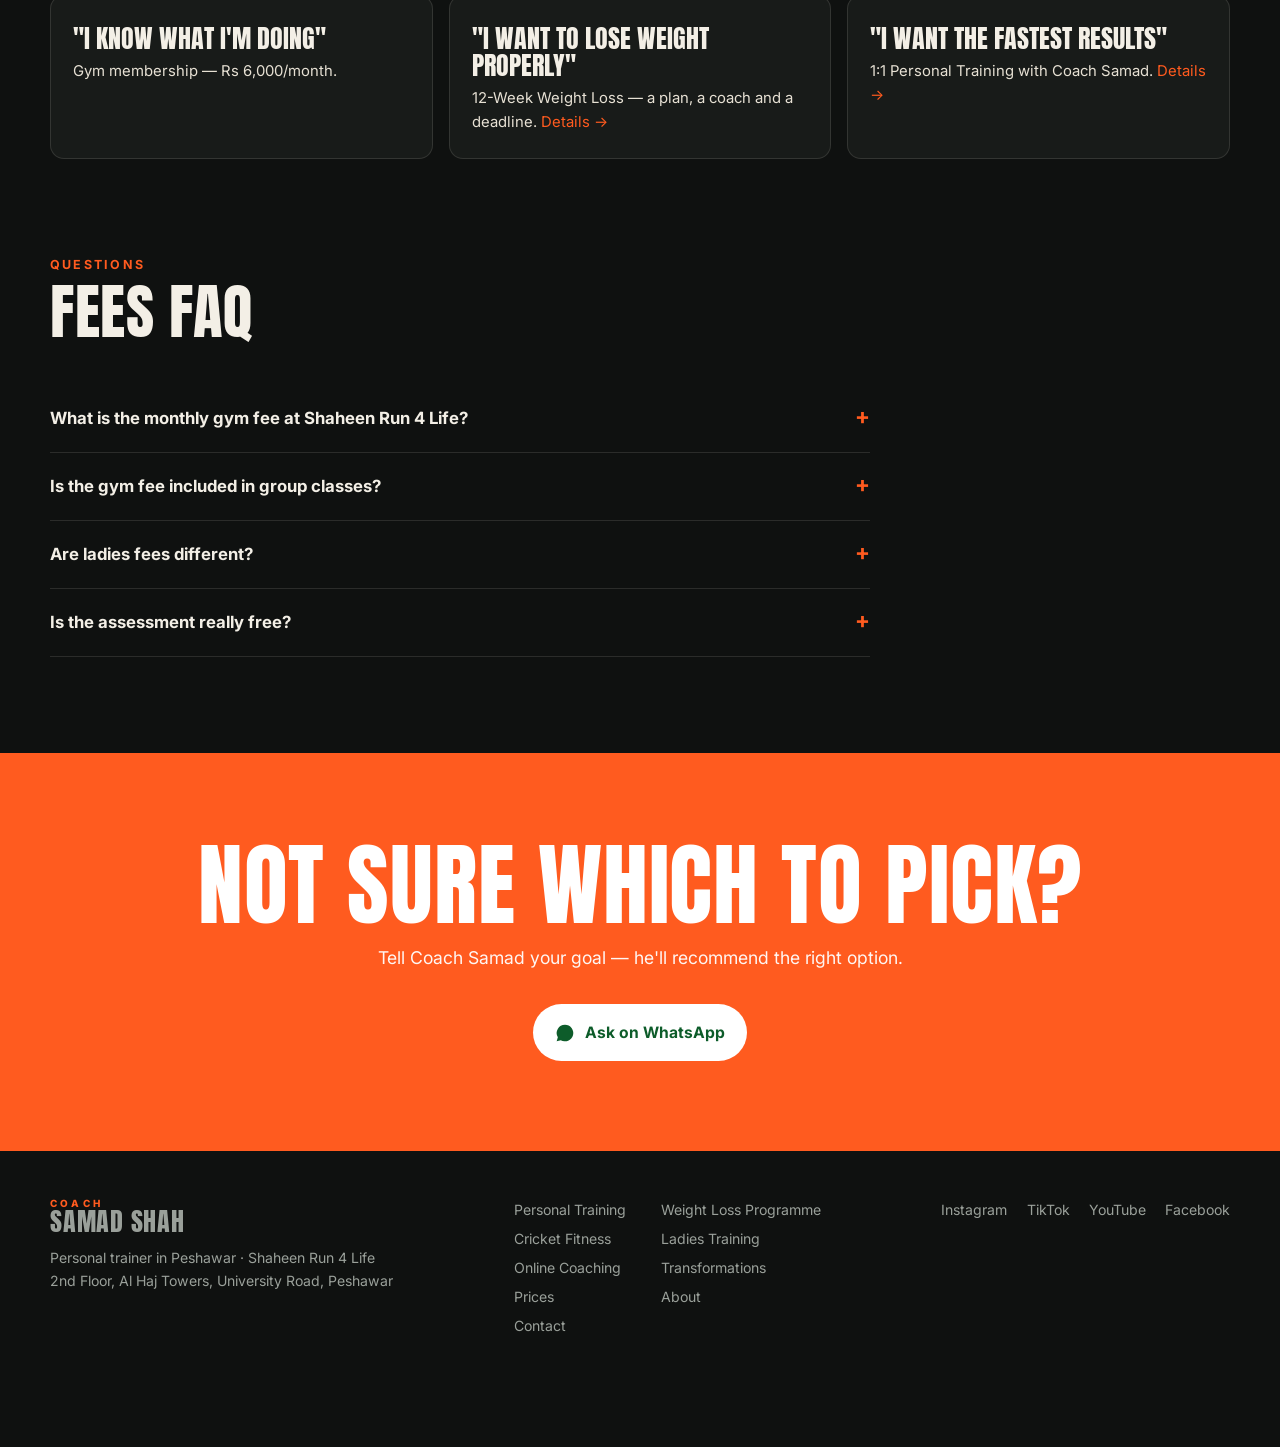
<file: prices.html>
<!doctype html>
<html lang="en">
<head>
<meta charset="utf-8">
<meta name="viewport" content="width=device-width, initial-scale=1">
<title>Gym Fees in Peshawar 2026 | Prices – Shaheen Run 4 Life</title>
<meta name="description" content="Gym fees at Shaheen Run 4 Life, University Town, Peshawar: membership Rs 6,000, classes Rs 6,000, weight loss from Rs 15,000, 1:1 Rs 20,000.">
<link rel="canonical" href="https://coachsamadshah.com/prices.html">
<meta property="og:title" content="Gym Fees in Peshawar 2026 | Prices – Shaheen Run 4 Life">
<meta property="og:description" content="Gym fees at Shaheen Run 4 Life, University Town, Peshawar: membership Rs 6,000, classes Rs 6,000, weight loss from Rs 15,000, 1:1 Rs 20,000.">
<meta property="og:image" content="https://coachsamadshah.com/images/hero-samad-shaheen.jpg">
<meta property="og:type" content="website">
<link rel="preconnect" href="https://fonts.googleapis.com">
<link rel="preconnect" href="https://fonts.gstatic.com" crossorigin>
<link href="https://fonts.googleapis.com/css2?family=Anton&family=Inter:wght@400;500;600;700;800&family=Noto+Nastaliq+Urdu:wght@500;700&display=swap" rel="stylesheet">
<link rel="stylesheet" href="css/styles.css">
</head>
<body>

<header class="nav">
  <div class="wrap">
    <a href="./" class="logo" aria-label="Coach Samad Shah home"><small>COACH</small><b>SAMAD SHAH</b></a>
    <ul>
      <li><a href="personal-training.html" data-nav="personal-training">Personal Training</a></li>
      <li><a href="weight-loss.html" data-nav="weight-loss">Weight Loss</a></li>
      <li><a href="cricket-fitness.html" data-nav="cricket-fitness">Cricket Fitness</a></li>
      <li><a href="ladies-training.html" data-nav="ladies-training">Ladies</a></li>
      <li><a href="transformations.html" data-nav="transformations">Results</a></li>
      <li><a href="prices.html" data-nav="prices" class="active">Prices</a></li>
    </ul>
    <div style="display:flex;gap:.6rem;align-items:center">
      <a class="btn btn-wa" href="https://wa.me/92XXXXXXXXXX?text=Assalam%20o%20Alaikum%20Coach%20Samad%2C%20I%20want%20to%20start%20training">
        <svg class="wa-ico" viewBox="0 0 24 24" fill="currentColor"><path d="M12 2a10 10 0 0 0-8.6 15.1L2 22l5-1.3A10 10 0 1 0 12 2Z"/></svg>
        WhatsApp Coach
      </a>
      <details class="menu">
        <summary aria-label="Open menu"><span></span></summary>
        <nav>
          <a href="./" data-nav="index">Home</a>
          <a href="personal-training.html" data-nav="personal-training">Personal Training</a>
          <a href="weight-loss.html" data-nav="weight-loss">12-Week Weight Loss</a>
          <a href="cricket-fitness.html" data-nav="cricket-fitness">Cricket Fitness</a>
          <a href="ladies-training.html" data-nav="ladies-training">Ladies Training</a>
          <a href="online-coaching.html" data-nav="online-coaching">Online Coaching</a>
          <a href="transformations.html" data-nav="transformations">Transformations</a>
          <a href="prices.html" data-nav="prices" class="active">Prices</a>
          <a href="about.html" data-nav="about">About Samad</a>
          <a href="contact.html" data-nav="contact">Contact &amp; Location</a>
        </nav>
      </details>
    </div>
  </div>
</header>

<section class="page-hero solo">
  <div class="wrap">
    <div>
      <div class="crumbs"><a href="./">Home</a> / Prices</div>
      <div class="eyebrow">Clear prices · no surprises</div>
      <h1 class="h-display">Gym fees &amp; <em>training prices</em></h1>
      <p class="lead">Every price at Shaheen Run 4 Life, University Road, Peshawar — in one place. Not sure which to choose? Message Coach Samad and he'll recommend one after a free assessment.</p>
    </div>
  </div>
</section>

<section>
  <div class="wrap">
    <div class="table-wrap">
      <table class="price-table">
        <thead><tr><th>Option</th><th>Price</th><th>What's included</th><th></th></tr></thead>
        <tbody>
          <tr><td><b>Gym membership</b><small>Train on your own</small></td><td><b>Rs 6,000</b><small>per month</small></td><td>Full gym floor access during opening hours</td><td><a class="btn btn-ghost" href="https://wa.me/92XXXXXXXXXX?text=I%20want%20gym%20membership">Join</a></td></tr>
          <tr><td><b>Group classes</b><small>30–35 people, coached</small></td><td><b>Rs 6,000</b><small>per month</small></td><td>Coached group sessions, fat loss &amp; conditioning, basic diet guidance. Gym floor access separate.</td><td><a class="btn btn-ghost" href="https://wa.me/92XXXXXXXXXX?text=I%20want%20to%20join%20a%20group%20class">Join</a></td></tr>
          <tr class="hl"><td><b>12-Week Weight Loss</b><small>Most results</small></td><td><b>Rs 15,000</b><small>per month · 12 weeks<br>Rs 20,000/month with gym access</small></td><td>Coached group training, personal desi diet plan, weekly weigh-in &amp; WhatsApp check-ins, before/after tracking</td><td><a class="btn btn-ember" href="weight-loss.html">Details</a></td></tr>
          <tr><td><b>1:1 Personal Training</b><small>With Coach Samad</small></td><td><b>Rs 20,000</b><small>per month</small></td><td>One-to-one sessions, custom training &amp; diet plan, weekly check-ins, direct WhatsApp access</td><td><a class="btn btn-ghost" href="personal-training.html">Details</a></td></tr>
          <tr><td><b>Cricket Fitness</b><small>Bowlers, batters, academies</small></td><td><b>Rs 10,000</b><small>per month</small></td><td>Cricket-specific strength, speed, agility, endurance and injury prevention, with fitness testing</td><td><a class="btn btn-ghost" href="cricket-fitness.html">Details</a></td></tr>
          <tr><td><b>Online Coaching</b><small>Anywhere in Pakistan or abroad</small></td><td><b>Ask</b><small>message for details</small></td><td>Custom plan, desi diet plan and weekly check-ins over WhatsApp</td><td><a class="btn btn-ghost" href="online-coaching.html">Details</a></td></tr>
        </tbody>
      </table>
    </div>
    <p style="color:var(--muted);font-size:.9rem;margin-top:16px">Prices last updated November 2026. Every programme starts with a free assessment.</p>
  </div>
</section>

<section style="padding-top:0">
  <div class="wrap">
    <div class="sec-head"><div><div class="eyebrow">Which one is right for me?</div><h2 class="h-display">Quick guide</h2></div></div>
    <div class="cards">
      <div class="card"><h3>"I know what I'm doing"</h3><p>Gym membership — Rs 6,000/month.</p></div>
      <div class="card"><h3>"I want to lose weight properly"</h3><p>12-Week Weight Loss — a plan, a coach and a deadline. <a href="weight-loss.html" style="color:var(--ember)">Details →</a></p></div>
      <div class="card"><h3>"I want the fastest results"</h3><p>1:1 Personal Training with Coach Samad. <a href="personal-training.html" style="color:var(--ember)">Details →</a></p></div>
    </div>
  </div>
</section>

<section style="padding-top:0">
  <div class="wrap">
    <div class="sec-head"><div><div class="eyebrow">Questions</div><h2 class="h-display">Fees FAQ</h2></div></div>
    <div class="faq">
      <details><summary>What is the monthly gym fee at Shaheen Run 4 Life?</summary><p>Gym membership is Rs 6,000 per month.</p></details>
      <details><summary>Is the gym fee included in group classes?</summary><p>No. Group classes are Rs 6,000/month for the classes only; gym floor access is a separate Rs 6,000/month. The 12-Week Weight Loss programme has an option with gym access included (Rs 20,000/month).</p></details>
      <details><summary>Are ladies fees different?</summary><p>No — the same prices apply. See <a href="ladies-training.html" style="color:var(--ember)">ladies training</a> for timings.</p></details>
      <details><summary>Is the assessment really free?</summary><p>Yes. You'll get a fitness check, measurements and a recommendation before you pay anything.</p></details>
    </div>
  </div>
</section>

<section class="final">
  <div class="wrap">
    <h2 class="h-display">Not sure which to pick?</h2>
    <p>Tell Coach Samad your goal — he'll recommend the right option.</p>
    <a class="btn btn-wa" href="https://wa.me/92XXXXXXXXXX?text=Which%20programme%20is%20right%20for%20me%3F"><svg class="wa-ico" viewBox="0 0 24 24" fill="currentColor"><path d="M12 2a10 10 0 0 0-8.6 15.1L2 22l5-1.3A10 10 0 1 0 12 2Z"/></svg>Ask on WhatsApp</a>
  </div>
</section>


<footer>
  <div class="wrap">
    <div>
      <div class="logo"><small>COACH</small><b>SAMAD SHAH</b></div>
      <p style="margin-top:.8rem">Personal trainer in Peshawar · Shaheen Run 4 Life<br>2nd Floor, Al Haj Towers, University Road, Peshawar</p>
    </div>
    <div class="foot-links">
      <a href="personal-training.html">Personal Training</a>
      <a href="weight-loss.html">Weight Loss Programme</a>
      <a href="cricket-fitness.html">Cricket Fitness</a>
      <a href="ladies-training.html">Ladies Training</a>
      <a href="online-coaching.html">Online Coaching</a>
      <a href="transformations.html">Transformations</a>
      <a href="prices.html">Prices</a>
      <a href="about.html">About</a>
      <a href="contact.html">Contact</a>
    </div>
    <div class="socials">
      <a href="https://www.instagram.com/s.samad76/" target="_blank" rel="noopener">Instagram</a>
      <a href="https://www.tiktok.com/@officialsamad10" target="_blank" rel="noopener">TikTok</a>
      <a href="https://www.youtube.com/@samadfitnesstrainer" target="_blank" rel="noopener">YouTube</a>
      <a href="https://www.facebook.com/ShaheenRun4Life/" target="_blank" rel="noopener">Facebook</a>
    </div>
  </div>
</footer>

<div class="wa-bar"><a class="btn btn-wa" href="https://wa.me/92XXXXXXXXXX">
  <svg class="wa-ico" viewBox="0 0 24 24" fill="currentColor"><path d="M12 2a10 10 0 0 0-8.6 15.1L2 22l5-1.3A10 10 0 1 0 12 2Z"/></svg>
  WhatsApp Coach Samad</a></div>

</body>
</html>
</file>
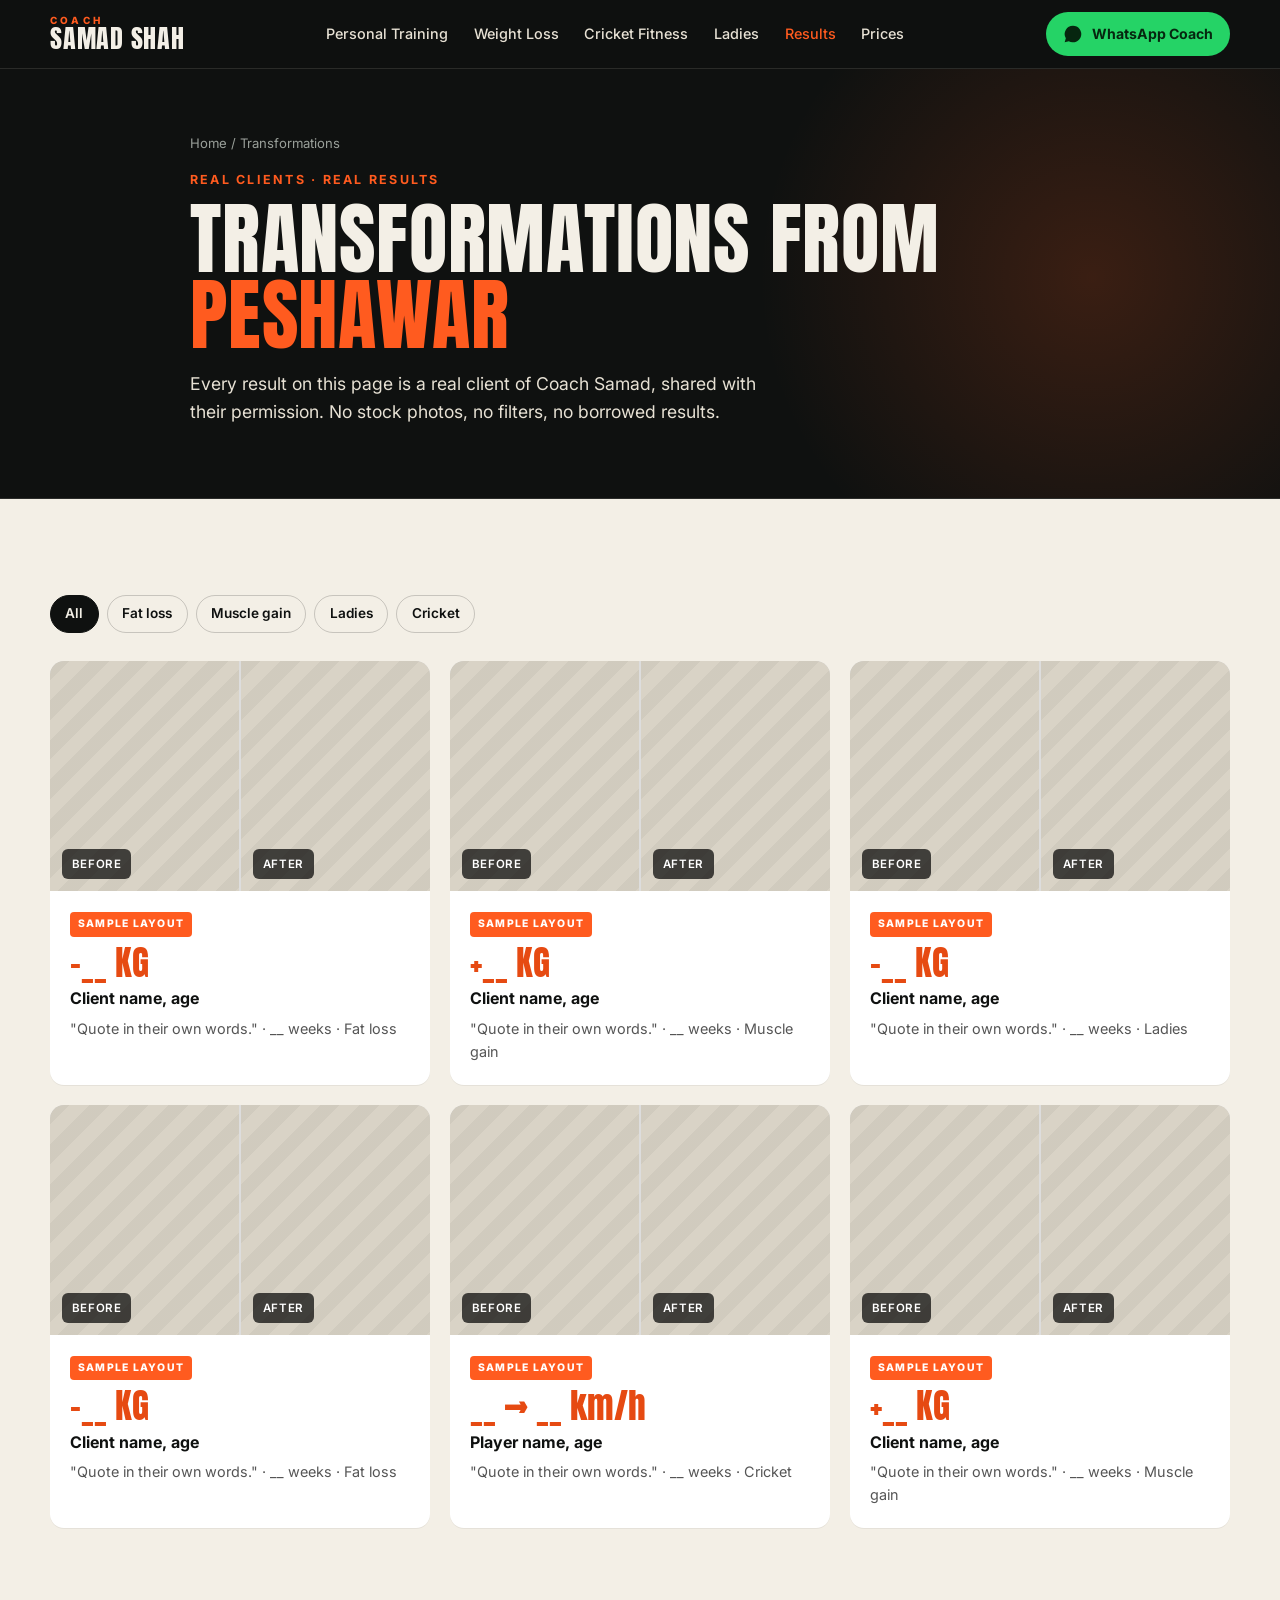
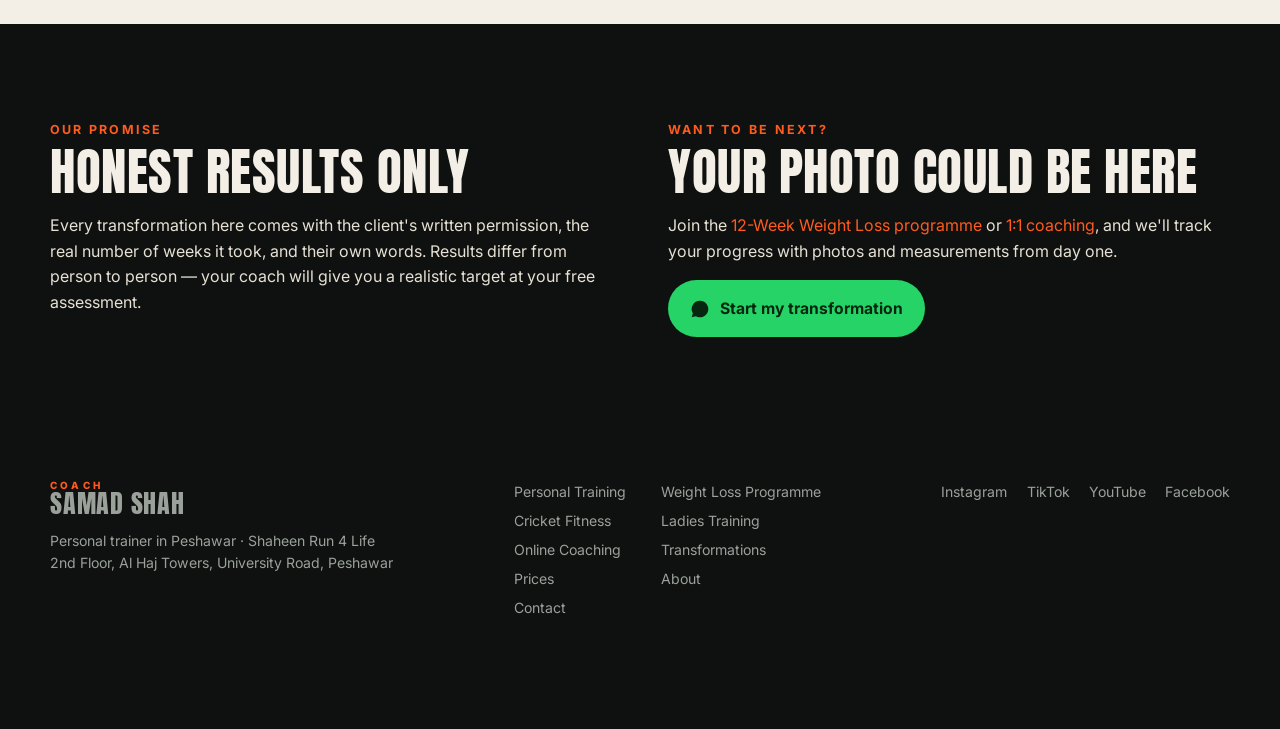
<file: transformations.html>
<!doctype html>
<html lang="en">
<head>
<meta charset="utf-8">
<meta name="viewport" content="width=device-width, initial-scale=1">
<title>Transformations | Real Client Results – Coach Samad Shah</title>
<meta name="description" content="Real before-and-after results from Coach Samad Shah's clients in Peshawar: weight loss, muscle gain, ladies and cricket fitness, shared with permission.">
<link rel="canonical" href="https://coachsamadshah.com/transformations.html">
<meta property="og:title" content="Transformations | Real Client Results – Coach Samad Shah">
<meta property="og:description" content="Real before-and-after results from Coach Samad Shah's clients in Peshawar: weight loss, muscle gain, ladies and cricket fitness, shared with permission.">
<meta property="og:image" content="https://coachsamadshah.com/images/hero-samad-shaheen.jpg">
<meta property="og:type" content="website">
<link rel="preconnect" href="https://fonts.googleapis.com">
<link rel="preconnect" href="https://fonts.gstatic.com" crossorigin>
<link href="https://fonts.googleapis.com/css2?family=Anton&family=Inter:wght@400;500;600;700;800&family=Noto+Nastaliq+Urdu:wght@500;700&display=swap" rel="stylesheet">
<link rel="stylesheet" href="css/styles.css">
</head>
<body>

<header class="nav">
  <div class="wrap">
    <a href="./" class="logo" aria-label="Coach Samad Shah home"><small>COACH</small><b>SAMAD SHAH</b></a>
    <ul>
      <li><a href="personal-training.html" data-nav="personal-training">Personal Training</a></li>
      <li><a href="weight-loss.html" data-nav="weight-loss">Weight Loss</a></li>
      <li><a href="cricket-fitness.html" data-nav="cricket-fitness">Cricket Fitness</a></li>
      <li><a href="ladies-training.html" data-nav="ladies-training">Ladies</a></li>
      <li><a href="transformations.html" data-nav="transformations" class="active">Results</a></li>
      <li><a href="prices.html" data-nav="prices">Prices</a></li>
    </ul>
    <div style="display:flex;gap:.6rem;align-items:center">
      <a class="btn btn-wa" href="https://wa.me/92XXXXXXXXXX?text=Assalam%20o%20Alaikum%20Coach%20Samad%2C%20I%20want%20to%20start%20training">
        <svg class="wa-ico" viewBox="0 0 24 24" fill="currentColor"><path d="M12 2a10 10 0 0 0-8.6 15.1L2 22l5-1.3A10 10 0 1 0 12 2Z"/></svg>
        WhatsApp Coach
      </a>
      <details class="menu">
        <summary aria-label="Open menu"><span></span></summary>
        <nav>
          <a href="./" data-nav="index">Home</a>
          <a href="personal-training.html" data-nav="personal-training">Personal Training</a>
          <a href="weight-loss.html" data-nav="weight-loss">12-Week Weight Loss</a>
          <a href="cricket-fitness.html" data-nav="cricket-fitness">Cricket Fitness</a>
          <a href="ladies-training.html" data-nav="ladies-training">Ladies Training</a>
          <a href="online-coaching.html" data-nav="online-coaching">Online Coaching</a>
          <a href="transformations.html" data-nav="transformations" class="active">Transformations</a>
          <a href="prices.html" data-nav="prices">Prices</a>
          <a href="about.html" data-nav="about">About Samad</a>
          <a href="contact.html" data-nav="contact">Contact &amp; Location</a>
        </nav>
      </details>
    </div>
  </div>
</header>

<section class="page-hero solo">
  <div class="wrap">
    <div>
      <div class="crumbs"><a href="./">Home</a> / Transformations</div>
      <div class="eyebrow">Real clients · real results</div>
      <h1 class="h-display">Transformations from <em>Peshawar</em></h1>
      <p class="lead">Every result on this page is a real client of Coach Samad, shared with their permission. No stock photos, no filters, no borrowed results.</p>
    </div>
  </div>
</section>

<section class="tx tx-page">
  <div class="wrap">
    <div class="filter"><span class="on">All</span><span>Fat loss</span><span>Muscle gain</span><span>Ladies</span><span>Cricket</span></div>
    <div class="tx-grid">
      <article class="tx-card"><div class="tx-pair"><div class="ph"><span>Before</span></div><div class="ph"><span>After</span></div></div><div class="tx-body"><span class="tag-ph" style="position:static;display:inline-block;margin-bottom:8px">SAMPLE LAYOUT</span><div class="tx-stat">−__ KG</div><h4>Client name, age</h4><p>"Quote in their own words." · __ weeks · Fat loss</p></div></article>
      <article class="tx-card"><div class="tx-pair"><div class="ph"><span>Before</span></div><div class="ph"><span>After</span></div></div><div class="tx-body"><span class="tag-ph" style="position:static;display:inline-block;margin-bottom:8px">SAMPLE LAYOUT</span><div class="tx-stat">+__ KG</div><h4>Client name, age</h4><p>"Quote in their own words." · __ weeks · Muscle gain</p></div></article>
      <article class="tx-card"><div class="tx-pair"><div class="ph"><span>Before</span></div><div class="ph"><span>After</span></div></div><div class="tx-body"><span class="tag-ph" style="position:static;display:inline-block;margin-bottom:8px">SAMPLE LAYOUT</span><div class="tx-stat">−__ KG</div><h4>Client name, age</h4><p>"Quote in their own words." · __ weeks · Ladies</p></div></article>
      <article class="tx-card"><div class="tx-pair"><div class="ph"><span>Before</span></div><div class="ph"><span>After</span></div></div><div class="tx-body"><span class="tag-ph" style="position:static;display:inline-block;margin-bottom:8px">SAMPLE LAYOUT</span><div class="tx-stat">−__ KG</div><h4>Client name, age</h4><p>"Quote in their own words." · __ weeks · Fat loss</p></div></article>
      <article class="tx-card"><div class="tx-pair"><div class="ph"><span>Before</span></div><div class="ph"><span>After</span></div></div><div class="tx-body"><span class="tag-ph" style="position:static;display:inline-block;margin-bottom:8px">SAMPLE LAYOUT</span><div class="tx-stat">__ → __ km/h</div><h4>Player name, age</h4><p>"Quote in their own words." · __ weeks · Cricket</p></div></article>
      <article class="tx-card"><div class="tx-pair"><div class="ph"><span>Before</span></div><div class="ph"><span>After</span></div></div><div class="tx-body"><span class="tag-ph" style="position:static;display:inline-block;margin-bottom:8px">SAMPLE LAYOUT</span><div class="tx-stat">+__ KG</div><h4>Client name, age</h4><p>"Quote in their own words." · __ weeks · Muscle gain</p></div></article>
    </div>
  </div>
</section>

<section>
  <div class="wrap split">
    <div>
      <div class="eyebrow">Our promise</div>
      <h2 class="h-display">Honest results only</h2>
      <p>Every transformation here comes with the client's written permission, the real number of weeks it took, and their own words. Results differ from person to person — your coach will give you a realistic target at your free assessment.</p>
    </div>
    <div>
      <div class="eyebrow">Want to be next?</div>
      <h2 class="h-display">Your photo could be here</h2>
      <p>Join the <a href="weight-loss.html" style="color:var(--ember)">12-Week Weight Loss programme</a> or <a href="personal-training.html" style="color:var(--ember)">1:1 coaching</a>, and we'll track your progress with photos and measurements from day one.</p>
      <a class="btn btn-wa" href="https://wa.me/92XXXXXXXXXX?text=I%20want%20to%20start%20my%20transformation"><svg class="wa-ico" viewBox="0 0 24 24" fill="currentColor"><path d="M12 2a10 10 0 0 0-8.6 15.1L2 22l5-1.3A10 10 0 1 0 12 2Z"/></svg>Start my transformation</a>
    </div>
  </div>
</section>


<footer>
  <div class="wrap">
    <div>
      <div class="logo"><small>COACH</small><b>SAMAD SHAH</b></div>
      <p style="margin-top:.8rem">Personal trainer in Peshawar · Shaheen Run 4 Life<br>2nd Floor, Al Haj Towers, University Road, Peshawar</p>
    </div>
    <div class="foot-links">
      <a href="personal-training.html">Personal Training</a>
      <a href="weight-loss.html">Weight Loss Programme</a>
      <a href="cricket-fitness.html">Cricket Fitness</a>
      <a href="ladies-training.html">Ladies Training</a>
      <a href="online-coaching.html">Online Coaching</a>
      <a href="transformations.html">Transformations</a>
      <a href="prices.html">Prices</a>
      <a href="about.html">About</a>
      <a href="contact.html">Contact</a>
    </div>
    <div class="socials">
      <a href="https://www.instagram.com/s.samad76/" target="_blank" rel="noopener">Instagram</a>
      <a href="https://www.tiktok.com/@officialsamad10" target="_blank" rel="noopener">TikTok</a>
      <a href="https://www.youtube.com/@samadfitnesstrainer" target="_blank" rel="noopener">YouTube</a>
      <a href="https://www.facebook.com/ShaheenRun4Life/" target="_blank" rel="noopener">Facebook</a>
    </div>
  </div>
</footer>

<div class="wa-bar"><a class="btn btn-wa" href="https://wa.me/92XXXXXXXXXX">
  <svg class="wa-ico" viewBox="0 0 24 24" fill="currentColor"><path d="M12 2a10 10 0 0 0-8.6 15.1L2 22l5-1.3A10 10 0 1 0 12 2Z"/></svg>
  WhatsApp Coach Samad</a></div>

</body>
</html>
</file>
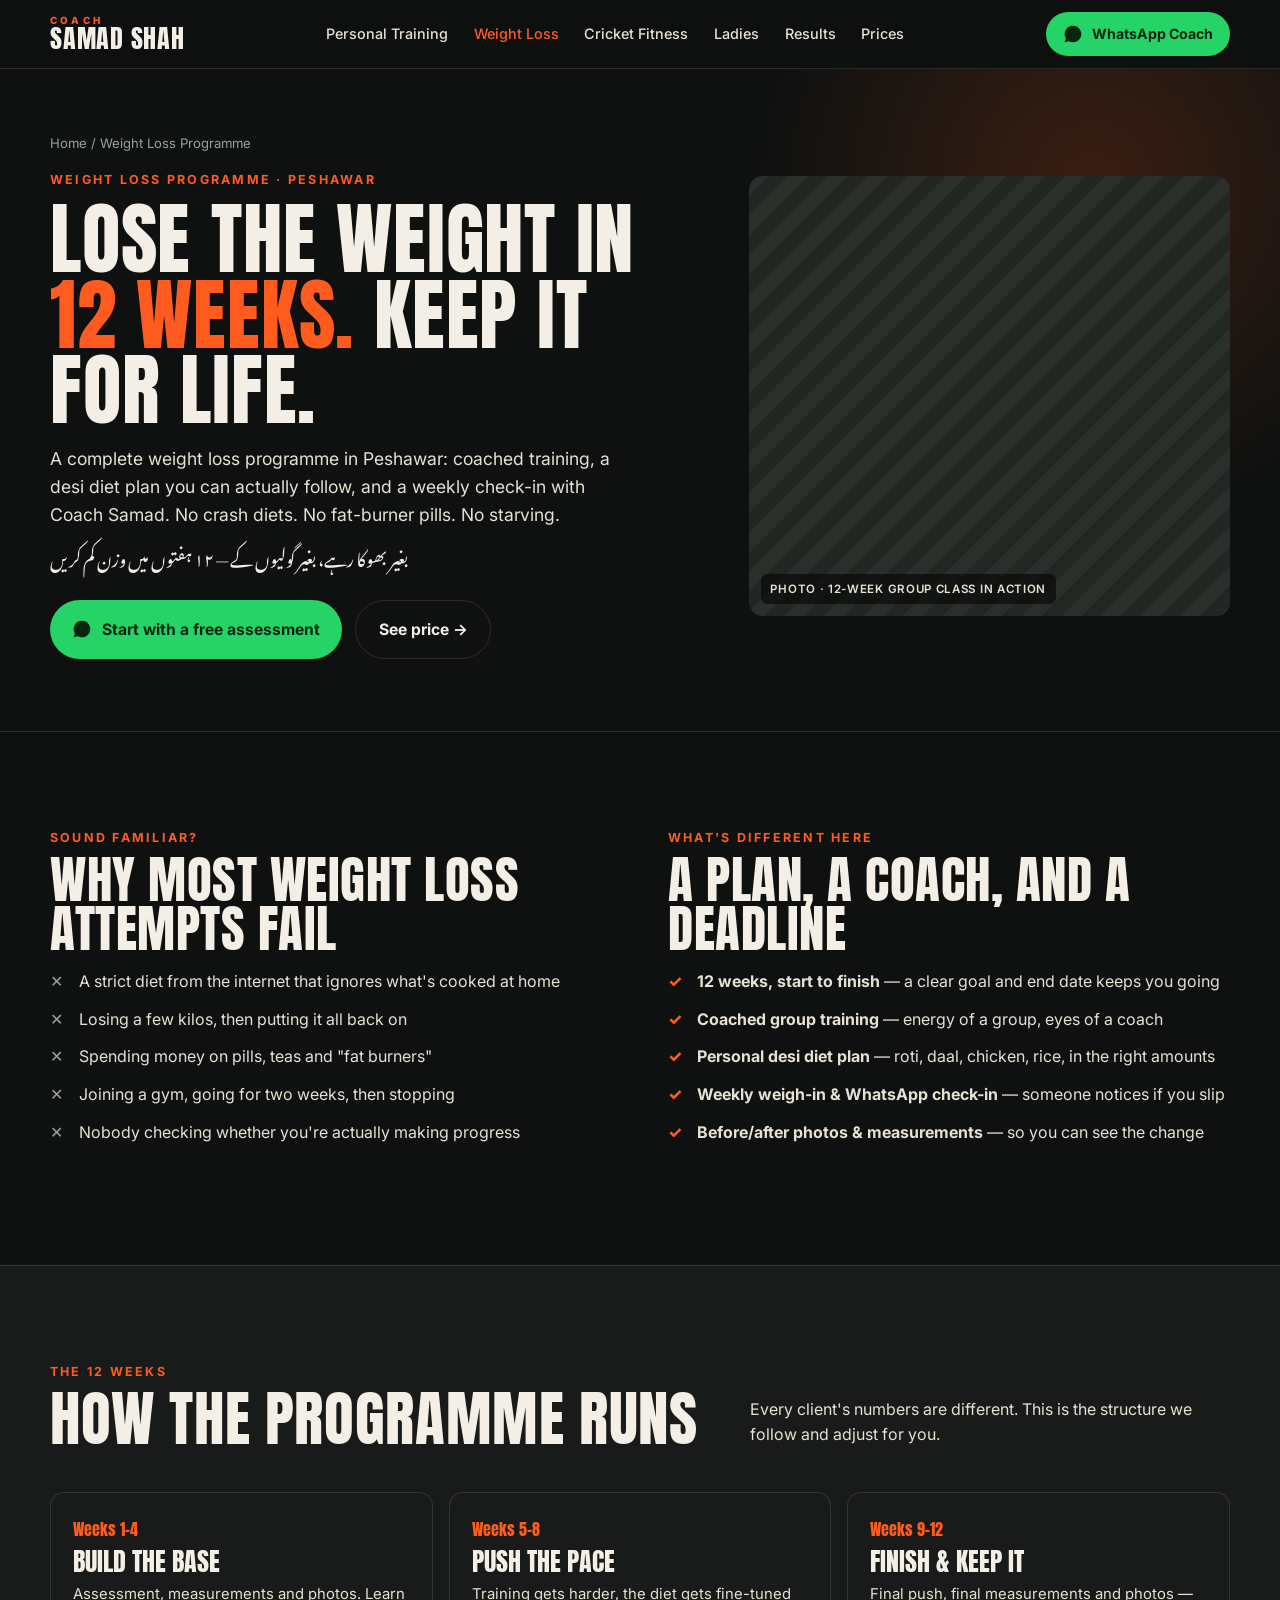
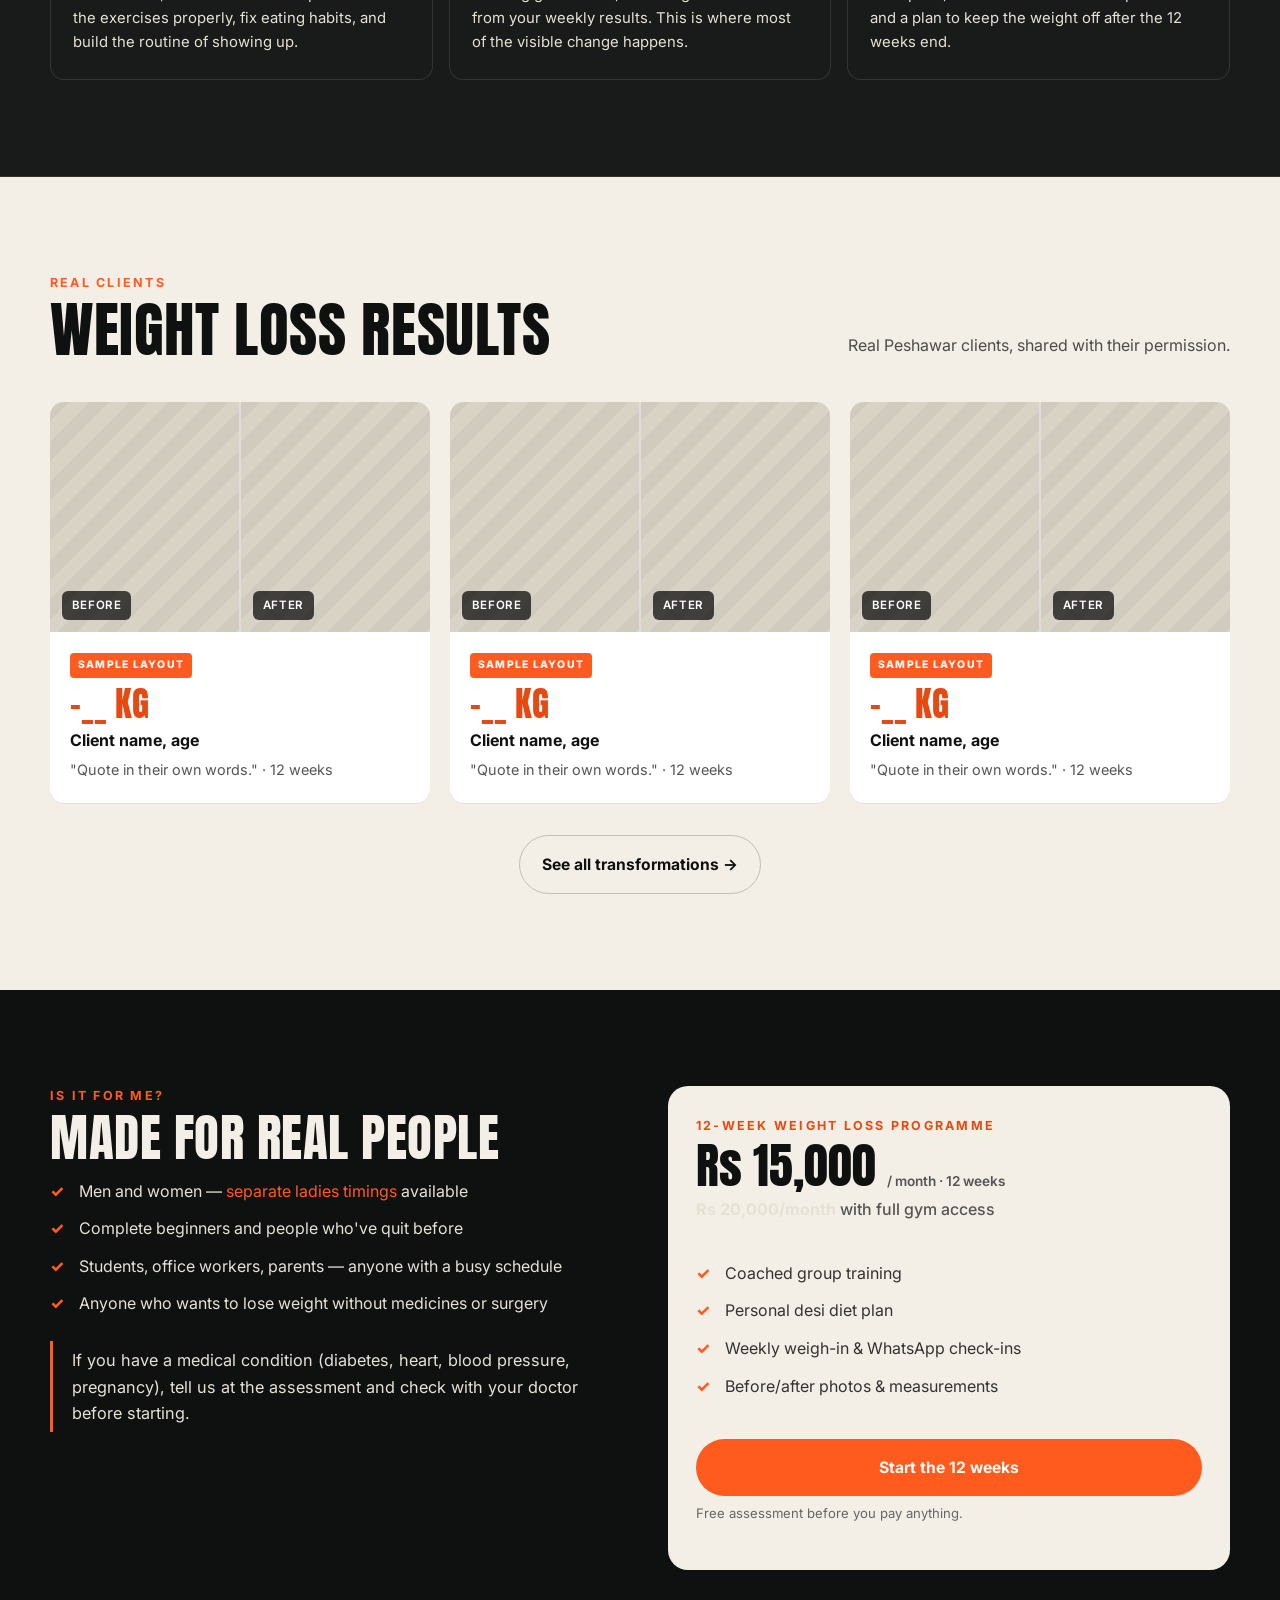
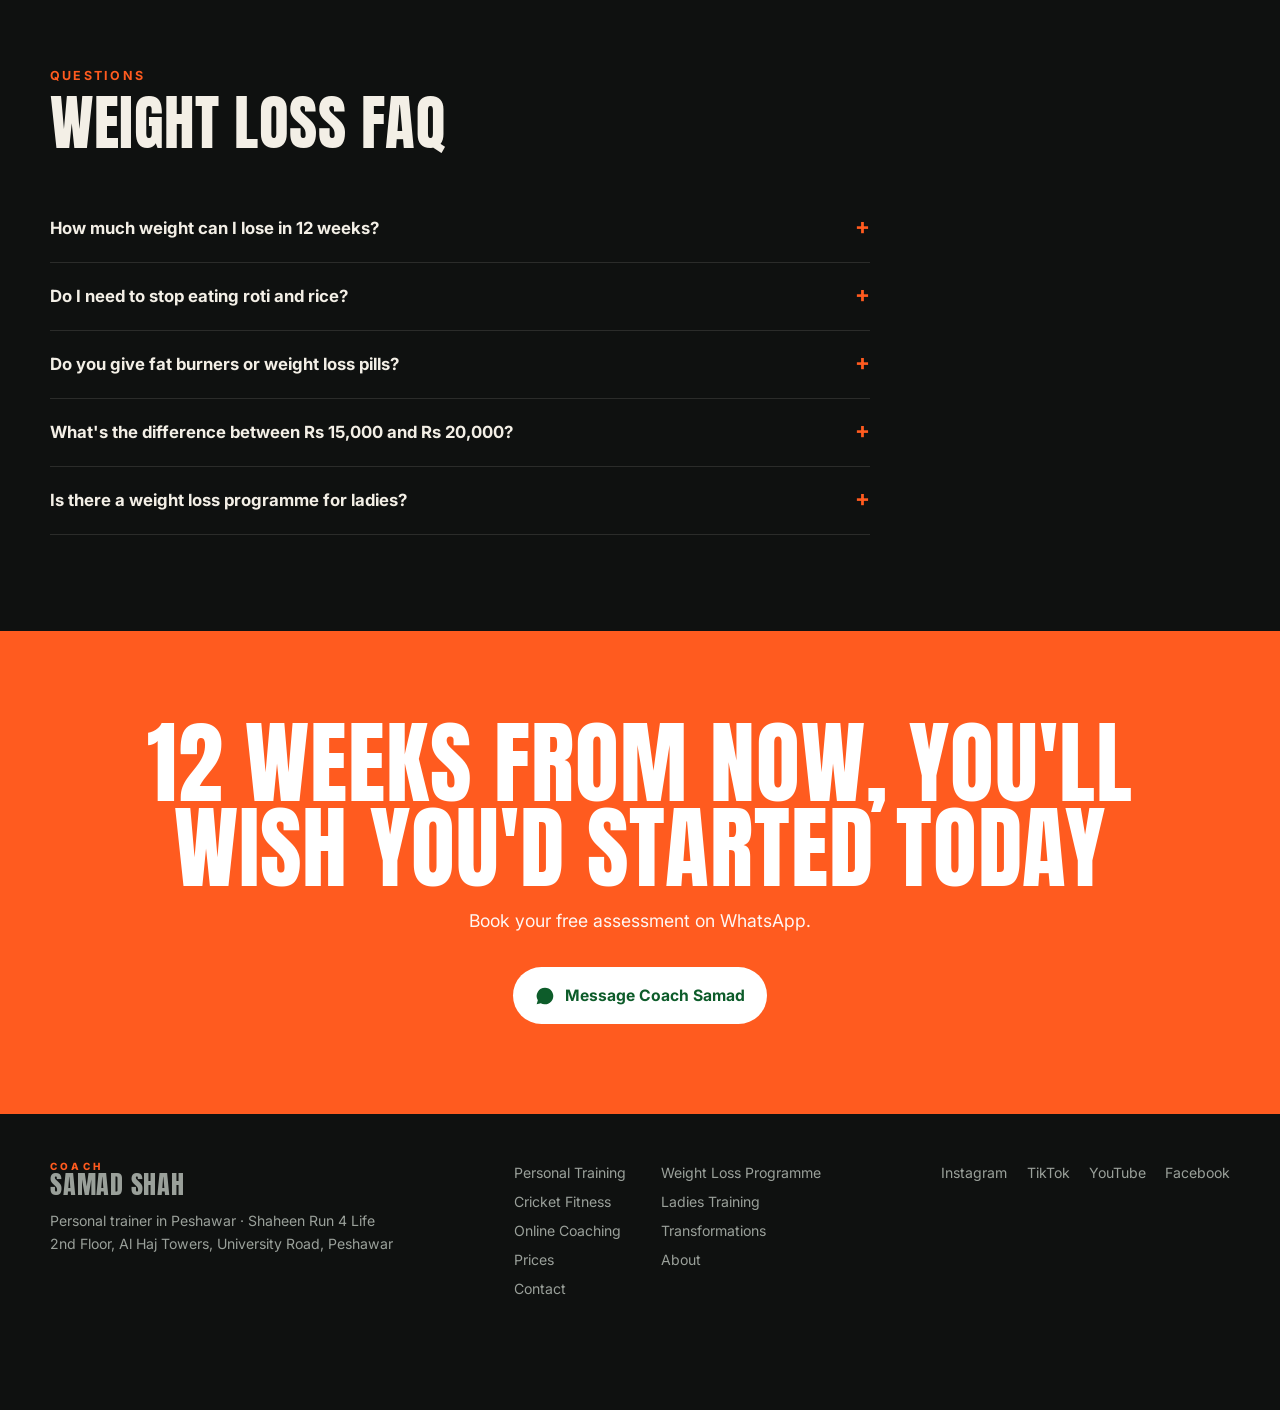
<file: weight-loss.html>
<!doctype html>
<html lang="en">
<head>
<meta charset="utf-8">
<meta name="viewport" content="width=device-width, initial-scale=1">
<title>Weight Loss Programme in Peshawar | 12 Weeks, No Pills</title>
<meta name="description" content="Lose weight in Peshawar without crash diets or pills. 12-week programme: coached training, desi diet plan, weekly check-ins. From Rs 15,000/month.">
<link rel="canonical" href="https://coachsamadshah.com/weight-loss.html">
<meta property="og:title" content="Weight Loss Programme in Peshawar | 12 Weeks, No Pills">
<meta property="og:description" content="Lose weight in Peshawar without crash diets or pills. 12-week programme: coached training, desi diet plan, weekly check-ins. From Rs 15,000/month.">
<meta property="og:image" content="https://coachsamadshah.com/images/hero-samad-shaheen.jpg">
<meta property="og:type" content="website">
<link rel="preconnect" href="https://fonts.googleapis.com">
<link rel="preconnect" href="https://fonts.gstatic.com" crossorigin>
<link href="https://fonts.googleapis.com/css2?family=Anton&family=Inter:wght@400;500;600;700;800&family=Noto+Nastaliq+Urdu:wght@500;700&display=swap" rel="stylesheet">
<link rel="stylesheet" href="css/styles.css">
</head>
<body>

<header class="nav">
  <div class="wrap">
    <a href="./" class="logo" aria-label="Coach Samad Shah home"><small>COACH</small><b>SAMAD SHAH</b></a>
    <ul>
      <li><a href="personal-training.html" data-nav="personal-training">Personal Training</a></li>
      <li><a href="weight-loss.html" data-nav="weight-loss" class="active">Weight Loss</a></li>
      <li><a href="cricket-fitness.html" data-nav="cricket-fitness">Cricket Fitness</a></li>
      <li><a href="ladies-training.html" data-nav="ladies-training">Ladies</a></li>
      <li><a href="transformations.html" data-nav="transformations">Results</a></li>
      <li><a href="prices.html" data-nav="prices">Prices</a></li>
    </ul>
    <div style="display:flex;gap:.6rem;align-items:center">
      <a class="btn btn-wa" href="https://wa.me/92XXXXXXXXXX?text=Assalam%20o%20Alaikum%20Coach%20Samad%2C%20I%20want%20to%20start%20training">
        <svg class="wa-ico" viewBox="0 0 24 24" fill="currentColor"><path d="M12 2a10 10 0 0 0-8.6 15.1L2 22l5-1.3A10 10 0 1 0 12 2Z"/></svg>
        WhatsApp Coach
      </a>
      <details class="menu">
        <summary aria-label="Open menu"><span></span></summary>
        <nav>
          <a href="./" data-nav="index">Home</a>
          <a href="personal-training.html" data-nav="personal-training">Personal Training</a>
          <a href="weight-loss.html" data-nav="weight-loss" class="active">12-Week Weight Loss</a>
          <a href="cricket-fitness.html" data-nav="cricket-fitness">Cricket Fitness</a>
          <a href="ladies-training.html" data-nav="ladies-training">Ladies Training</a>
          <a href="online-coaching.html" data-nav="online-coaching">Online Coaching</a>
          <a href="transformations.html" data-nav="transformations">Transformations</a>
          <a href="prices.html" data-nav="prices">Prices</a>
          <a href="about.html" data-nav="about">About Samad</a>
          <a href="contact.html" data-nav="contact">Contact &amp; Location</a>
        </nav>
      </details>
    </div>
  </div>
</header>

<section class="page-hero">
  <div class="wrap">
    <div>
      <div class="crumbs"><a href="./">Home</a> / Weight Loss Programme</div>
      <div class="eyebrow">Weight loss programme · Peshawar</div>
      <h1 class="h-display">Lose the weight in <em>12 weeks.</em> Keep it for life.</h1>
      <p class="lead">A complete weight loss programme in Peshawar: coached training, a desi diet plan you can actually follow, and a weekly check-in with Coach Samad. No crash diets. No fat-burner pills. No starving.</p>
      <p class="urdu">بغیر بھوکا رہے، بغیر گولیوں کے — ۱۲ ہفتوں میں وزن کم کریں</p>
      <div class="ctas">
        <a class="btn btn-wa" href="https://wa.me/92XXXXXXXXXX?text=I%20want%20to%20join%20the%2012-week%20fat%20loss%20programme"><svg class="wa-ico" viewBox="0 0 24 24" fill="currentColor"><path d="M12 2a10 10 0 0 0-8.6 15.1L2 22l5-1.3A10 10 0 1 0 12 2Z"/></svg>Start with a free assessment</a>
        <a class="btn btn-ghost" href="#price">See price →</a>
      </div>
    </div>
    <div class="ph"><span>Photo · 12-week group class in action</span></div>
  </div>
</section>

<section>
  <div class="wrap split">
    <div>
      <div class="eyebrow">Sound familiar?</div>
      <h2 class="h-display">Why most weight loss attempts fail</h2>
      <ul class="checks crosses">
        <li>A strict diet from the internet that ignores what's cooked at home</li>
        <li>Losing a few kilos, then putting it all back on</li>
        <li>Spending money on pills, teas and "fat burners"</li>
        <li>Joining a gym, going for two weeks, then stopping</li>
        <li>Nobody checking whether you're actually making progress</li>
      </ul>
    </div>
    <div>
      <div class="eyebrow">What's different here</div>
      <h2 class="h-display">A plan, a coach, and a deadline</h2>
      <ul class="checks">
        <li><b>12 weeks, start to finish</b> — a clear goal and end date keeps you going</li>
        <li><b>Coached group training</b> — energy of a group, eyes of a coach</li>
        <li><b>Personal desi diet plan</b> — roti, daal, chicken, rice, in the right amounts</li>
        <li><b>Weekly weigh-in &amp; WhatsApp check-in</b> — someone notices if you slip</li>
        <li><b>Before/after photos &amp; measurements</b> — so you can see the change</li>
      </ul>
    </div>
  </div>
</section>

<section class="band">
  <div class="wrap">
    <div class="sec-head"><div><div class="eyebrow">The 12 weeks</div><h2 class="h-display">How the programme runs</h2></div><p>Every client's numbers are different. This is the structure we follow and adjust for you.</p></div>
    <div class="cards">
      <div class="card"><span class="num">Weeks 1–4</span><h3>Build the base</h3><p>Assessment, measurements and photos. Learn the exercises properly, fix eating habits, and build the routine of showing up.</p></div>
      <div class="card"><span class="num">Weeks 5–8</span><h3>Push the pace</h3><p>Training gets harder, the diet gets fine-tuned from your weekly results. This is where most of the visible change happens.</p></div>
      <div class="card"><span class="num">Weeks 9–12</span><h3>Finish &amp; keep it</h3><p>Final push, final measurements and photos — and a plan to keep the weight off after the 12 weeks end.</p></div>
    </div>
  </div>
</section>

<section class="tx" id="results">
  <div class="wrap">
    <div class="sec-head"><div><div class="eyebrow">Real clients</div><h2 class="h-display">Weight loss results</h2></div><p>Real Peshawar clients, shared with their permission.</p></div>
    <div class="tx-grid">
      <article class="tx-card"><div class="tx-pair"><div class="ph"><span>Before</span></div><div class="ph"><span>After</span></div></div><div class="tx-body"><span class="tag-ph" style="position:static;display:inline-block;margin-bottom:8px">SAMPLE LAYOUT</span><div class="tx-stat">−__ KG</div><h4>Client name, age</h4><p>"Quote in their own words." · 12 weeks</p></div></article>
      <article class="tx-card"><div class="tx-pair"><div class="ph"><span>Before</span></div><div class="ph"><span>After</span></div></div><div class="tx-body"><span class="tag-ph" style="position:static;display:inline-block;margin-bottom:8px">SAMPLE LAYOUT</span><div class="tx-stat">−__ KG</div><h4>Client name, age</h4><p>"Quote in their own words." · 12 weeks</p></div></article>
      <article class="tx-card"><div class="tx-pair"><div class="ph"><span>Before</span></div><div class="ph"><span>After</span></div></div><div class="tx-body"><span class="tag-ph" style="position:static;display:inline-block;margin-bottom:8px">SAMPLE LAYOUT</span><div class="tx-stat">−__ KG</div><h4>Client name, age</h4><p>"Quote in their own words." · 12 weeks</p></div></article>
    </div>
    <div class="tx-more"><a class="btn btn-ghost" href="transformations.html">See all transformations →</a></div>
  </div>
</section>

<section id="price">
  <div class="wrap split">
    <div>
      <div class="eyebrow">Is it for me?</div>
      <h2 class="h-display">Made for real people</h2>
      <ul class="checks">
        <li>Men and women — <a href="ladies-training.html" style="color:var(--ember)">separate ladies timings</a> available</li>
        <li>Complete beginners and people who've quit before</li>
        <li>Students, office workers, parents — anyone with a busy schedule</li>
        <li>Anyone who wants to lose weight without medicines or surgery</li>
      </ul>
      <p class="callout">If you have a medical condition (diabetes, heart, blood pressure, pregnancy), tell us at the assessment and check with your doctor before starting.</p>
    </div>
    <div class="price-box">
      <div class="eyebrow">12-Week Weight Loss Programme</div>
      <div class="price">Rs 15,000 <small>/ month · 12 weeks</small></div>
      <p class="alt">Rs 20,000/month <span>with full gym access</span></p>
      <ul class="checks"><li>Coached group training</li><li>Personal desi diet plan</li><li>Weekly weigh-in &amp; WhatsApp check-ins</li><li>Before/after photos &amp; measurements</li></ul>
      <a class="btn btn-ember" href="https://wa.me/92XXXXXXXXXX?text=I%20want%20to%20start%20the%2012-week%20fat%20loss%20programme">Start the 12 weeks</a>
      <p class="fine">Free assessment before you pay anything.</p>
    </div>
  </div>
</section>

<section style="padding-top:0">
  <div class="wrap">
    <div class="sec-head"><div><div class="eyebrow">Questions</div><h2 class="h-display">Weight loss FAQ</h2></div></div>
    <div class="faq">
      <details><summary>How much weight can I lose in 12 weeks?</summary><p>It depends on your starting weight, your consistency and your body. We'll give you a realistic target at your free assessment — we won't promise a number we can't stand behind.</p></details>
      <details><summary>Do I need to stop eating roti and rice?</summary><p>No. Your plan uses normal home food in the right portions. Cutting out everything you enjoy is the main reason diets fail.</p></details>
      <details><summary>Do you give fat burners or weight loss pills?</summary><p>No. This programme is training, food and habits — the things that actually last.</p></details>
      <details><summary>What's the difference between Rs 15,000 and Rs 20,000?</summary><p>Rs 15,000/month covers the coached classes, diet plan and check-ins. Rs 20,000/month adds full gym access so you can also train on your own outside class.</p></details>
      <details><summary>Is there a weight loss programme for ladies?</summary><p>Yes — the same programme runs in our separate ladies timings. See <a href="ladies-training.html" style="color:var(--ember)">ladies training</a>.</p></details>
    </div>
  </div>
</section>

<section class="final">
  <div class="wrap">
    <h2 class="h-display">12 weeks from now, you'll wish you'd started today</h2>
    <p>Book your free assessment on WhatsApp.</p>
    <a class="btn btn-wa" href="https://wa.me/92XXXXXXXXXX?text=I%20want%20a%20free%20assessment%20for%20fat%20loss"><svg class="wa-ico" viewBox="0 0 24 24" fill="currentColor"><path d="M12 2a10 10 0 0 0-8.6 15.1L2 22l5-1.3A10 10 0 1 0 12 2Z"/></svg>Message Coach Samad</a>
  </div>
</section>


<footer>
  <div class="wrap">
    <div>
      <div class="logo"><small>COACH</small><b>SAMAD SHAH</b></div>
      <p style="margin-top:.8rem">Personal trainer in Peshawar · Shaheen Run 4 Life<br>2nd Floor, Al Haj Towers, University Road, Peshawar</p>
    </div>
    <div class="foot-links">
      <a href="personal-training.html">Personal Training</a>
      <a href="weight-loss.html">Weight Loss Programme</a>
      <a href="cricket-fitness.html">Cricket Fitness</a>
      <a href="ladies-training.html">Ladies Training</a>
      <a href="online-coaching.html">Online Coaching</a>
      <a href="transformations.html">Transformations</a>
      <a href="prices.html">Prices</a>
      <a href="about.html">About</a>
      <a href="contact.html">Contact</a>
    </div>
    <div class="socials">
      <a href="https://www.instagram.com/s.samad76/" target="_blank" rel="noopener">Instagram</a>
      <a href="https://www.tiktok.com/@officialsamad10" target="_blank" rel="noopener">TikTok</a>
      <a href="https://www.youtube.com/@samadfitnesstrainer" target="_blank" rel="noopener">YouTube</a>
      <a href="https://www.facebook.com/ShaheenRun4Life/" target="_blank" rel="noopener">Facebook</a>
    </div>
  </div>
</footer>

<div class="wa-bar"><a class="btn btn-wa" href="https://wa.me/92XXXXXXXXXX">
  <svg class="wa-ico" viewBox="0 0 24 24" fill="currentColor"><path d="M12 2a10 10 0 0 0-8.6 15.1L2 22l5-1.3A10 10 0 1 0 12 2Z"/></svg>
  WhatsApp Coach Samad</a></div>

</body>
</html>
</file>
<file: css/styles.css>
:root{
  --ink:#0F1110; --ink-2:#181B19; --ink-3:#232724;
  --bone:#F3EFE6; --bone-2:#E7E1D4;
  --ember:#FF5B1F; --ember-2:#E64A12;
  --turf:#1E3B2A; --turf-2:#29503A;
  --muted:#9AA09A; --line:rgba(243,239,230,.12);
  --wa:#25D366;
  --r:14px;
  --display:'Anton',Impact,sans-serif;
  --body:'Inter',system-ui,sans-serif;
  --urdu:'Noto Nastaliq Urdu',serif;
}
*{box-sizing:border-box;margin:0;padding:0}
html{scroll-behavior:smooth}
[id]{scroll-margin-top:80px}
body{background:var(--ink);color:var(--bone);font-family:var(--body);line-height:1.6;-webkit-font-smoothing:antialiased;overflow-x:hidden}
a{color:inherit;text-decoration:none}
img{max-width:100%;display:block}
.wrap{width:min(1180px,100% - 32px);margin-inline:auto}
.eyebrow{font-size:.78rem;font-weight:700;letter-spacing:.18em;text-transform:uppercase;color:var(--ember)}
.h-display{font-family:var(--display);font-weight:400;text-transform:uppercase;line-height:.95;letter-spacing:.01em}
.urdu{font-family:var(--urdu);direction:rtl;line-height:2.1}
.btn{display:inline-flex;align-items:center;gap:.6rem;padding:1rem 1.4rem;border-radius:999px;font-weight:700;font-size:.98rem;transition:transform .15s,background .15s}
.btn:hover{transform:translateY(-2px)}
.btn-wa{background:var(--wa);color:#06260F}
.btn-ember{background:var(--ember);color:#fff}
.btn-ember:hover{background:var(--ember-2)}
.btn-ghost{border:1.5px solid var(--line);color:var(--bone)}
.btn-ghost:hover{border-color:var(--bone)}
.wa-ico{width:20px;height:20px;flex:none}

/* placeholder imagery */
.ph{position:relative;border-radius:var(--r);overflow:hidden;background:
  repeating-linear-gradient(135deg,rgba(255,255,255,.035) 0 14px,transparent 14px 28px),var(--ink-3);
  display:flex;align-items:flex-end;min-height:220px}
.ph span{margin:12px;font-size:.72rem;font-weight:600;letter-spacing:.06em;text-transform:uppercase;background:rgba(0,0,0,.55);padding:.35rem .6rem;border-radius:6px;color:var(--bone-2)}
.photo{position:relative;border-radius:var(--r);overflow:hidden;background:var(--ink-3);border:1px solid var(--line)}
.photo img{width:100%;height:100%;object-fit:cover;position:absolute;inset:0}
.hero-photo{min-height:600px}
.hero-photo img{object-position:center 30%}
.hero-photo::after{content:"";position:absolute;inset:0;background:linear-gradient(180deg,transparent 60%,rgba(15,17,16,.55))}
.about-photo{min-height:560px}
.about-photo img{object-position:center 25%}
@media (max-width:900px){.hero-photo{min-height:460px}.about-photo{min-height:440px}}
.tag-ph{position:absolute;top:10px;left:10px;font-size:.65rem;font-weight:800;letter-spacing:.12em;background:var(--ember);color:#fff;padding:.25rem .5rem;border-radius:4px}

/* NAV */
.nav{position:sticky;top:0;z-index:50;background:rgba(15,17,16,.86);backdrop-filter:blur(10px);border-bottom:1px solid var(--line)}
.nav .wrap{display:flex;align-items:center;justify-content:space-between;height:68px;gap:1rem}
.logo{display:flex;flex-direction:column;line-height:1}
.logo small{font-size:.62rem;font-weight:800;letter-spacing:.32em;color:var(--ember)}
.logo b{font-family:var(--display);font-weight:400;font-size:1.6rem;letter-spacing:.03em}
.nav ul{display:flex;gap:1.6rem;list-style:none;font-size:.9rem;font-weight:500;color:var(--bone-2)}
.nav ul a:hover{color:var(--ember)}
.nav .btn{padding:.65rem 1.05rem;font-size:.88rem}
@media (max-width:900px){.nav ul{display:none}}

/* HERO */
.hero{position:relative;padding:72px 0 56px;overflow:hidden}
.hero::before{content:"";position:absolute;right:-20%;top:-30%;width:70vw;height:70vw;max-width:900px;max-height:900px;background:radial-gradient(circle,rgba(255,91,31,.22),transparent 62%);pointer-events:none}
.hero .wrap{display:grid;grid-template-columns:1.1fr .9fr;gap:48px;align-items:center;position:relative}
.hero h1{font-size:clamp(3rem,7.4vw,6.4rem);margin:.9rem 0 1.2rem}
.hero h1 em{font-style:normal;color:var(--ember)}
.hero p.lead{font-size:1.12rem;color:var(--bone-2);max-width:34rem}
.hero .urdu{font-size:1.15rem;color:var(--bone);margin-top:.6rem;text-align:left;direction:rtl}
.hero .ctas{display:flex;flex-wrap:wrap;gap:.8rem;margin-top:1.8rem}
.hero .ph{min-height:560px;border:1px solid var(--line);align-items:flex-start}
.hero-badge{position:absolute;left:-28px;bottom:36px;background:var(--bone);color:var(--ink);border-radius:var(--r);padding:1rem 1.1rem;box-shadow:0 20px 40px rgba(0,0,0,.4);max-width:230px}
.hero-badge b{font-family:var(--display);font-weight:400;font-size:1.6rem;display:block;line-height:1}
.hero-badge small{font-size:.8rem;font-weight:600;color:#444}
.hero-media{position:relative}
@media (max-width:900px){
  .hero{padding-top:40px}
  .hero .wrap{grid-template-columns:1fr}
  .hero .ph{min-height:380px}
  .hero-badge{left:12px;bottom:12px}
}

/* PROOF STRIP */
.proof{border-block:1px solid var(--line);background:var(--ink-2)}
.proof .wrap{display:grid;grid-template-columns:repeat(4,1fr)}
.proof div{padding:22px 18px;border-right:1px solid var(--line)}
.proof div:last-child{border-right:0}
.proof b{font-family:var(--display);font-weight:400;font-size:2rem;display:block;line-height:1.1}
.proof span{font-size:.85rem;color:var(--muted)}
@media (max-width:760px){.proof .wrap{grid-template-columns:1fr 1fr}.proof div:nth-child(2){border-right:0}.proof div:nth-child(-n+2){border-bottom:1px solid var(--line)}}

section{padding:96px 0}
.sec-head{display:flex;justify-content:space-between;align-items:flex-end;gap:2rem;margin-bottom:44px;flex-wrap:wrap}
.sec-head h2{font-size:clamp(2.2rem,5vw,3.8rem);margin-top:.5rem}
.sec-head p{max-width:30rem;color:var(--bone-2)}

/* GOALS */
.goals{display:grid;grid-template-columns:repeat(4,1fr);gap:16px}
.goal{background:var(--ink-2);border:1px solid var(--line);border-radius:var(--r);padding:26px 22px 22px;display:flex;flex-direction:column;gap:.7rem;min-height:250px;transition:border-color .2s,transform .2s}
.goal:hover{border-color:var(--ember);transform:translateY(-4px)}
.goal .num{font-family:var(--display);font-size:.95rem;color:var(--ember)}
.goal h3{font-family:var(--display);font-weight:400;font-size:1.9rem;text-transform:uppercase;line-height:1}
.goal p{font-size:.92rem;color:var(--bone-2);flex:1}
.goal .go{font-weight:700;font-size:.88rem;color:var(--ember)}
@media (max-width:900px){.goals{grid-template-columns:1fr 1fr}}
@media (max-width:520px){.goals{grid-template-columns:1fr}.goal{min-height:0}}

/* TRANSFORMATIONS */
.tx{background:var(--bone);color:var(--ink)}
.tx .sec-head p{color:#4a4d49}
.tx-grid{display:grid;grid-template-columns:repeat(3,1fr);gap:20px}
.tx-card{background:#fff;border-radius:var(--r);overflow:hidden;box-shadow:0 1px 0 rgba(0,0,0,.06)}
.tx-pair{display:grid;grid-template-columns:1fr 1fr;gap:2px;background:#ddd}
.tx-pair .ph{border-radius:0;min-height:230px;background:repeating-linear-gradient(135deg,rgba(0,0,0,.04) 0 14px,transparent 14px 28px),#D9D3C6}
.tx-pair .ph span{background:rgba(0,0,0,.7);color:#fff}
.tx-body{padding:18px 20px 22px}
.tx-stat{font-family:var(--display);font-size:2.2rem;line-height:1;color:var(--ember-2)}
.tx-body h4{font-size:1rem;margin:.4rem 0 .3rem}
.tx-body p{font-size:.9rem;color:#555}
.tx-more{margin-top:32px;display:flex;justify-content:center}
.tx .btn-ghost{border-color:rgba(0,0,0,.2);color:var(--ink)}
@media (max-width:900px){.tx-grid{grid-template-columns:1fr}}

/* CRICKET */
.cricket{background:linear-gradient(180deg,var(--turf),#14291D);position:relative;overflow:hidden}
.cricket::after{content:"";position:absolute;inset:0;background:repeating-linear-gradient(90deg,rgba(255,255,255,.025) 0 60px,transparent 60px 120px);pointer-events:none}
.cricket .wrap{display:grid;grid-template-columns:1fr 1fr;gap:56px;align-items:center;position:relative;z-index:1}
.cricket h2{font-size:clamp(2.4rem,5.4vw,4.4rem);margin:.6rem 0 1rem}
.cricket ul{list-style:none;margin:1.4rem 0 2rem;display:grid;gap:.7rem}
.cricket li{display:flex;gap:.7rem;align-items:flex-start;color:var(--bone-2)}
.cricket li::before{content:"";width:10px;height:10px;border-radius:50%;background:var(--ember);margin-top:.5rem;flex:none}
.cricket .ph{min-height:460px;background:repeating-linear-gradient(135deg,rgba(255,255,255,.05) 0 14px,transparent 14px 28px),var(--turf-2)}
@media (max-width:900px){.cricket .wrap{grid-template-columns:1fr}.cricket .ph{min-height:300px}}

/* PROGRAMS */
.prog-grid{display:grid;grid-template-columns:repeat(3,1fr);gap:18px;align-items:stretch}
.prog{background:var(--ink-2);border:1px solid var(--line);border-radius:var(--r);padding:30px 26px;display:flex;flex-direction:column}
.prog.feature{background:var(--bone);color:var(--ink);border-color:var(--bone);position:relative}
.prog.feature .badge{position:absolute;top:-12px;left:26px;background:var(--ember);color:#fff;font-size:.7rem;font-weight:800;letter-spacing:.12em;padding:.3rem .65rem;border-radius:999px}
.prog h3{font-family:var(--display);font-weight:400;font-size:1.9rem;text-transform:uppercase;line-height:1}
.prog .who{font-size:.9rem;color:var(--muted);margin:.5rem 0 1.3rem}
.prog.feature .who{color:#555}
.price{font-family:var(--display);font-size:2.6rem;line-height:1}
.price small{font-family:var(--body);font-size:.85rem;font-weight:600;color:var(--muted)}
.prog.feature .price small{color:#555}
.price.tbd{color:var(--ember)}
.price-alt{margin-top:.55rem;font-weight:700;font-size:.95rem}
.price-alt span{font-weight:500;color:#555}
.prog ul{list-style:none;margin:1.3rem 0 1.6rem;display:grid;gap:.55rem;flex:1}
.prog li{font-size:.92rem;padding-left:1.4rem;position:relative}
.prog li::before{content:"✓";position:absolute;left:0;color:var(--ember);font-weight:800}
.prog .btn{justify-content:center}
.prog .fine{font-size:.8rem;color:var(--muted);margin:-.6rem 0 1rem}
.prog.feature .btn-ghost{border-color:rgba(0,0,0,.2);color:var(--ink)}
.member-note{margin-top:22px;text-align:center;color:var(--muted);font-size:.92rem}
.member-note b{color:var(--bone)}
@media (max-width:900px){.prog-grid{grid-template-columns:1fr}}

/* STEPS */
.steps{display:grid;grid-template-columns:repeat(4,1fr);gap:0;border-top:1px solid var(--line)}
.step{padding:28px 22px 0 0}
.step b{font-family:var(--display);font-size:3.4rem;color:var(--ember);line-height:1;display:block}
.step h4{font-size:1.05rem;margin:.6rem 0 .3rem}
.step p{font-size:.9rem;color:var(--bone-2)}
@media (max-width:900px){.steps{grid-template-columns:1fr 1fr;gap:10px}}

/* ABOUT */
.about .wrap{display:grid;grid-template-columns:.85fr 1.15fr;gap:56px;align-items:center}
.about .ph{min-height:520px}
.about h2{font-size:clamp(2.4rem,5vw,3.8rem);margin:.6rem 0 1.2rem}
.about p{color:var(--bone-2);margin-bottom:1rem;max-width:36rem}
.creds{display:flex;flex-wrap:wrap;gap:.6rem;margin-top:1.4rem}
.creds span{border:1px solid var(--line);border-radius:999px;padding:.45rem .9rem;font-size:.82rem;font-weight:600}
@media (max-width:900px){.about .wrap{grid-template-columns:1fr}.about .ph{min-height:340px}}

/* REVIEWS */
.reviews{background:var(--ink-2);border-block:1px solid var(--line)}
.rev-top{display:flex;align-items:center;gap:1.2rem;margin-bottom:28px;flex-wrap:wrap}
.rev-top .score{font-family:var(--display);font-size:3.6rem;line-height:1}
.stars{color:#FFC233;letter-spacing:.15em;font-size:1.2rem}
.rev-grid{display:grid;grid-template-columns:repeat(3,1fr);gap:16px}
.rev{background:var(--ink);border:1px solid var(--line);border-radius:var(--r);padding:22px;position:relative}
.rev p{font-size:.95rem;color:var(--bone-2);margin:.6rem 0 1rem}
.rev small{color:var(--muted);font-weight:600}
@media (max-width:900px){.rev-grid{grid-template-columns:1fr}}

/* VISIT */
.visit .wrap{display:grid;grid-template-columns:1fr 1fr;gap:40px}
.visit .map{min-height:420px;border-radius:var(--r);overflow:hidden;border:1px solid var(--line);background:var(--ink-3)}
.visit .map iframe{width:100%;height:100%;min-height:420px;border:0;display:block;filter:grayscale(.15) contrast(1.05)}
@media (max-width:900px){.visit .map,.visit .map iframe{min-height:320px}}
.info{display:grid;gap:22px;align-content:start}
.info h2{font-size:clamp(2.2rem,4.6vw,3.4rem);margin:.5rem 0 .4rem}
.info-row{display:grid;grid-template-columns:120px 1fr;gap:1rem;padding-bottom:16px;border-bottom:1px solid var(--line);font-size:.95rem}
.info-row b{color:var(--muted);font-weight:600;font-size:.82rem;text-transform:uppercase;letter-spacing:.1em;padding-top:.15rem}
@media (max-width:900px){.visit .wrap{grid-template-columns:1fr}.info-row{grid-template-columns:1fr;gap:.2rem}}

/* FAQ */
.faq{max-width:820px}
.faq details{border-bottom:1px solid var(--line);padding:20px 0}
.faq summary{cursor:pointer;font-weight:700;font-size:1.05rem;list-style:none;display:flex;justify-content:space-between;gap:1rem}
.faq summary::after{content:"+";color:var(--ember);font-size:1.4rem;line-height:1}
.faq details[open] summary::after{content:"–"}
.faq details p{color:var(--bone-2);margin-top:.7rem;font-size:.95rem}

/* FINAL CTA */
.final{background:var(--ember);color:#fff;text-align:center;padding:90px 0}
.final h2{font-size:clamp(2.6rem,7vw,5.6rem)}
.final p{font-size:1.1rem;margin:1rem auto 2rem;max-width:34rem;opacity:.95}
.final .urdu{font-size:1.2rem;margin-top:-.8rem;margin-bottom:1.6rem;direction:rtl}
.final .btn-wa{background:#fff;color:#0d5c2a}

footer{padding:48px 0 110px;color:var(--muted);font-size:.88rem}
footer .wrap{display:flex;justify-content:space-between;gap:2rem;flex-wrap:wrap}
footer a:hover{color:var(--bone)}
.socials{display:flex;gap:1.2rem}

/* sticky mobile WhatsApp */
.wa-bar{position:fixed;left:12px;right:12px;bottom:12px;z-index:60;display:none}
.wa-bar a{width:100%;justify-content:center;box-shadow:0 12px 30px rgba(0,0,0,.45)}
@media (max-width:760px){.wa-bar{display:block}.nav .btn{display:none}}

/* design notes toggle (remove before launch) */
.note{display:block;margin-top:10px;font-size:.72rem;color:var(--ember);font-weight:600;letter-spacing:.02em}

/* =========================================================
   SHARED: nav links, mobile menu, inner pages
   ========================================================= */
.nav ul a.active{color:var(--ember)}
.menu{display:none;position:relative}
.menu summary{list-style:none;cursor:pointer;width:44px;height:44px;border-radius:10px;border:1px solid var(--line);display:grid;place-items:center}
.menu summary::-webkit-details-marker{display:none}
.menu summary span,.menu summary span::before,.menu summary span::after{display:block;width:18px;height:2px;background:var(--bone);position:relative;content:""}
.menu summary span::before{position:absolute;top:-6px}
.menu summary span::after{position:absolute;top:6px}
.menu nav{position:absolute;right:0;top:54px;width:min(300px,calc(100vw - 32px));background:var(--ink-2);border:1px solid var(--line);border-radius:var(--r);padding:8px;display:grid;box-shadow:0 20px 40px rgba(0,0,0,.5)}
.menu nav a{padding:.8rem .9rem;border-radius:8px;font-weight:600}
.menu nav a:hover,.menu nav a.active{background:var(--ink-3);color:var(--ember)}
@media (max-width:900px){.menu{display:block}}

.crumbs{font-size:.82rem;color:var(--muted);margin-bottom:1rem}
.crumbs a:hover{color:var(--bone)}
.page-hero{position:relative;padding:64px 0 72px;overflow:hidden;border-bottom:1px solid var(--line)}
.page-hero::before{content:"";position:absolute;right:-15%;top:-40%;width:60vw;height:60vw;max-width:760px;max-height:760px;background:radial-gradient(circle,rgba(255,91,31,.18),transparent 62%);pointer-events:none}
.page-hero .wrap{position:relative;display:grid;grid-template-columns:1.15fr .85fr;gap:48px;align-items:center}
.page-hero.solo .wrap{grid-template-columns:1fr;max-width:900px}
.page-hero h1{font-size:clamp(2.6rem,6.2vw,5.2rem);margin:.7rem 0 1.1rem}
.page-hero h1 em{font-style:normal;color:var(--ember)}
.page-hero .lead{font-size:1.1rem;color:var(--bone-2);max-width:36rem}
.page-hero .urdu{font-size:1.1rem;margin-top:.5rem;text-align:left}
.page-hero .ctas{display:flex;flex-wrap:wrap;gap:.8rem;margin-top:1.6rem}
.page-hero .ph,.page-hero .photo{min-height:440px}
.page-hero.turf{background:linear-gradient(180deg,var(--turf),#14291D)}
.page-hero.turf::before{background:radial-gradient(circle,rgba(255,91,31,.14),transparent 62%)}
@media (max-width:900px){.page-hero .wrap{grid-template-columns:1fr}.page-hero .ph,.page-hero .photo{min-height:320px}}

.split{display:grid;grid-template-columns:1fr 1fr;gap:56px;align-items:start}
.split h2,.block h2{font-size:clamp(2rem,4.4vw,3.2rem);margin:.5rem 0 1rem}
.split p,.block p{color:var(--bone-2);margin-bottom:1rem}
@media (max-width:900px){.split{grid-template-columns:1fr;gap:32px}}

.checks{list-style:none;display:grid;gap:.75rem;margin:1rem 0 1.5rem}
.checks li{padding-left:1.8rem;position:relative;color:var(--bone-2)}
.checks li::before{content:"✓";position:absolute;left:0;top:0;color:var(--ember);font-weight:800}
.crosses li::before{content:"✕";color:var(--muted)}

.cards{display:grid;grid-template-columns:repeat(3,1fr);gap:16px}
.cards.two{grid-template-columns:repeat(2,1fr)}
.cards.four{grid-template-columns:repeat(4,1fr)}
.card{background:var(--ink-2);border:1px solid var(--line);border-radius:var(--r);padding:24px 22px}
.card .num{font-family:var(--display);color:var(--ember);font-size:1rem}
.card h3{font-family:var(--display);font-weight:400;text-transform:uppercase;font-size:1.6rem;line-height:1.05;margin:.3rem 0 .5rem}
.card p{color:var(--bone-2);font-size:.93rem}
@media (max-width:900px){.cards,.cards.four{grid-template-columns:1fr 1fr}}
@media (max-width:560px){.cards,.cards.two,.cards.four{grid-template-columns:1fr}}

.price-box{background:var(--bone);color:var(--ink);border-radius:20px;padding:30px 28px;display:grid;gap:.4rem}
.price-box .eyebrow{color:var(--ember-2)}
.price-box .price{font-size:3rem}
.price-box .price small{color:#555}
.price-box .alt{font-weight:700}
.price-box .alt span{font-weight:500;color:#555}
.price-box .checks li{color:#333}
.price-box .btn{justify-content:center;margin-top:.6rem}
.price-box .fine{font-size:.82rem;color:#666}

.band{background:var(--ink-2);border-block:1px solid var(--line)}
.callout{border-left:3px solid var(--ember);padding:.4rem 0 .4rem 1.2rem;color:var(--bone-2);font-size:1.02rem;margin:1.4rem 0}

.price-table{width:100%;border-collapse:collapse;font-size:.98rem}
.price-table th,.price-table td{text-align:left;padding:18px 16px;border-bottom:1px solid var(--line);vertical-align:top}
.price-table th{font-size:.75rem;letter-spacing:.14em;text-transform:uppercase;color:var(--muted);font-weight:700}
.price-table td b{font-family:var(--display);font-weight:400;font-size:1.5rem;letter-spacing:.01em}
.price-table td small{display:block;color:var(--muted);font-size:.84rem;margin-top:.2rem}
.price-table tr.hl td{background:rgba(255,91,31,.07)}
.table-wrap{overflow-x:auto;border:1px solid var(--line);border-radius:var(--r)}
@media (max-width:640px){
  .price-table thead{display:none}
  .price-table,.price-table tbody,.price-table tr,.price-table td{display:block;width:100%}
  .price-table tr{border-bottom:1px solid var(--line);padding:10px 0}
  .price-table td{border:0;padding:6px 16px}
}

.tx-page .tx-grid{grid-template-columns:repeat(3,1fr)}
.filter{display:flex;flex-wrap:wrap;gap:.5rem;margin-bottom:28px}
.filter span{border:1px solid rgba(0,0,0,.18);border-radius:999px;padding:.45rem .9rem;font-size:.85rem;font-weight:600}
.filter span.on{background:var(--ink);color:var(--bone);border-color:var(--ink)}
@media (max-width:900px){.tx-page .tx-grid{grid-template-columns:1fr}}

.contact-grid{display:grid;grid-template-columns:1fr 1fr;gap:20px}
.contact-card{background:var(--ink-2);border:1px solid var(--line);border-radius:var(--r);padding:26px}
.contact-card h3{font-family:var(--display);font-weight:400;text-transform:uppercase;font-size:1.7rem;margin-bottom:.4rem}
.contact-card p{color:var(--bone-2);margin-bottom:1rem}
@media (max-width:760px){.contact-grid{grid-template-columns:1fr}}
.foot-links{display:grid;grid-template-columns:repeat(2,auto);gap:.4rem 2.2rem}
</file>
